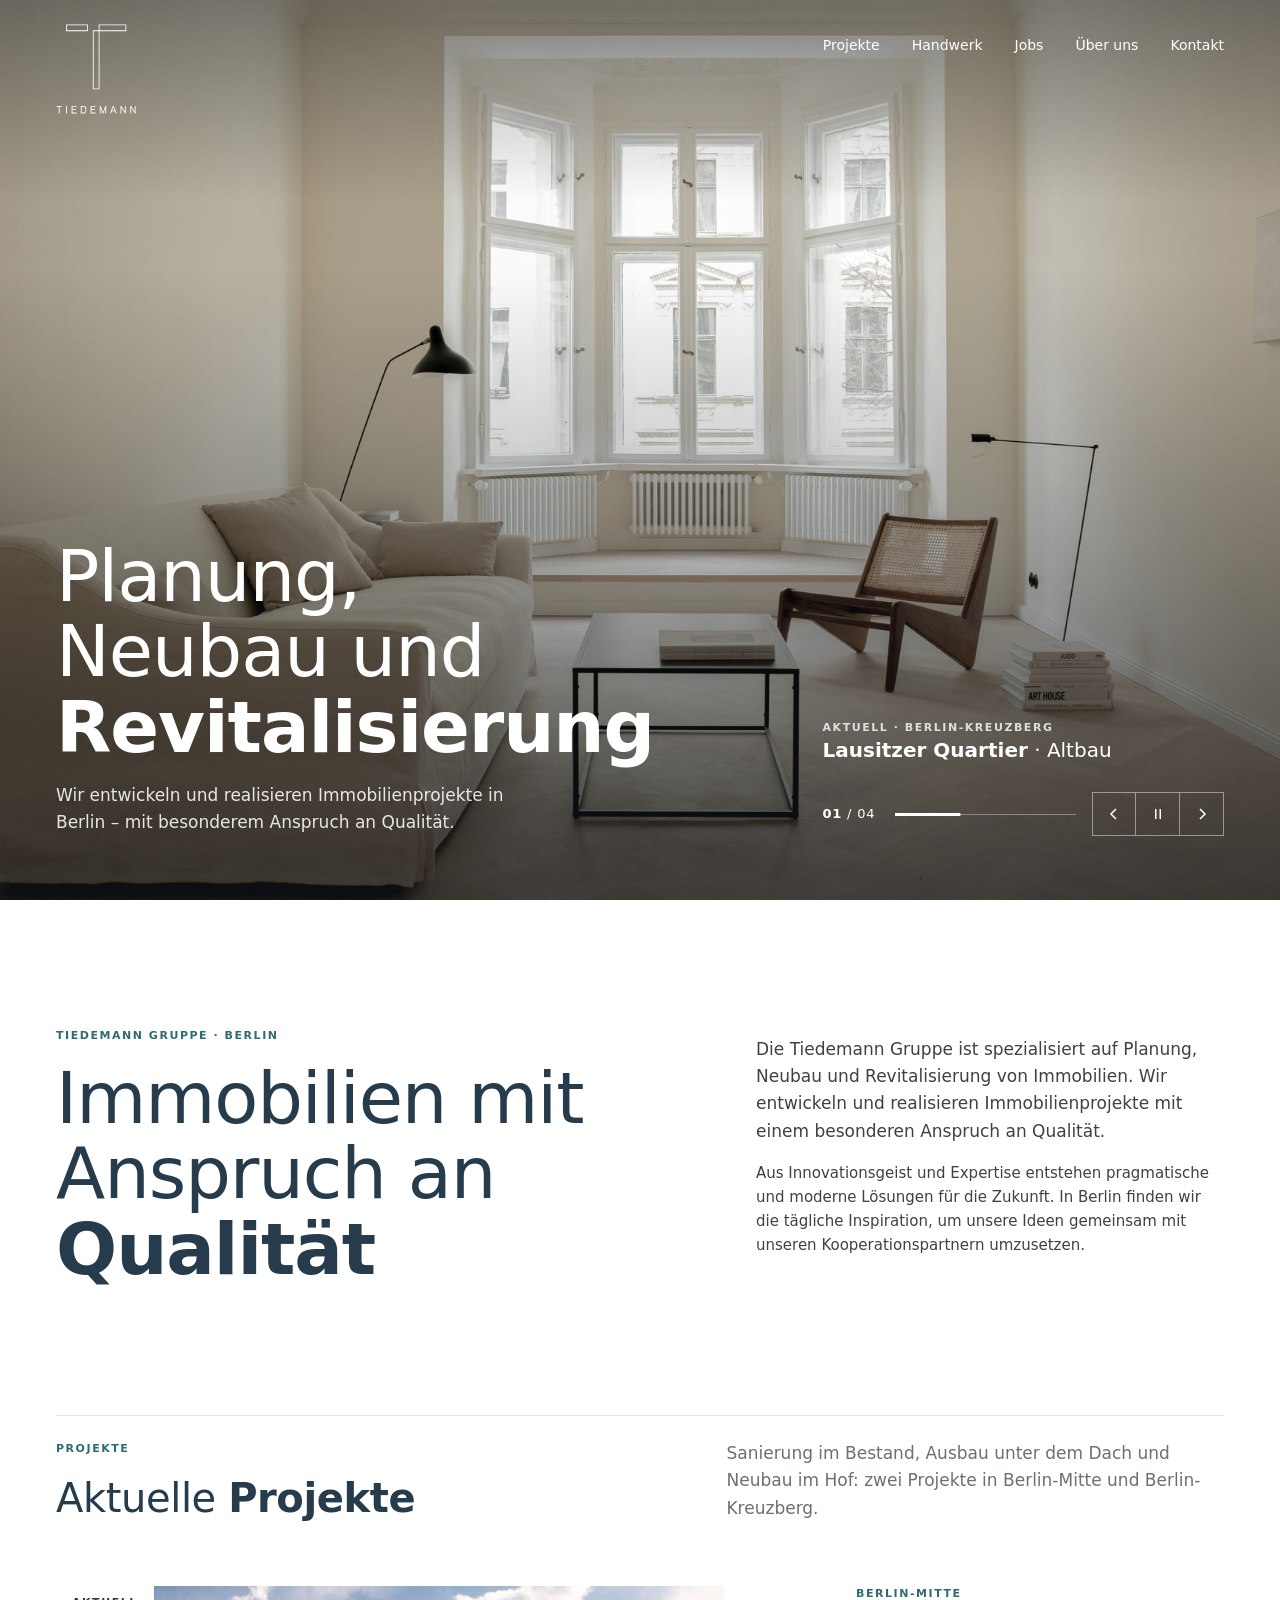
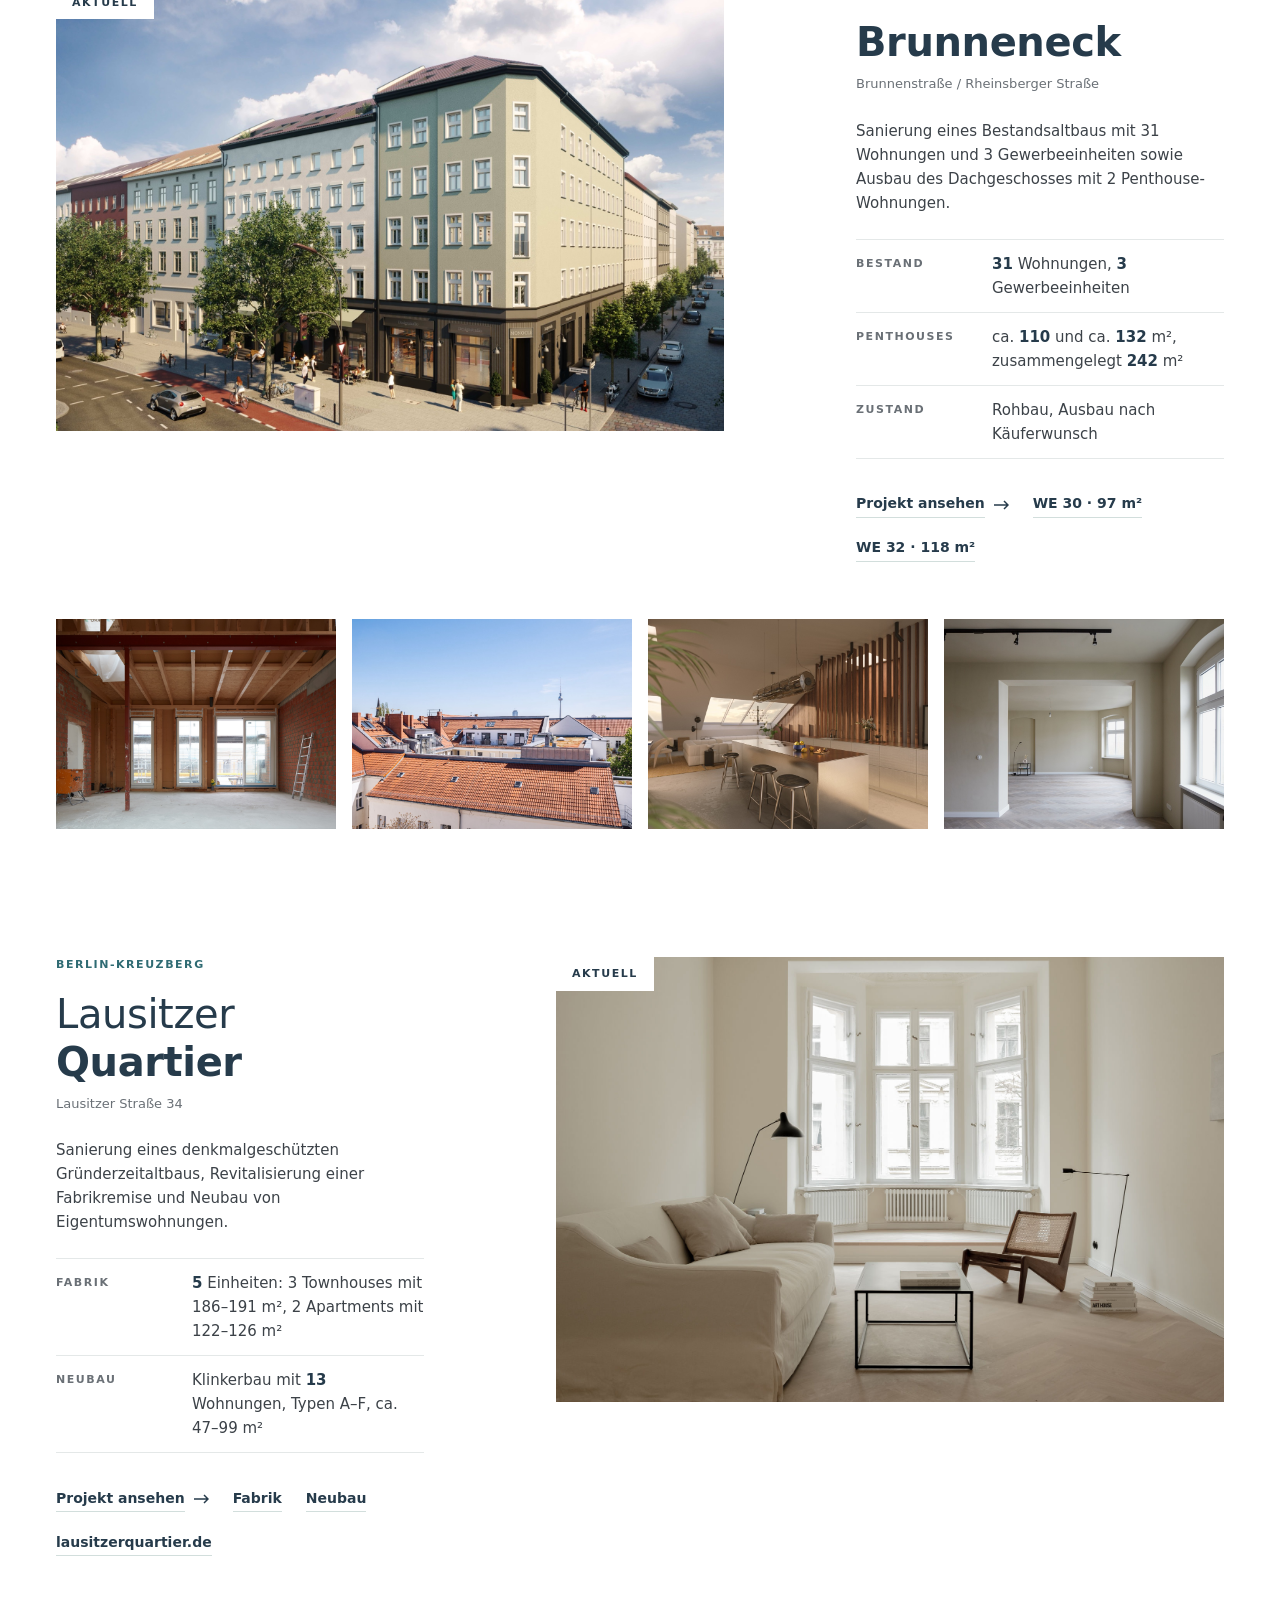
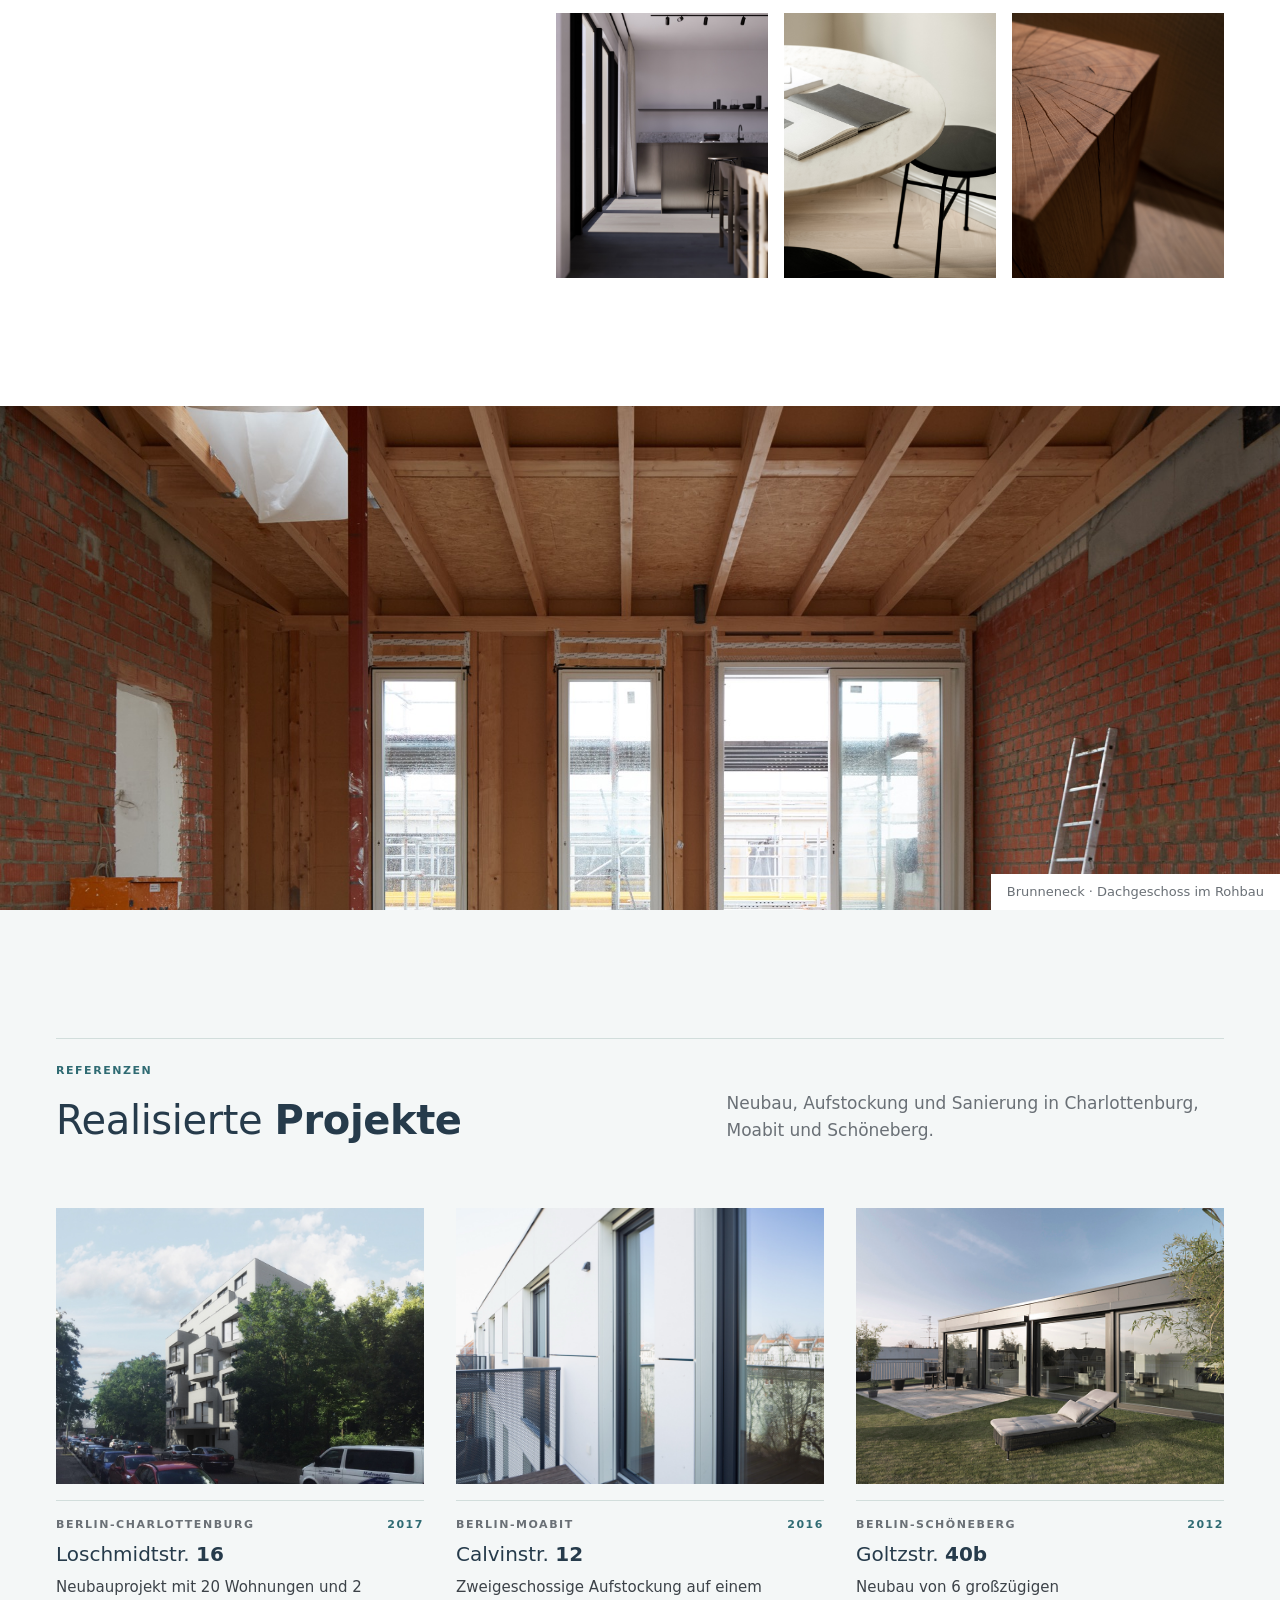
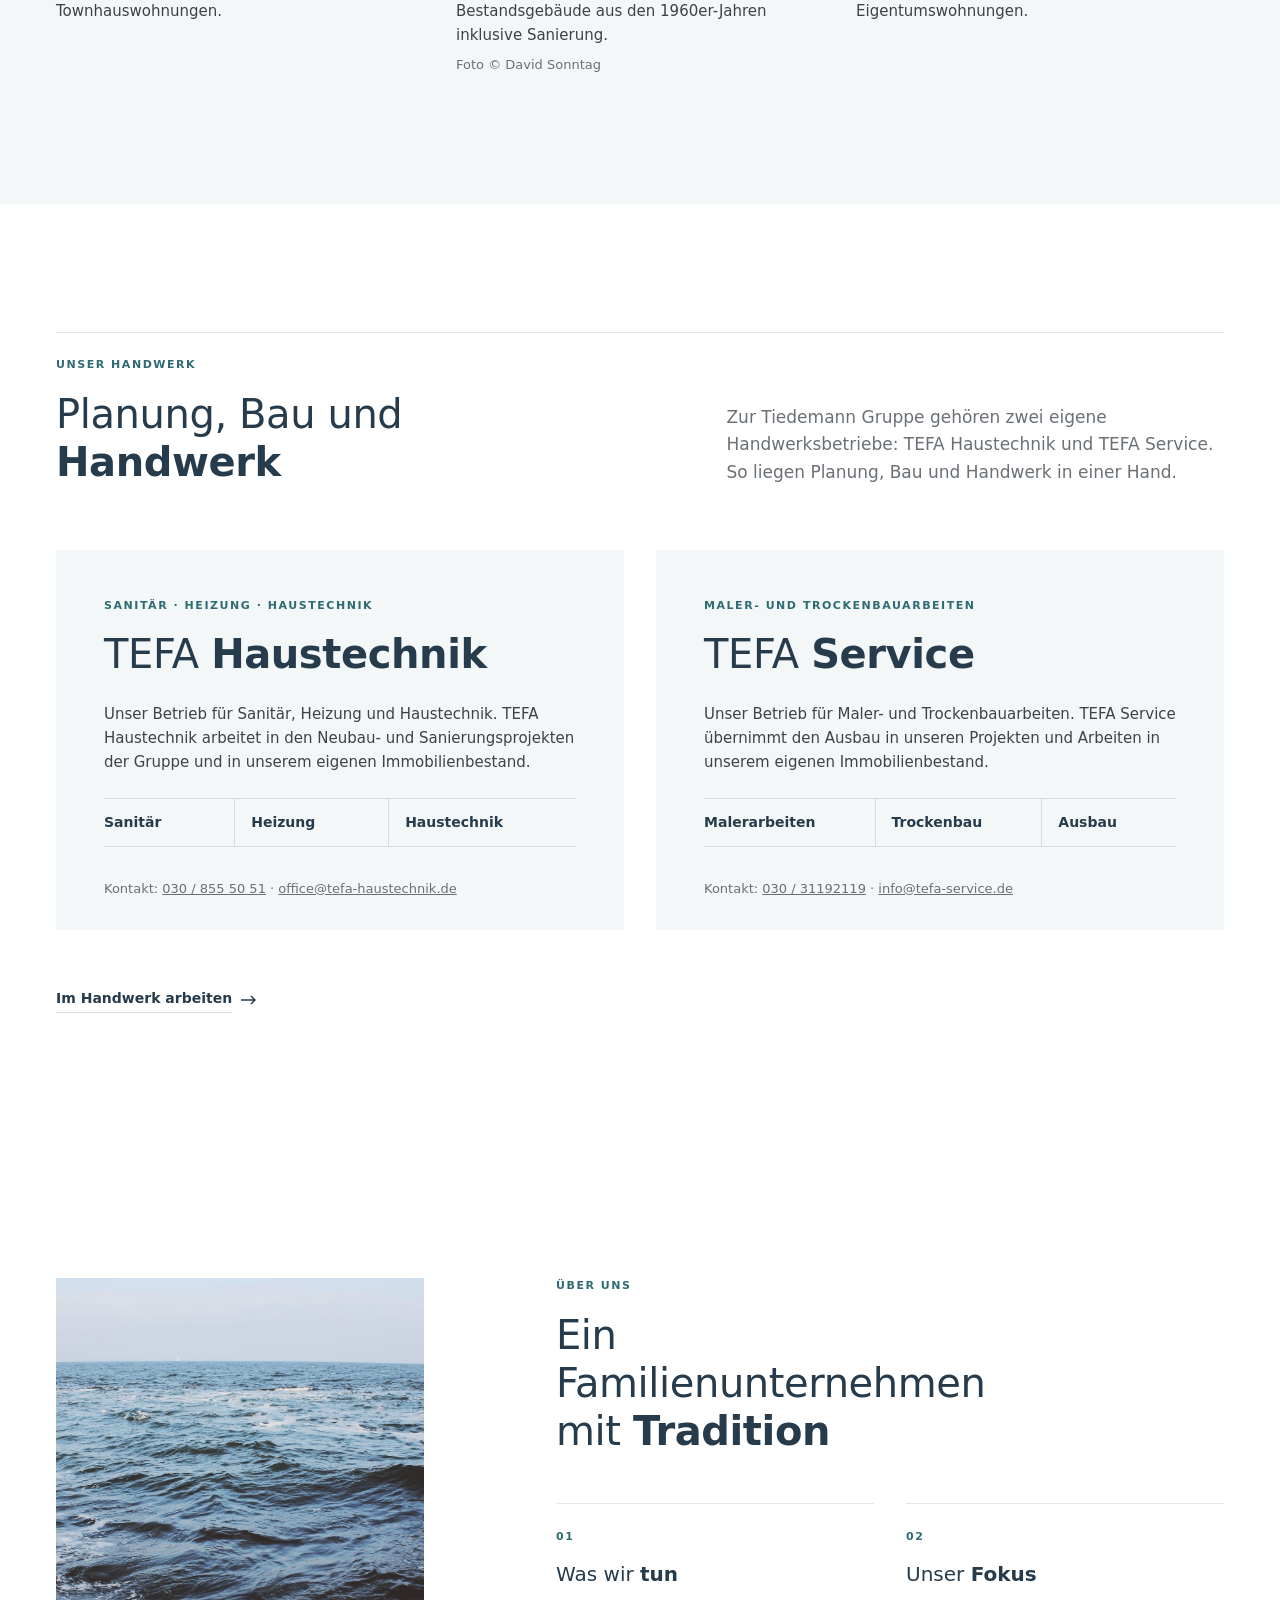
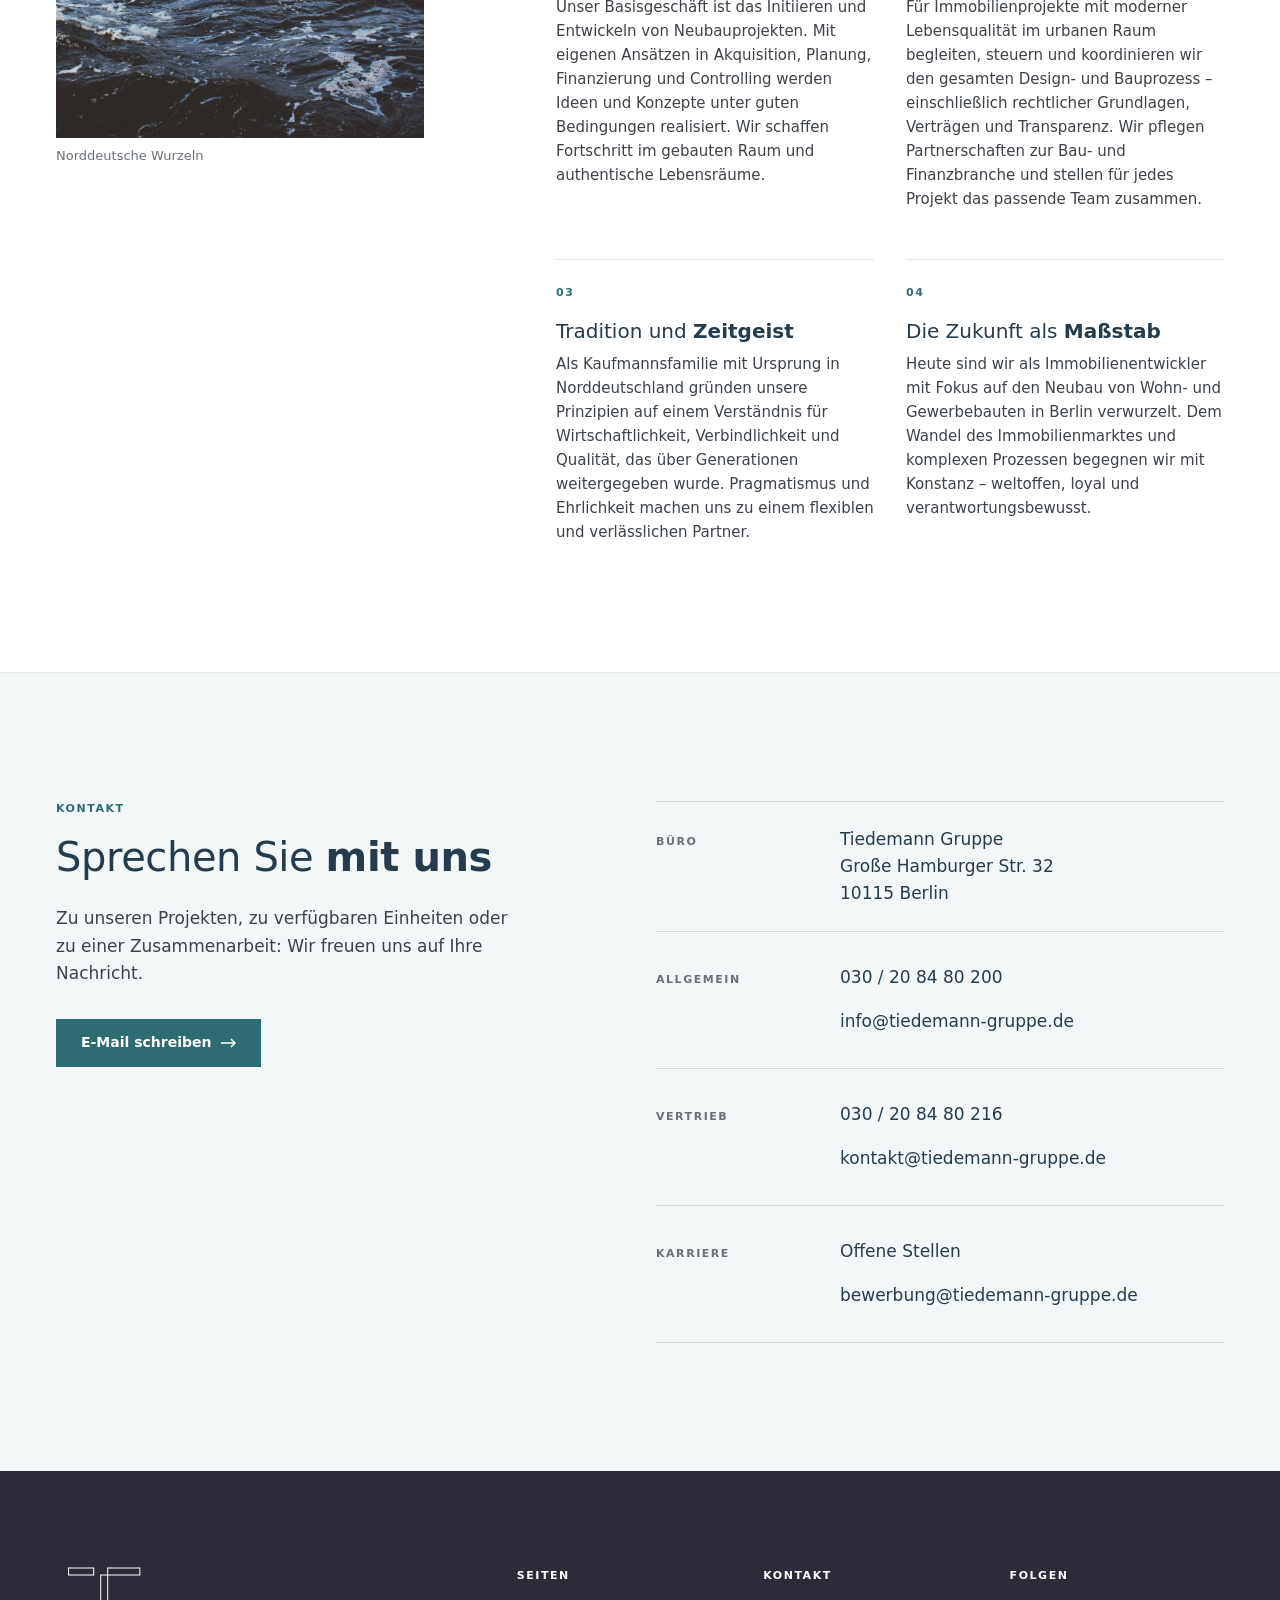
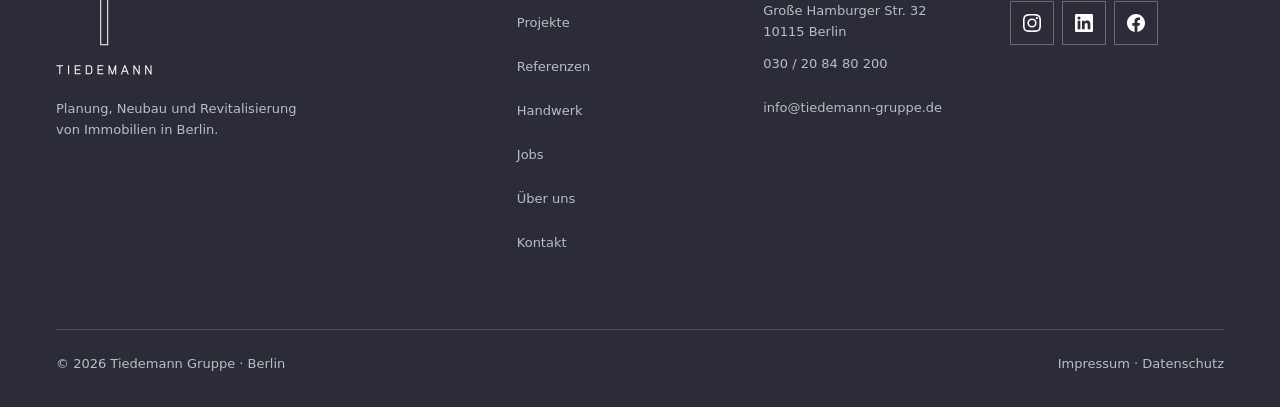
<file: index.html>
<!DOCTYPE html>
<html lang="de">
<head>
<meta charset="UTF-8">
<meta name="viewport" content="width=device-width, initial-scale=1">
<title>Tiedemann Gruppe | Projektentwicklung und Neubau in Berlin</title>
<meta name="description" content="Familienunternehmen für Projektentwicklung, Neubau und Revitalisierung in Berlin. Aktuell: Brunneneck in Mitte und Lausitzer Quartier in Kreuzberg.">
<link rel="canonical" href="https://www.tiedemann-gruppe.de/">
<link rel="icon" href="favicon.ico" sizes="any">
<link rel="icon" type="image/png" sizes="32x32" href="assets/icons/favicon-32.png">
<link rel="apple-touch-icon" href="apple-touch-icon.png">
<meta name="theme-color" content="#263b4b">
<meta property="og:type" content="website">
<meta property="og:locale" content="de_DE">
<meta property="og:site_name" content="Tiedemann Gruppe">
<meta property="og:title" content="Tiedemann Gruppe | Projektentwicklung und Neubau in Berlin">
<meta property="og:description" content="Familienunternehmen für Projektentwicklung, Neubau und Revitalisierung in Berlin. Aktuell: Brunneneck in Mitte und Lausitzer Quartier in Kreuzberg.">
<meta property="og:url" content="https://www.tiedemann-gruppe.de/">
<meta property="og:image" content="https://www.tiedemann-gruppe.de/assets/og/startseite.jpg">
<meta property="og:image:width" content="1200">
<meta property="og:image:height" content="630">
<meta property="og:image:alt" content="Sanierte Altbauwohnung mit Erkerfenster im Lausitzer Quartier">
<meta name="twitter:card" content="summary_large_image">
<script type="application/ld+json">
{
 "@context": "https://schema.org",
 "@graph": [
  {
   "@type": "Organization",
   "@id": "https://www.tiedemann-gruppe.de/#organisation",
   "name": "Tiedemann Gruppe",
   "legalName": "Tiedemann Projekt GmbH",
   "url": "https://www.tiedemann-gruppe.de/",
   "logo": "https://www.tiedemann-gruppe.de/assets/icons/icon-512.png",
   "email": "info@tiedemann-gruppe.de",
   "telephone": "+49 30 20848200",
   "address": {
    "@type": "PostalAddress",
    "streetAddress": "Große Hamburger Straße 32",
    "postalCode": "10115",
    "addressLocality": "Berlin",
    "addressCountry": "DE"
   },
   "sameAs": [
    "https://www.instagram.com/tiedemann_gruppe/",
    "https://www.linkedin.com/company/tiedemann-gruppe/",
    "https://www.facebook.com/tiedemanngruppe"
   ]
  },
  {
   "@type": "WebSite",
   "@id": "https://www.tiedemann-gruppe.de/#website",
   "url": "https://www.tiedemann-gruppe.de/",
   "name": "Tiedemann Gruppe",
   "inLanguage": "de-DE",
   "publisher": {
    "@id": "https://www.tiedemann-gruppe.de/#organisation"
   }
  }
 ]
}
</script>
<link rel="stylesheet" href="assets/site.css?v=8">
</head>
<body>
<a class="skip" href="#inhalt">Zum Inhalt springen</a>

<header class="hdr" id="hdr">
  <div class="wrap hdr-in">
    <a class="brand-text" href="#start" tabindex="-1" aria-hidden="true"><img src="assets/logos/logo-zeichen.svg?v=2" alt="Tiedemann Gruppe" width="41" height="44"></a>
    <button class="menu-btn" type="button" aria-expanded="false" aria-controls="nav" aria-label="Menü öffnen"><span></span></button>
    <nav class="nav" id="nav" aria-label="Hauptnavigation">
      <a href="#projekte">Projekte</a>
      <a href="#handwerk">Handwerk</a>
      <a href="jobs.html">Jobs</a>
      <a href="#ueber-uns">Über uns</a>
      <a href="#kontakt">Kontakt</a>
    </nav>
  </div>
</header>

<main id="inhalt">

<!-- ===== Hero ===== -->
<section class="hero on-photo" id="start" aria-roledescription="Karussell" aria-label="Projekte der Tiedemann Gruppe">
  <div class="slides" id="slides" aria-live="off">
    <div class="slide is-active" role="group" aria-roledescription="Bild" aria-label="1 von 4">
      <img src="assets/projekte/lausitzer-altbau-wohnzimmer.jpg" width="1728" height="1333" style="object-position:50% 60%" fetchpriority="high" alt="Sanierte Altbauwohnung mit Erkerfenster, hellem Parkett und Sofa">
    </div>
    <div class="slide" role="group" aria-roledescription="Bild" aria-label="2 von 4">
      <img src="assets/projekte/altbau-stuckfassade.jpg" width="2000" height="1111" style="object-position:50% 40%" alt="Restaurierte Gründerzeitfassade mit Stuckornamenten und Erker">
    </div>
    <div class="slide" role="group" aria-roledescription="Bild" aria-label="3 von 4">
      <img src="assets/projekte/loschmidtstrasse-16.jpg" width="2000" height="2000" style="object-position:55% 32%" alt="Neubau Loschmidtstraße 16 mit hellem Putz und Balkonen zwischen Straßenbäumen">
    </div>
    <div class="slide" role="group" aria-roledescription="Bild" aria-label="4 von 4">
      <img src="assets/projekte/goltzstrasse-40b-fassade.jpg" width="2000" height="1100" style="object-position:50% 40%" alt="Neubau Goltzstraße 40b mit dunkler Plattenfassade und Balkonen neben einem Altbau">
    </div>
  </div>

  <div class="hero-logo">
    <div class="wrap"><a href="#start" aria-label="Tiedemann Gruppe, Startseite"><img src="assets/logos/logo-weiss.svg" alt="Tiedemann Gruppe" width="72" height="81"></a></div>
  </div>

  <div class="hero-content">
    <div class="wrap hero-grid">
      <div>
        <h1 class="display">Planung, Neubau und <em>Revitalisierung</em></h1>
        <p class="hero-lead">Wir entwickeln und realisieren Immobilienprojekte in Berlin – mit besonderem Anspruch an Qualität.</p>
      </div>
      <div class="hero-side">
        <div class="cap" aria-live="polite">
          <div class="cap-item is-active"><a href="https://www.lausitzerquartier.de/"><span class="label">Aktuell · Berlin-Kreuzberg</span><strong><em>Lausitzer Quartier</em> · Altbau</strong></a></div>
          <div class="cap-item"><a href="#unternehmen"><span class="label">Revitalisierung · Berlin</span><strong><em>Altbau</em> · Stuckfassade</strong></a></div>
          <div class="cap-item"><a href="#ref-loschmidt"><span class="label">2017 · Berlin-Charlottenburg</span><strong><em>Loschmidtstr. 16</em> · Neubau</strong></a></div>
          <div class="cap-item"><a href="#ref-goltz"><span class="label">2012 · Berlin-Schöneberg</span><strong><em>Goltzstr. 40b</em> · Neubau</strong></a></div>
        </div>
        <div class="ctrl">
          <span class="count" aria-hidden="true"><b id="cnt">01</b> / 04</span>
          <span class="progress" aria-hidden="true"><i id="prog"></i></span>
          <div class="ctrl-btns">
            <button type="button" id="prev" aria-label="Vorheriges Bild"><svg viewBox="0 0 16 16" fill="none" aria-hidden="true"><path d="M10 3L5 8l5 5" stroke="currentColor" stroke-width="1.5"/></svg></button>
            <button type="button" id="play" aria-label="Automatischen Wechsel anhalten"><svg class="icon-pause" viewBox="0 0 16 16" aria-hidden="true"><path d="M5 3h1.5v10H5zM9.5 3H11v10H9.5z" fill="currentColor"/></svg><svg class="icon-play" viewBox="0 0 16 16" aria-hidden="true"><path d="M5 3l8 5-8 5z" fill="currentColor"/></svg></button>
            <button type="button" id="next" aria-label="Nächstes Bild"><svg viewBox="0 0 16 16" fill="none" aria-hidden="true"><path d="M6 3l5 5-5 5" stroke="currentColor" stroke-width="1.5"/></svg></button>
          </div>
        </div>
      </div>
    </div>
  </div>
</section>

<!-- ===== Intro ===== -->
<section class="section" id="unternehmen" aria-labelledby="u-title">
  <div class="wrap intro-grid">
    <div class="intro-head reveal">
      <span class="label" style="margin-bottom:var(--s2)">Tiedemann Gruppe · Berlin</span>
      <h2 class="display intro-statement" id="u-title">Immobilien mit Anspruch an <em>Qualität</em></h2>
    </div>
    <div class="intro-body reveal">
      <p class="lead">Die Tiedemann Gruppe ist spezialisiert auf Planung, Neubau und Revitalisierung von Immobilien. Wir entwickeln und realisieren Immobilienprojekte mit einem besonderen Anspruch an Qualität.</p>
      <p>Aus Innovationsgeist und Expertise entstehen pragmatische und moderne Lösungen für die Zukunft. In Berlin finden wir die tägliche Inspiration, um unsere Ideen gemeinsam mit unseren Kooperationspartnern umzusetzen.</p>
    </div>
  </div>
</section>

<!-- ===== Aktuelle Projekte ===== -->
<section class="section" id="projekte" aria-labelledby="p-title" style="padding-top:0">
  <div class="wrap">
    <div class="sec-head reveal">
      <div>
        <span class="label">Projekte</span>
        <h2 class="h1" id="p-title">Aktuelle <em>Projekte</em></h2>
      </div>
      <p class="lead">Sanierung im Bestand, Ausbau unter dem Dach und Neubau im Hof: zwei Projekte in Berlin-Mitte und Berlin-Kreuzberg.</p>
    </div>

    <!-- Brunneneck -->
    <article class="feature" aria-labelledby="bru-title">
      <a class="feature-media reveal" href="https://brunneneckberlin.de/" aria-label="Brunneneck – Projekt ansehen">
        <img src="assets/projekte/brunneneck-strasse.jpg" width="2000" height="1239" loading="lazy" style="object-position:60% 50%" alt="Visualisierung des Brunnenecks an der Brunnenstraße, Ecke Rheinsberger Straße">
        <span class="tag">Aktuell</span>
      </a>
      <div class="feature-text reveal">
        <span class="label">Berlin-Mitte</span>
        <h3 class="h1" id="bru-title"><em>Brunneneck</em></h3>
        <p class="addr">Brunnenstraße / Rheinsberger Straße</p>
        <p class="desc">Sanierung eines Bestandsaltbaus mit 31 Wohnungen und 3 Gewerbeeinheiten sowie Ausbau des Dachgeschosses mit 2 Penthouse-Wohnungen.</p>
        <dl class="kv">
          <div><dt>Bestand</dt><dd><em>31</em> Wohnungen, <em>3</em> Gewerbeeinheiten</dd></div>
          <div><dt>Penthouses</dt><dd>ca. <em>110</em> und ca. <em>132</em> m², zusammengelegt <em>242</em> m²</dd></div>
          <div><dt>Zustand</dt><dd>Rohbau, Ausbau nach Käuferwunsch</dd></div>
        </dl>
        <div class="links">
          <a class="link" href="https://brunneneckberlin.de/"><span>Projekt ansehen</span><svg class="arrow" viewBox="0 0 16 10" fill="none" aria-hidden="true"><path d="M11 1l4 4-4 4M1 5h14" stroke="currentColor" stroke-width="1.5"/></svg></a>
          <a class="link" href="https://brunneneckberlin.de/wohnung-30.html"><span>WE 30 · 97 m²</span></a>
          <a class="link" href="https://brunneneckberlin.de/wohnung-32.html"><span>WE 32 · 118 m²</span></a>
        </div>
      </div>
      <ul class="gallery reveal" data-gallery="Brunneneck">
        <li><button class="g-item" type="button" data-full="assets/projekte/brunneneck-rohbau-hero.jpg" data-cap="Brunneneck · Dachgeschoss im Rohbau"><img src="assets/projekte/brunneneck-rohbau-hero.jpg" width="1920" height="1280" loading="lazy" alt="Dachgeschoss im Rohbau mit Holzbalkendecke und Ziegelwänden"></button></li>
        <li><button class="g-item" type="button" data-full="assets/projekte/brunneneck-ausblick-fernseh.jpg" data-cap="Brunneneck · Blick vom Dach zum Fernsehturm"><img src="assets/projekte/brunneneck-ausblick-fernseh.jpg" width="1920" height="1279" loading="lazy" style="object-position:65% 50%" alt="Blick über die Dächer zum Fernsehturm"></button></li>
        <li><button class="g-item" type="button" data-full="assets/projekte/brunneneck-wohnzimmer1.jpg" data-cap="Brunneneck · Penthouse, Visualisierung"><img src="assets/projekte/brunneneck-wohnzimmer1.jpg" width="1200" height="675" loading="lazy" alt="Visualisierung eines Wohnbereichs mit Küchenblock und Holzlamellen unter dem Dach"></button></li>
        <li><button class="g-item" type="button" data-full="assets/projekte/brunneneck-bestand-we32.jpg" data-cap="Brunneneck · Sanierte Altbauwohnung"><img src="assets/projekte/brunneneck-bestand-we32.jpg" width="1200" height="800" loading="lazy" alt="Sanierte, leere Altbauwohnung mit hohen Fenstern"></button></li>
      </ul>
    </article>

    <!-- Lausitzer Quartier -->
    <article class="feature feature--rev" aria-labelledby="lau-title">
      <a class="feature-media reveal" href="https://www.lausitzerquartier.de/" aria-label="Lausitzer Quartier – Projekt ansehen">
        <img src="assets/projekte/lausitzer-altbau-wohnzimmer.jpg" width="1728" height="1333" loading="lazy" style="object-position:50% 60%" alt="Sanierte Altbauwohnung im Lausitzer Quartier mit Erkerfenster und hellem Parkett">
        <span class="tag">Aktuell</span>
      </a>
      <div class="feature-text reveal">
        <span class="label">Berlin-Kreuzberg</span>
        <h3 class="h1" id="lau-title">Lausitzer <em>Quartier</em></h3>
        <p class="addr">Lausitzer Straße 34</p>
        <p class="desc">Sanierung eines denkmalgeschützten Gründerzeitaltbaus, Revitalisierung einer Fabrikremise und Neubau von Eigentumswohnungen.</p>
        <dl class="kv">
          <div><dt>Fabrik</dt><dd><em>5</em> Einheiten: 3 Townhouses mit 186–191 m², 2 Apartments mit 122–126 m²</dd></div>
          <div><dt>Neubau</dt><dd>Klinkerbau mit <em>13</em> Wohnungen, Typen A–F, ca. 47–99 m²</dd></div>
        </dl>
        <div class="links">
          <a class="link" href="https://www.lausitzerquartier.de/"><span>Projekt ansehen</span><svg class="arrow" viewBox="0 0 16 10" fill="none" aria-hidden="true"><path d="M11 1l4 4-4 4M1 5h14" stroke="currentColor" stroke-width="1.5"/></svg></a>
          <a class="link" href="https://www.lausitzerquartier.de/fabrik/"><span>Fabrik</span></a>
          <a class="link" href="https://www.lausitzerquartier.de/neubau/"><span>Neubau</span></a>
          <a class="link" href="https://www.lausitzerquartier.de/" rel="noopener"><span>lausitzerquartier.de</span></a>
        </div>
      </div>
      <ul class="gallery gallery--3 reveal" data-gallery="Lausitzer Quartier">
        <li><button class="g-item" type="button" data-full="assets/projekte/lausitzer-neubau.jpg" data-cap="Lausitzer Quartier · Neubau, Küche (Visualisierung)"><img src="assets/projekte/lausitzer-neubau.jpg" width="1300" height="2000" loading="lazy" style="object-position:50% 55%" alt="Visualisierung einer Küche im Neubau mit dunkler Front und raumhohen Fenstern"></button></li>
        <li><button class="g-item" type="button" data-full="assets/projekte/lausitzer-quartier-1.jpg" data-cap="Lausitzer Quartier · Interior-Detail"><img src="assets/projekte/lausitzer-quartier-1.jpg" width="1333" height="2000" loading="lazy" style="object-position:50% 35%" alt="Runder Marmortisch mit Hocker auf hellem Holzboden"></button></li>
        <li><button class="g-item" type="button" data-full="assets/projekte/lausitzer-quartier-2.jpg" data-cap="Lausitzer Quartier · Detail"><img src="assets/projekte/lausitzer-quartier-2.jpg" width="1333" height="2000" loading="lazy" style="object-position:50% 40%" alt="Holzblock im Streiflicht, Detailaufnahme"></button></li>
      </ul>
    </article>
  </div>
</section>

<!-- ===== Band ===== -->
<figure class="band reveal">
  <img src="assets/projekte/brunneneck-rohbau-hero.jpg" width="1920" height="1280" loading="lazy" alt="Rohbau im Dachgeschoss des Brunnenecks: offene Holzbalkendecke, Ziegelwände und Fensteröffnungen">
  <figcaption>Brunneneck · Dachgeschoss im Rohbau</figcaption>
</figure>

<!-- ===== Referenzen ===== -->
<section class="section refs" id="referenzen" aria-labelledby="r-title">
  <div class="wrap">
    <div class="sec-head reveal" style="border-top-color:var(--blue-grey)">
      <div>
        <span class="label">Referenzen</span>
        <h2 class="h1" id="r-title">Realisierte <em>Projekte</em></h2>
      </div>
      <p class="lead">Neubau, Aufstockung und Sanierung in Charlottenburg, Moabit und Schöneberg.</p>
    </div>

    <ul class="ref-grid" data-gallery="Referenzen">
      <li class="ref reveal" id="ref-loschmidt">
        <button class="g-item" type="button" data-full="assets/projekte/loschmidtstrasse-16.jpg" data-cap="Loschmidtstr. 16 · Berlin-Charlottenburg · 2017"><img src="assets/projekte/loschmidtstrasse-16.jpg" width="2000" height="2000" loading="lazy" style="object-position:55% 35%" alt="Neubau Loschmidtstraße 16 mit Balkonen, daneben Straßenbäume"></button>
        <div class="ref-meta"><span class="label">Berlin-Charlottenburg</span><span class="label year">2017</span></div>
        <h3 class="h2">Loschmidtstr. <em>16</em></h3>
        <p>Neubauprojekt mit 20 Wohnungen und 2 Townhauswohnungen.</p>
      </li>
      <li class="ref reveal" id="ref-calvin">
        <button class="g-item" type="button" data-full="assets/projekte/calvinstrasse-12.jpg" data-cap="Calvinstr. 12 · Berlin-Moabit · 2016 · © David Sonntag"><img src="assets/projekte/calvinstrasse-12.jpg" width="2000" height="1333" loading="lazy" alt="Weiße Fassade der Aufstockung Calvinstraße 12 mit bodentiefen Fenstern und Balkon"></button>
        <div class="ref-meta"><span class="label">Berlin-Moabit</span><span class="label year">2016</span></div>
        <h3 class="h2">Calvinstr. <em>12</em></h3>
        <p>Zweigeschossige Aufstockung auf einem Bestandsgebäude aus den 1960er-Jahren inklusive Sanierung.</p>
        <span class="credit">Foto © David Sonntag</span>
      </li>
      <li class="ref reveal" id="ref-goltz">
        <button class="g-item" type="button" data-full="assets/projekte/goltzstrasse-40b.jpg" data-cap="Goltzstr. 40b · Berlin-Schöneberg · 2012"><img src="assets/projekte/goltzstrasse-40b.jpg" width="850" height="638" loading="lazy" alt="Dachgarten mit Rasen, Liege und verglastem Dachaufbau in der Goltzstraße 40b"></button>
        <div class="ref-meta"><span class="label">Berlin-Schöneberg</span><span class="label year">2012</span></div>
        <h3 class="h2">Goltzstr. <em>40b</em></h3>
        <p>Neubau von 6 großzügigen Eigentumswohnungen.</p>
      </li>
    </ul>
  </div>
</section>

<!-- ===== Unser Handwerk · TEFA ===== -->
<section class="section" id="handwerk" aria-labelledby="h-title">
  <div class="wrap">
    <div class="sec-head reveal">
      <div>
        <span class="label">Unser Handwerk</span>
        <h2 class="h1" id="h-title">Planung, Bau und <em>Handwerk</em></h2>
      </div>
      <p class="lead">Zur Tiedemann Gruppe gehören zwei eigene Handwerksbetriebe: TEFA Haustechnik und TEFA Service. So liegen Planung, Bau und Handwerk in einer Hand.</p>
    </div>

    <div class="craft-grid">
      <article class="craft reveal" aria-labelledby="tefa-ht">
        <div class="craft-body">
          <span class="label">Sanitär · Heizung · Haustechnik</span>
          <h3 class="h1" id="tefa-ht">TEFA <em>Haustechnik</em></h3>
          <p>Unser Betrieb für Sanitär, Heizung und Haustechnik. TEFA Haustechnik arbeitet in den Neubau- und Sanierungsprojekten der Gruppe und in unserem eigenen Immobilienbestand.</p>
          <ul class="craft-list" aria-label="Leistungsbereiche TEFA Haustechnik">
            <li>Sanitär</li><li>Heizung</li><li>Haustechnik</li>
          </ul>
          <p class="craft-contact">Kontakt: <a href="tel:+49308555051">030 / 855 50 51</a> · <a href="mailto:office@tefa-haustechnik.de">office@tefa-haustechnik.de</a></p>
        </div>
      </article>

      <!-- PRÜFEN: Leistungsbereich TEFA Service -->
      <article class="craft reveal" aria-labelledby="tefa-sv">
        <div class="craft-body">
          <span class="label">Maler- und Trockenbauarbeiten</span>
          <h3 class="h1" id="tefa-sv">TEFA <em>Service</em></h3>
          <p>Unser Betrieb für Maler- und Trockenbauarbeiten. TEFA Service übernimmt den Ausbau in unseren Projekten und Arbeiten in unserem eigenen Immobilienbestand.</p>
          <ul class="craft-list" aria-label="Leistungsbereiche TEFA Service">
            <li>Malerarbeiten</li><li>Trockenbau</li><li>Ausbau</li>
          </ul>
          <p class="craft-contact">Kontakt: <a href="tel:+493031192119">030 / 31192119</a> · <a href="mailto:info@tefa-service.de">info@tefa-service.de</a></p>
        </div>
      </article>
    </div>

    <div class="sec-cta reveal">
      <a class="link" href="jobs.html#initiativ"><span>Im Handwerk arbeiten</span><svg class="arrow" viewBox="0 0 16 10" fill="none" aria-hidden="true"><path d="M11 1l4 4-4 4M1 5h14" stroke="currentColor" stroke-width="1.5"/></svg></a>
    </div>
  </div>
</section>

<!-- ===== Über uns ===== -->
<section class="section" id="ueber-uns" aria-labelledby="a-title">
  <div class="wrap about-grid">
    <figure class="about-fig reveal">
      <img src="assets/projekte/wasser.jpg" width="2000" height="1333" loading="lazy" style="object-position:50% 50%" alt="Bewegte See mit Wellen und Gischt unter hellem Himmel">
      <figcaption>Norddeutsche Wurzeln</figcaption>
    </figure>
    <div class="about-text">
      <div class="reveal">
        <span class="label">Über uns</span>
        <h2 class="h1" id="a-title">Ein Familienunternehmen mit <em>Tradition</em></h2>
      </div>
      <div class="pillars">
        <article class="pillar reveal">
          <span class="num">01</span>
          <h3 class="h2">Was wir <em>tun</em></h3>
          <p>Unser Basisgeschäft ist das Initiieren und Entwickeln von Neubauprojekten. Mit eigenen Ansätzen in Akquisition, Planung, Finanzierung und Controlling werden Ideen und Konzepte unter guten Bedingungen realisiert. Wir schaffen Fortschritt im gebauten Raum und authentische Lebensräume.</p>
        </article>
        <article class="pillar reveal">
          <span class="num">02</span>
          <h3 class="h2">Unser <em>Fokus</em></h3>
          <p>Für Immobilienprojekte mit moderner Lebensqualität im urbanen Raum begleiten, steuern und koordinieren wir den gesamten Design- und Bauprozess – einschließlich rechtlicher Grundlagen, Verträgen und Transparenz. Wir pflegen Partnerschaften zur Bau- und Finanzbranche und stellen für jedes Projekt das passende Team zusammen.</p>
        </article>
        <article class="pillar reveal">
          <span class="num">03</span>
          <h3 class="h2">Tradition und <em>Zeitgeist</em></h3>
          <p>Als Kaufmannsfamilie mit Ursprung in Norddeutschland gründen unsere Prinzipien auf einem Verständnis für Wirtschaftlichkeit, Verbindlichkeit und Qualität, das über Generationen weitergegeben wurde. Pragmatismus und Ehrlichkeit machen uns zu einem flexiblen und verlässlichen Partner.</p>
        </article>
        <article class="pillar reveal">
          <span class="num">04</span>
          <h3 class="h2">Die Zukunft als <em>Maßstab</em></h3>
          <p>Heute sind wir als Immobilienentwickler mit Fokus auf den Neubau von Wohn- und Gewerbebauten in Berlin verwurzelt. Dem Wandel des Immobilienmarktes und komplexen Prozessen begegnen wir mit Konstanz – weltoffen, loyal und verantwortungsbewusst.</p>
        </article>
      </div>
    </div>
  </div>
</section>

<!-- ===== Kontakt ===== -->
<section class="section contact" id="kontakt" aria-labelledby="k-title">
  <div class="wrap contact-grid">
    <div class="contact-head reveal">
      <span class="label">Kontakt</span>
      <h2 class="h1" id="k-title">Sprechen Sie <em>mit uns</em></h2>
      <p class="lead">Zu unseren Projekten, zu verfügbaren Einheiten oder zu einer Zusammenarbeit: Wir freuen uns auf Ihre Nachricht.</p>
      <a class="btn btn--accent" href="mailto:info@tiedemann-gruppe.de">E-Mail schreiben <svg class="arrow" viewBox="0 0 16 10" fill="none" aria-hidden="true"><path d="M11 1l4 4-4 4M1 5h14" stroke="currentColor" stroke-width="1.5"/></svg></a>
    </div>
    <dl class="contact-list reveal">
      <div><dt>Büro</dt><dd><address>Tiedemann Gruppe<br>Große Hamburger Str. 32<br>10115 Berlin</address></dd></div>
      <div><dt>Allgemein</dt><dd><a href="tel:+493020848200">030 / 20 84 80 200</a><a href="mailto:info@tiedemann-gruppe.de">info@tiedemann-gruppe.de</a></dd></div>
      <div><dt>Vertrieb</dt><dd><a href="tel:+4930208480216">030 / 20 84 80 216</a><a href="mailto:kontakt@tiedemann-gruppe.de">kontakt@tiedemann-gruppe.de</a></dd></div>
      <div><dt>Karriere</dt><dd><a href="jobs.html">Offene Stellen</a><a href="mailto:bewerbung@tiedemann-gruppe.de">bewerbung@tiedemann-gruppe.de</a></dd></div>
    </dl>
  </div>
</section>

</main>

<footer class="footer">
  <div class="wrap">
    <div class="footer-grid">
      <div>
        <a class="footer-logo" href="#start" aria-label="Tiedemann Gruppe, zum Seitenanfang"><img src="assets/logos/logo-weiss.svg" alt="Tiedemann Gruppe" width="96" height="108"></a>
        <p class="footer-claim">Planung, Neubau und Revitalisierung von Immobilien in Berlin.</p>
      </div>
      <nav aria-label="Seiten">
        <h2>Seiten</h2>
        <ul>
          <li><a href="#projekte">Projekte</a></li>
          <li><a href="#referenzen">Referenzen</a></li>
          <li><a href="#handwerk">Handwerk</a></li>
          <li><a href="jobs.html">Jobs</a></li>
          <li><a href="#ueber-uns">Über uns</a></li>
          <li><a href="#kontakt">Kontakt</a></li>
        </ul>
      </nav>
      <div>
        <h2>Kontakt</h2>
        <address>Große Hamburger Str. 32<br>10115 Berlin<br><a href="tel:+493020848200">030 / 20 84 80 200</a><br><a href="mailto:info@tiedemann-gruppe.de">info@tiedemann-gruppe.de</a></address>
      </div>
      <div>
        <h2>Folgen</h2>
        <div class="social">
          <a href="https://www.instagram.com/tiedemann_gruppe/" rel="noopener" aria-label="Instagram"><svg viewBox="0 0 24 24" aria-hidden="true"><path d="M12 2.163c3.204 0 3.584.012 4.85.07 3.252.148 4.771 1.691 4.919 4.919.058 1.265.069 1.645.069 4.849 0 3.205-.012 3.584-.069 4.849-.149 3.225-1.664 4.771-4.919 4.919-1.266.058-1.644.07-4.85.07-3.204 0-3.584-.012-4.849-.07-3.26-.149-4.771-1.699-4.919-4.92-.058-1.265-.07-1.644-.07-4.849 0-3.204.013-3.583.07-4.849.149-3.227 1.664-4.771 4.919-4.919 1.266-.057 1.645-.069 4.849-.069zM12 0C8.741 0 8.333.014 7.053.072 2.695.272.273 2.69.073 7.052.014 8.333 0 8.741 0 12c0 3.259.014 3.668.072 4.948.2 4.358 2.618 6.78 6.98 6.98C8.333 23.986 8.741 24 12 24c3.259 0 3.668-.014 4.948-.072 4.354-.2 6.782-2.618 6.979-6.98.059-1.28.073-1.689.073-4.948 0-3.259-.014-3.667-.072-4.947-.196-4.354-2.617-6.78-6.979-6.98C15.668.014 15.259 0 12 0zm0 5.838a6.162 6.162 0 100 12.324 6.162 6.162 0 000-12.324zM12 16a4 4 0 110-8 4 4 0 010 8zm6.406-11.845a1.44 1.44 0 100 2.881 1.44 1.44 0 000-2.881z"/></svg></a>
          <a href="https://www.linkedin.com/company/tiedemann-gruppe/" rel="noopener" aria-label="LinkedIn"><svg viewBox="0 0 24 24" aria-hidden="true"><path d="M20.447 20.452h-3.554v-5.569c0-1.328-.027-3.037-1.852-3.037-1.853 0-2.136 1.445-2.136 2.939v5.667H9.351V9h3.414v1.561h.046c.477-.9 1.637-1.85 3.37-1.85 3.601 0 4.267 2.37 4.267 5.455v6.286zM5.337 7.433a2.062 2.062 0 01-2.063-2.065 2.064 2.064 0 112.063 2.065zm1.782 13.019H3.555V9h3.564v11.452zM22.225 0H1.771C.792 0 0 .774 0 1.729v20.542C0 23.227.792 24 1.771 24h20.451C23.2 24 24 23.227 24 22.271V1.729C24 .774 23.2 0 22.222 0h.003z"/></svg></a>
          <a href="https://www.facebook.com/tiedemanngruppe" rel="noopener" aria-label="Facebook"><svg viewBox="0 0 24 24" aria-hidden="true"><path d="M24 12.073c0-6.627-5.373-12-12-12s-12 5.373-12 12c0 5.99 4.388 10.954 10.125 11.854v-8.385H7.078v-3.47h3.047V9.43c0-3.007 1.792-4.669 4.533-4.669 1.312 0 2.686.235 2.686.235v2.953H15.83c-1.491 0-1.956.925-1.956 1.874v2.25h3.328l-.532 3.47h-2.796v8.385C19.612 23.027 24 18.062 24 12.073z"/></svg></a>
        </div>
      </div>
    </div>
    <div class="footer-bottom">
      <span>© 2026 Tiedemann Gruppe · Berlin</span>
      <span class="footer-legal"><a href="impressum.html">Impressum</a> · <a href="impressum.html#datenschutz">Datenschutz</a></span>
    </div>
  </div>
</footer>

<dialog class="lb" id="lb" aria-label="Bildansicht">
  <div class="lb-top">
    <span class="lb-count" id="lb-count"></span>
    <button type="button" id="lb-close" aria-label="Bildansicht schließen"><svg viewBox="0 0 16 16" fill="none" aria-hidden="true"><path d="M3 3l10 10M13 3L3 13" stroke="currentColor" stroke-width="1.5"/></svg></button>
  </div>
  <div class="lb-stage"><img id="lb-img" alt=""></div>
  <div class="lb-bottom">
    <p class="lb-cap" id="lb-cap"></p>
    <div class="lb-btns">
      <button type="button" id="lb-prev" aria-label="Vorheriges Bild"><svg viewBox="0 0 16 16" fill="none" aria-hidden="true"><path d="M10 3L5 8l5 5" stroke="currentColor" stroke-width="1.5"/></svg></button>
      <button type="button" id="lb-next" aria-label="Nächstes Bild"><svg viewBox="0 0 16 16" fill="none" aria-hidden="true"><path d="M6 3l5 5-5 5" stroke="currentColor" stroke-width="1.5"/></svg></button>
    </div>
  </div>
</dialog>

<script src="assets/site.js?v=8"></script>
</body>
</html>
</file>
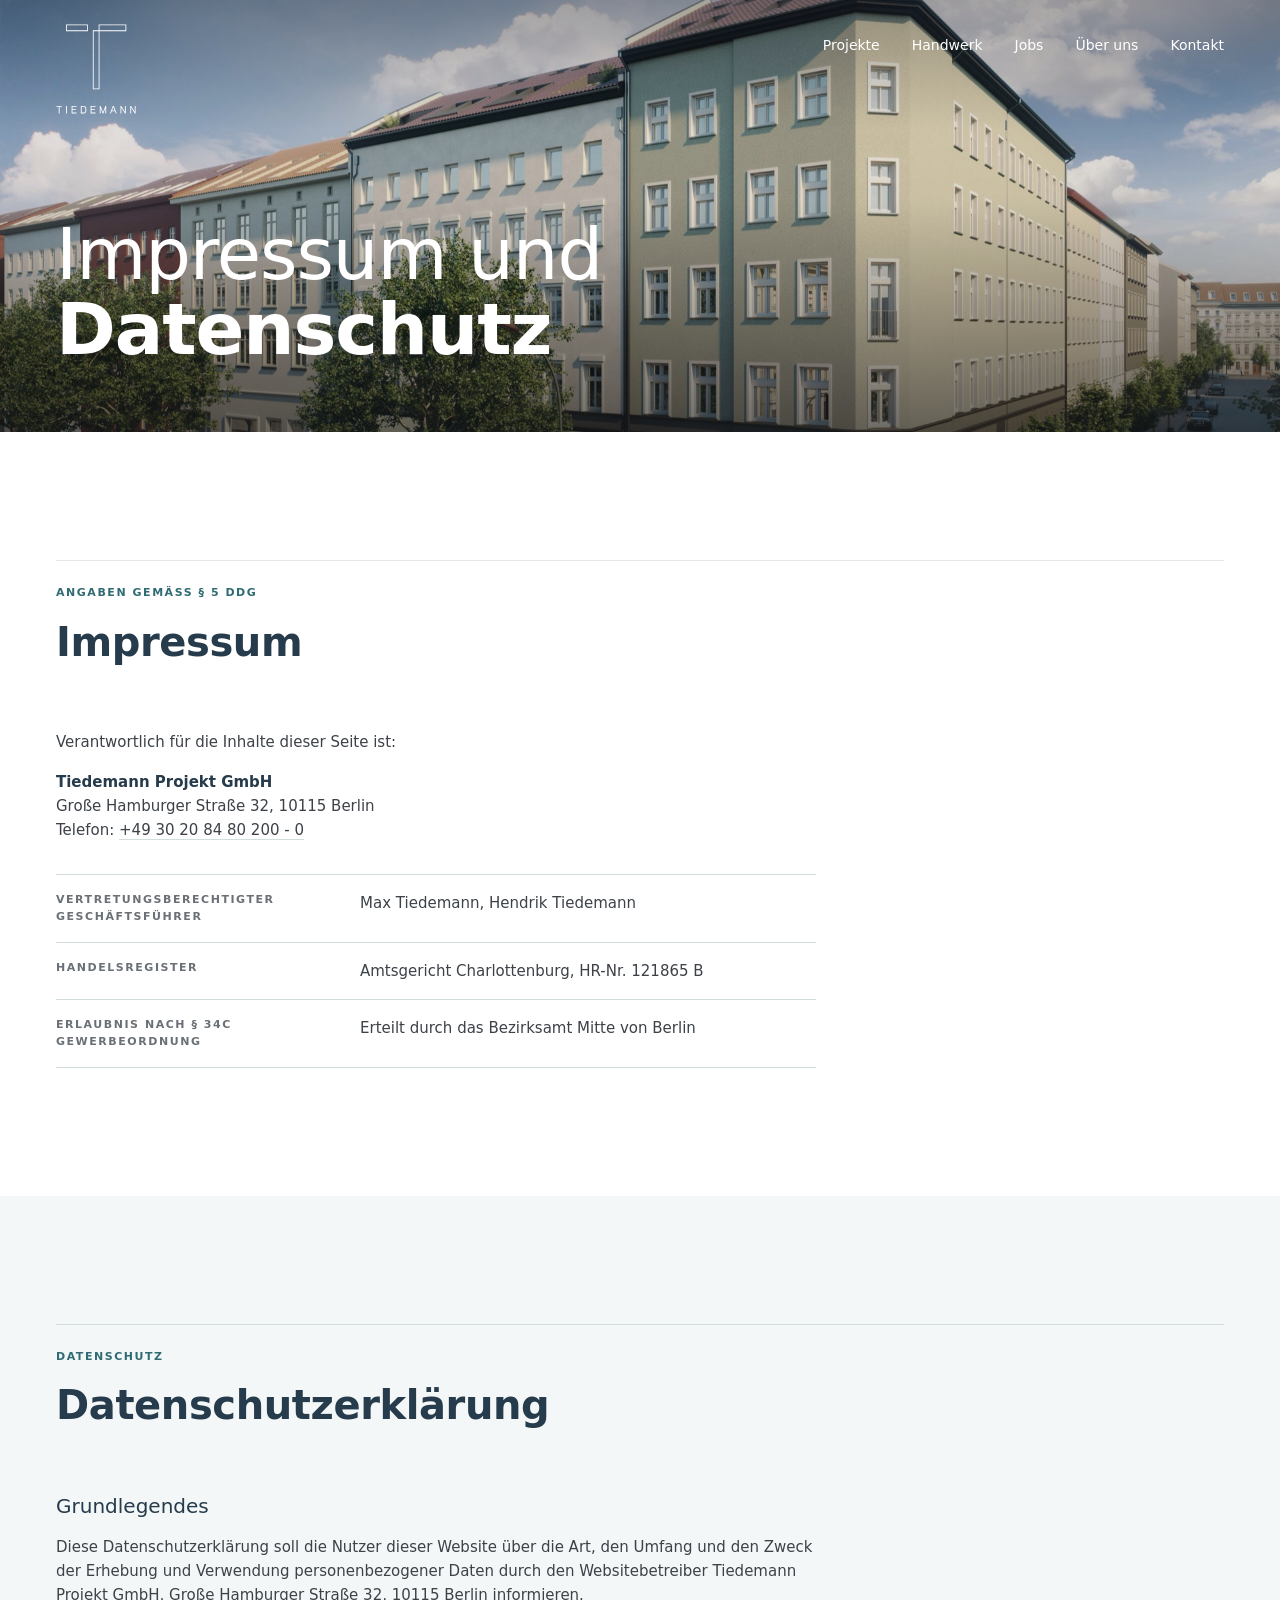
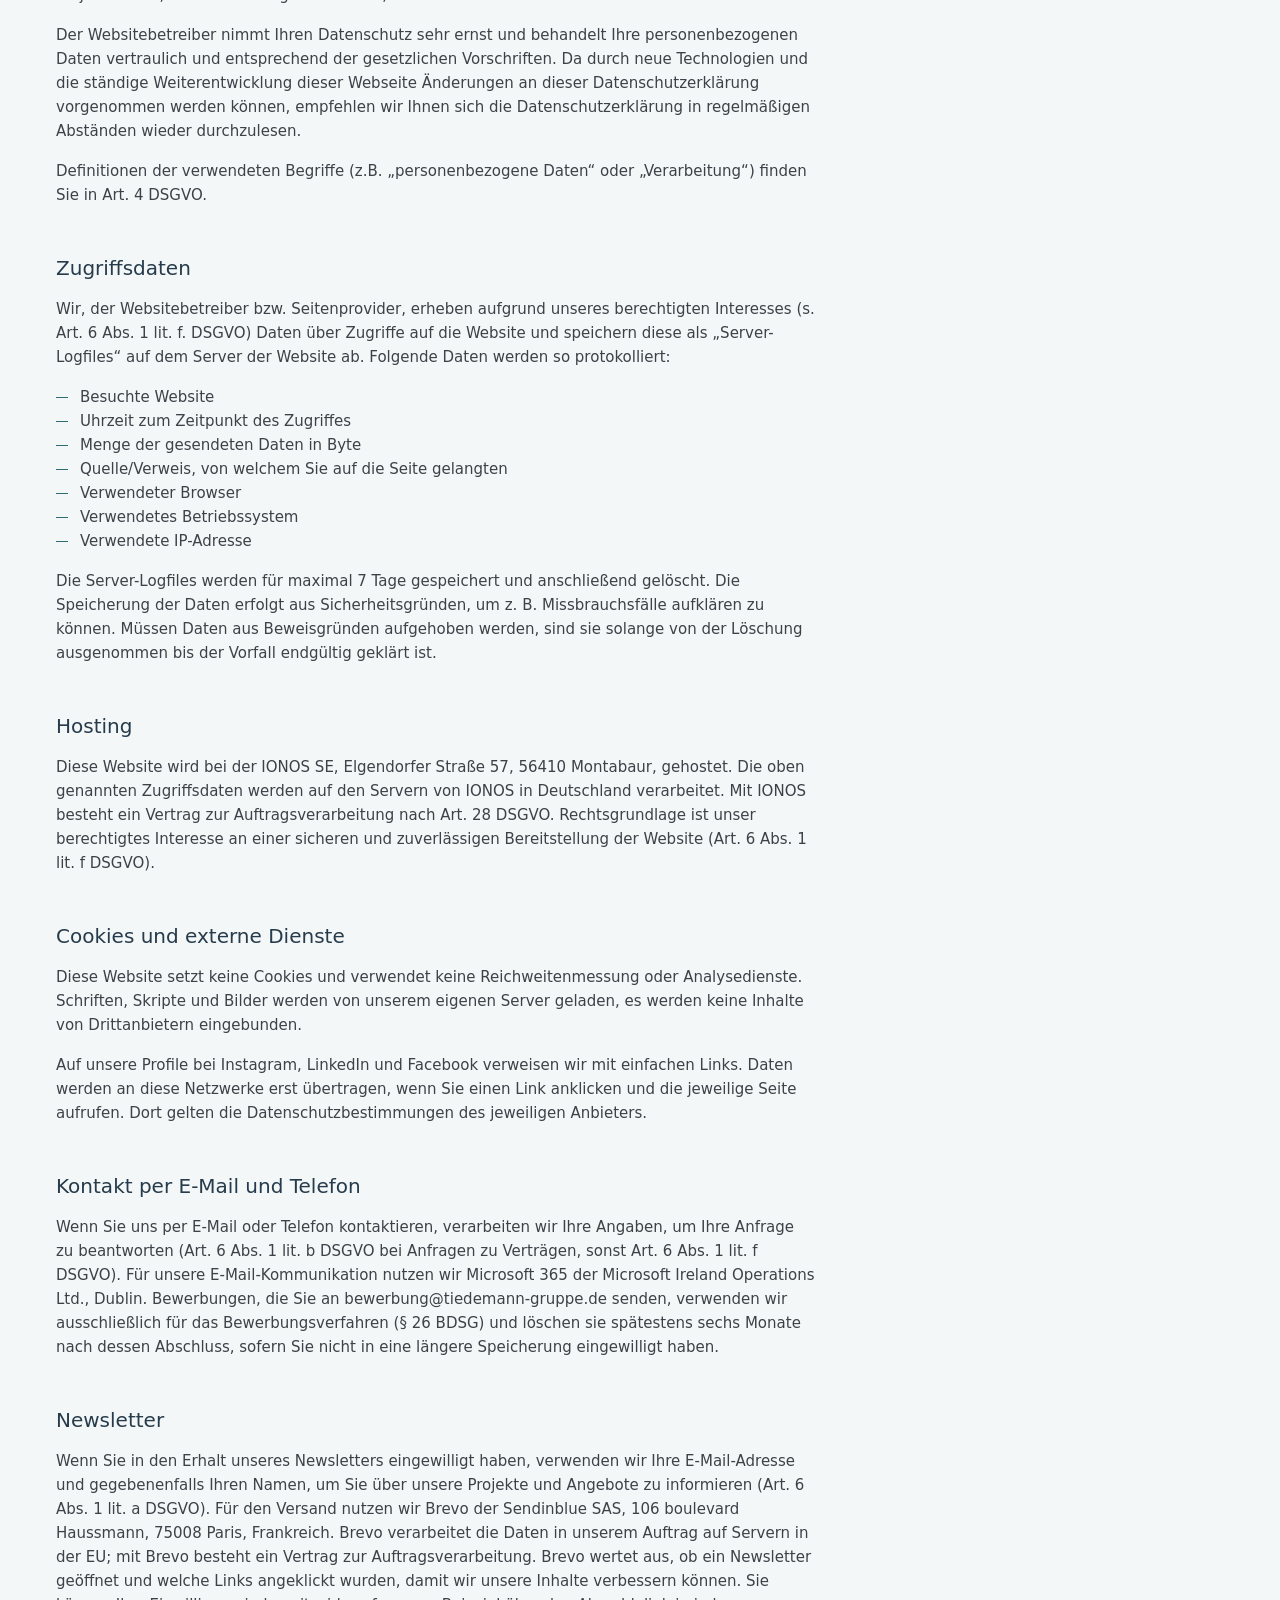
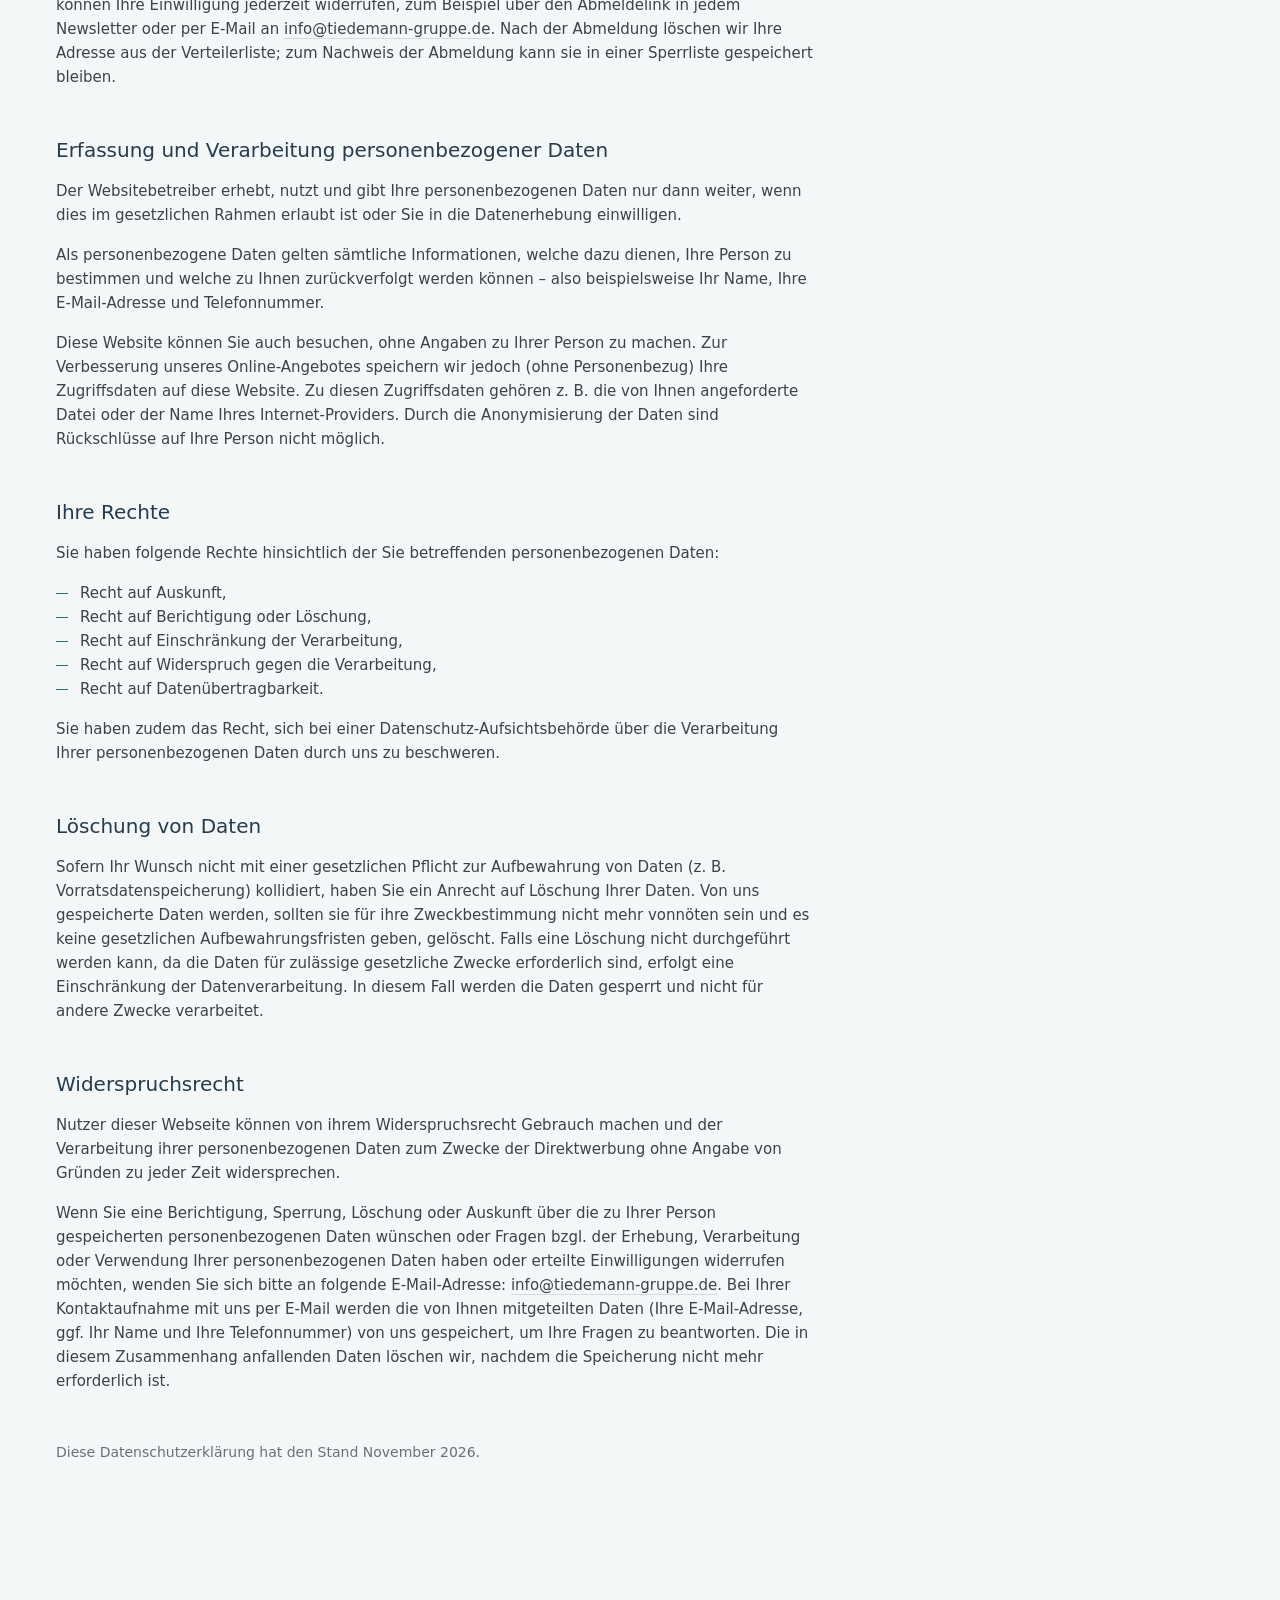
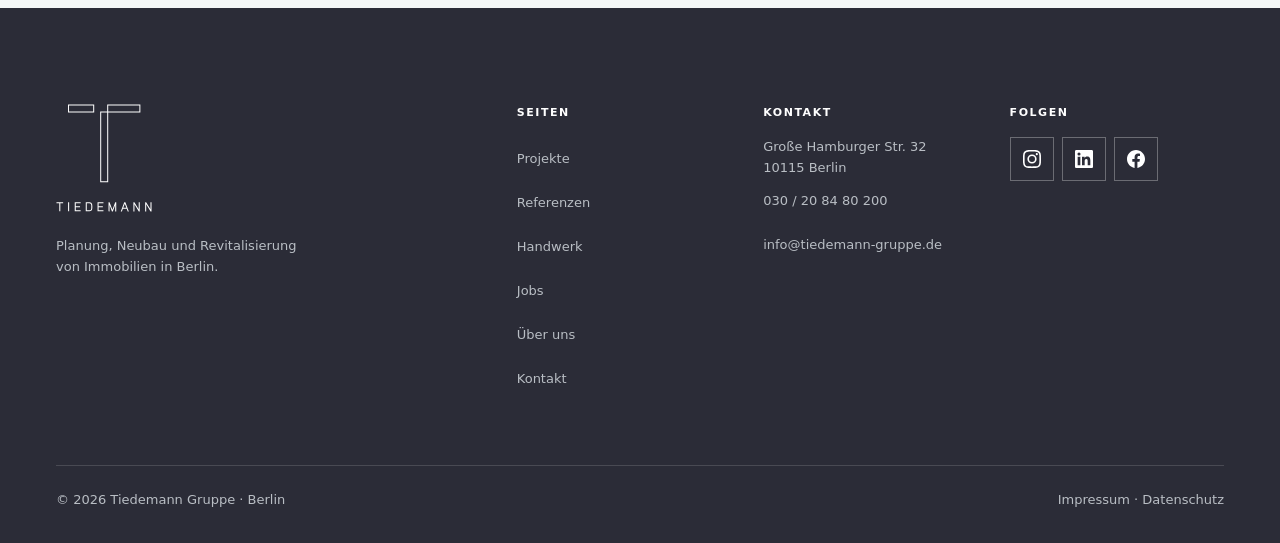
<file: impressum.html>
<!DOCTYPE html>
<html lang="de">
<head>
<meta charset="UTF-8">
<meta name="viewport" content="width=device-width, initial-scale=1">
<title>Impressum und Datenschutz · Tiedemann Gruppe</title>
<meta name="description" content="Impressum und Datenschutzerklärung der Tiedemann Gruppe, Tiedemann Projekt GmbH, Große Hamburger Straße 32, 10115 Berlin.">
<meta name="robots" content="noindex, follow">
<link rel="canonical" href="https://www.tiedemann-gruppe.de/impressum.html">
<link rel="icon" href="favicon.ico" sizes="any">
<link rel="icon" type="image/png" sizes="32x32" href="assets/icons/favicon-32.png">
<link rel="apple-touch-icon" href="apple-touch-icon.png">
<meta name="theme-color" content="#263b4b">
<meta property="og:type" content="website">
<meta property="og:locale" content="de_DE">
<meta property="og:site_name" content="Tiedemann Gruppe">
<meta property="og:title" content="Impressum und Datenschutz · Tiedemann Gruppe">
<meta property="og:description" content="Impressum und Datenschutzerklärung der Tiedemann Gruppe, Tiedemann Projekt GmbH, Große Hamburger Straße 32, 10115 Berlin.">
<meta property="og:url" content="https://www.tiedemann-gruppe.de/impressum.html">
<meta property="og:image" content="https://www.tiedemann-gruppe.de/assets/og/impressum.jpg">
<meta property="og:image:width" content="1200">
<meta property="og:image:height" content="630">
<meta property="og:image:alt" content="Visualisierung des Brunnenecks in Berlin-Mitte">
<meta name="twitter:card" content="summary_large_image">
<link rel="stylesheet" href="assets/site.css?v=8">
</head>
<body>
<a class="skip" href="#inhalt">Zum Inhalt springen</a>

<header class="hdr" id="hdr">
  <div class="wrap hdr-in">
    <a class="brand-text" href="index.html" tabindex="-1" aria-hidden="true"><img src="assets/logos/logo-zeichen.svg?v=2" alt="Tiedemann Gruppe" width="41" height="44"></a>
    <button class="menu-btn" type="button" aria-expanded="false" aria-controls="nav" aria-label="Menü öffnen"><span></span></button>
    <nav class="nav" id="nav" aria-label="Hauptnavigation">
      <a href="index.html#projekte">Projekte</a>
      <a href="index.html#handwerk">Handwerk</a>
      <a href="jobs.html">Jobs</a>
      <a href="index.html#ueber-uns">Über uns</a>
      <a href="index.html#kontakt">Kontakt</a>
    </nav>
  </div>
</header>

<main id="inhalt">

<!-- ===== Hero ===== -->
<section class="hero hero--legal on-photo" id="start" aria-labelledby="t-hero">
  <div class="hero-photo">
    <img src="assets/projekte/brunneneck-strasse.jpg" width="1920" height="1280" style="object-position:50% 40%" fetchpriority="high" alt="">
  </div>
  <div class="hero-logo">
    <div class="wrap"><a href="index.html" aria-label="Tiedemann Gruppe, Startseite"><img src="assets/logos/logo-weiss.svg" alt="Tiedemann Gruppe" width="72" height="81"></a></div>
  </div>
  <div class="hero-content">
    <div class="wrap hero-grid">
      <div>
        <h1 class="display" id="t-hero">Impressum und <em>Datenschutz</em></h1>
      </div>
    </div>
  </div>
</section>

<!-- ===== Impressum ===== -->
<section class="section" id="impressum" aria-labelledby="i-title">
  <div class="wrap legal">
    <div class="sec-head reveal">
      <div>
        <span class="label">Angaben gemäß § 5 DDG</span>
        <h2 class="h1" id="i-title"><em>Impressum</em></h2>
      </div>
    </div>
    <div class="legal-body">
      <p>Verantwortlich für die Inhalte dieser Seite ist:</p>
      <address>
        <strong>Tiedemann Projekt GmbH</strong><br>
        Große Hamburger Straße 32, 10115 Berlin<br>
        Telefon: <a href="tel:+493020848200">+49 30 20 84 80 200 - 0</a>
      </address>
      <dl class="legal-facts">
        <div><dt>Vertretungsberechtigter Geschäftsführer</dt><dd>Max Tiedemann, Hendrik Tiedemann</dd></div>
        <div><dt>Handelsregister</dt><dd>Amtsgericht Charlottenburg, HR-Nr. 121865 B</dd></div>
        <div><dt>Erlaubnis nach § 34c Gewerbeordnung</dt><dd>Erteilt durch das Bezirksamt Mitte von Berlin</dd></div>
      </dl>
    </div>
  </div>
</section>

<!-- ===== Datenschutz =====
  ENTWURF Stand November 2026: Abschnitte Hosting, Cookies, Kontakt, Newsletter neu. Vor dem Livegang rechtlich prüfen lassen. -->
<section class="section refs" id="datenschutz" aria-labelledby="d-title">
  <div class="wrap legal">
    <div class="sec-head reveal" style="border-top-color:var(--blue-grey)">
      <div>
        <span class="label">Datenschutz</span>
        <h2 class="h1" id="d-title"><em>Datenschutzerklärung</em></h2>
      </div>
    </div>
    <div class="legal-body hy" lang="de">
      <h3 class="h2">Grundlegendes</h3>
      <p>Diese Datenschutzerklärung soll die Nutzer dieser Website über die Art, den Umfang und den Zweck der Erhebung und Verwendung personenbezogener Daten durch den Websitebetreiber Tiedemann Projekt GmbH, Große Hamburger Straße 32, 10115 Berlin informieren.</p>
      <p>Der Websitebetreiber nimmt Ihren Datenschutz sehr ernst und behandelt Ihre personenbezogenen Daten vertraulich und entsprechend der gesetzlichen Vorschriften. Da durch neue Technologien und die ständige Weiterentwicklung dieser Webseite Änderungen an dieser Datenschutzerklärung vorgenommen werden können, empfehlen wir Ihnen sich die Datenschutzerklärung in regelmäßigen Abständen wieder durchzulesen.</p>
      <p>Definitionen der verwendeten Begriffe (z.B. „personenbezogene Daten“ oder „Verarbeitung“) finden Sie in Art. 4 DSGVO.</p>

      <h3 class="h2">Zugriffsdaten</h3>
      <p>Wir, der Websitebetreiber bzw. Seitenprovider, erheben aufgrund unseres berechtigten Interesses (s. Art. 6 Abs. 1 lit. f. DSGVO) Daten über Zugriffe auf die Website und speichern diese als „Server-Logfiles“ auf dem Server der Website ab. Folgende Daten werden so protokolliert:</p>
      <ul class="legal-list">
        <li>Besuchte Website</li>
        <li>Uhrzeit zum Zeitpunkt des Zugriffes</li>
        <li>Menge der gesendeten Daten in Byte</li>
        <li>Quelle/Verweis, von welchem Sie auf die Seite gelangten</li>
        <li>Verwendeter Browser</li>
        <li>Verwendetes Betriebssystem</li>
        <li>Verwendete IP-Adresse</li>
      </ul>
      <p>Die Server-Logfiles werden für maximal 7 Tage gespeichert und anschließend gelöscht. Die Speicherung der Daten erfolgt aus Sicherheitsgründen, um z. B. Missbrauchsfälle aufklären zu können. Müssen Daten aus Beweisgründen aufgehoben werden, sind sie solange von der Löschung ausgenommen bis der Vorfall endgültig geklärt ist.</p>

      <h3 class="h2">Hosting</h3>
      <p>Diese Website wird bei der IONOS SE, Elgendorfer Straße 57, 56410 Montabaur, gehostet. Die oben genannten Zugriffsdaten werden auf den Servern von IONOS in Deutschland verarbeitet. Mit IONOS besteht ein Vertrag zur Auftragsverarbeitung nach Art. 28 DSGVO. Rechtsgrundlage ist unser berechtigtes Interesse an einer sicheren und zuverlässigen Bereitstellung der Website (Art. 6 Abs. 1 lit. f DSGVO).</p>

      <h3 class="h2">Cookies und externe Dienste</h3>
      <p>Diese Website setzt keine Cookies und verwendet keine Reichweitenmessung oder Analysedienste. Schriften, Skripte und Bilder werden von unserem eigenen Server geladen, es werden keine Inhalte von Drittanbietern eingebunden.</p>
      <p>Auf unsere Profile bei Instagram, LinkedIn und Facebook verweisen wir mit einfachen Links. Daten werden an diese Netzwerke erst übertragen, wenn Sie einen Link anklicken und die jeweilige Seite aufrufen. Dort gelten die Datenschutzbestimmungen des jeweiligen Anbieters.</p>

      <h3 class="h2">Kontakt per E-Mail und Telefon</h3>
      <p>Wenn Sie uns per E-Mail oder Telefon kontaktieren, verarbeiten wir Ihre Angaben, um Ihre Anfrage zu beantworten (Art. 6 Abs. 1 lit. b DSGVO bei Anfragen zu Verträgen, sonst Art. 6 Abs. 1 lit. f DSGVO). Für unsere E-Mail-Kommunikation nutzen wir Microsoft 365 der Microsoft Ireland Operations Ltd., Dublin. Bewerbungen, die Sie an bewerbung@tiedemann-gruppe.de senden, verwenden wir ausschließlich für das Bewerbungsverfahren (§ 26 BDSG) und löschen sie spätestens sechs Monate nach dessen Abschluss, sofern Sie nicht in eine längere Speicherung eingewilligt haben.</p>

      <h3 class="h2">Newsletter</h3>
      <p>Wenn Sie in den Erhalt unseres Newsletters eingewilligt haben, verwenden wir Ihre E-Mail-Adresse und gegebenenfalls Ihren Namen, um Sie über unsere Projekte und Angebote zu informieren (Art. 6 Abs. 1 lit. a DSGVO). Für den Versand nutzen wir Brevo der Sendinblue SAS, 106 boulevard Haussmann, 75008 Paris, Frankreich. Brevo verarbeitet die Daten in unserem Auftrag auf Servern in der EU; mit Brevo besteht ein Vertrag zur Auftragsverarbeitung. Brevo wertet aus, ob ein Newsletter geöffnet und welche Links angeklickt wurden, damit wir unsere Inhalte verbessern können. Sie können Ihre Einwilligung jederzeit widerrufen, zum Beispiel über den Abmeldelink in jedem Newsletter oder per E-Mail an <a href="mailto:info@tiedemann-gruppe.de">info@tiedemann-gruppe.de</a>. Nach der Abmeldung löschen wir Ihre Adresse aus der Verteilerliste; zum Nachweis der Abmeldung kann sie in einer Sperrliste gespeichert bleiben.</p>

      <h3 class="h2">Erfassung und Verarbeitung personenbezogener Daten</h3>
      <p>Der Websitebetreiber erhebt, nutzt und gibt Ihre personenbezogenen Daten nur dann weiter, wenn dies im gesetzlichen Rahmen erlaubt ist oder Sie in die Datenerhebung einwilligen.</p>
      <p>Als personenbezogene Daten gelten sämtliche Informationen, welche dazu dienen, Ihre Person zu bestimmen und welche zu Ihnen zurückverfolgt werden können – also beispielsweise Ihr Name, Ihre E-Mail-Adresse und Telefonnummer.</p>
      <p>Diese Website können Sie auch besuchen, ohne Angaben zu Ihrer Person zu machen. Zur Verbesserung unseres Online-Angebotes speichern wir jedoch (ohne Personenbezug) Ihre Zugriffsdaten auf diese Website. Zu diesen Zugriffsdaten gehören z. B. die von Ihnen angeforderte Datei oder der Name Ihres Internet-Providers. Durch die Anonymisierung der Daten sind Rückschlüsse auf Ihre Person nicht möglich.</p>

      <h3 class="h2">Ihre Rechte</h3>
      <p>Sie haben folgende Rechte hinsichtlich der Sie betreffenden personenbezogenen Daten:</p>
      <ul class="legal-list">
        <li>Recht auf Auskunft,</li>
        <li>Recht auf Berichtigung oder Löschung,</li>
        <li>Recht auf Einschränkung der Verarbeitung,</li>
        <li>Recht auf Widerspruch gegen die Verarbeitung,</li>
        <li>Recht auf Datenübertragbarkeit.</li>
      </ul>
      <p>Sie haben zudem das Recht, sich bei einer Datenschutz-Aufsichtsbehörde über die Verarbeitung Ihrer personenbezogenen Daten durch uns zu beschweren.</p>

      <h3 class="h2">Löschung von Daten</h3>
      <p>Sofern Ihr Wunsch nicht mit einer gesetzlichen Pflicht zur Aufbewahrung von Daten (z. B. Vorratsdatenspeicherung) kollidiert, haben Sie ein Anrecht auf Löschung Ihrer Daten. Von uns gespeicherte Daten werden, sollten sie für ihre Zweckbestimmung nicht mehr vonnöten sein und es keine gesetzlichen Aufbewahrungsfristen geben, gelöscht. Falls eine Löschung nicht durchgeführt werden kann, da die Daten für zulässige gesetzliche Zwecke erforderlich sind, erfolgt eine Einschränkung der Datenverarbeitung. In diesem Fall werden die Daten gesperrt und nicht für andere Zwecke verarbeitet.</p>

      <h3 class="h2">Widerspruchsrecht</h3>
      <p>Nutzer dieser Webseite können von ihrem Widerspruchsrecht Gebrauch machen und der Verarbeitung ihrer personenbezogenen Daten zum Zwecke der Direktwerbung ohne Angabe von Gründen zu jeder Zeit widersprechen.</p>
      <p>Wenn Sie eine Berichtigung, Sperrung, Löschung oder Auskunft über die zu Ihrer Person gespeicherten personenbezogenen Daten wünschen oder Fragen bzgl. der Erhebung, Verarbeitung oder Verwendung Ihrer personenbezogenen Daten haben oder erteilte Einwilligungen widerrufen möchten, wenden Sie sich bitte an folgende E-Mail-Adresse: <a href="mailto:info@tiedemann-gruppe.de">info@tiedemann-gruppe.de</a>. Bei Ihrer Kontaktaufnahme mit uns per E-Mail werden die von Ihnen mitgeteilten Daten (Ihre E-Mail-Adresse, ggf. Ihr Name und Ihre Telefonnummer) von uns gespeichert, um Ihre Fragen zu beantworten. Die in diesem Zusammenhang anfallenden Daten löschen wir, nachdem die Speicherung nicht mehr erforderlich ist.</p>

      <p class="legal-date">Diese Datenschutzerklärung hat den Stand November 2026.</p>
    </div>
  </div>
</section>

</main>

<footer class="footer">
  <div class="wrap">
    <div class="footer-grid">
      <div>
        <a class="footer-logo" href="index.html" aria-label="Tiedemann Gruppe, Startseite"><img src="assets/logos/logo-weiss.svg" alt="Tiedemann Gruppe" width="96" height="108"></a>
        <p class="footer-claim">Planung, Neubau und Revitalisierung von Immobilien in Berlin.</p>
      </div>
      <nav aria-label="Seiten">
        <h2>Seiten</h2>
        <ul>
          <li><a href="index.html#projekte">Projekte</a></li>
          <li><a href="index.html#referenzen">Referenzen</a></li>
          <li><a href="index.html#handwerk">Handwerk</a></li>
          <li><a href="jobs.html">Jobs</a></li>
          <li><a href="index.html#ueber-uns">Über uns</a></li>
          <li><a href="index.html#kontakt">Kontakt</a></li>
        </ul>
      </nav>
      <div>
        <h2>Kontakt</h2>
        <address>Große Hamburger Str. 32<br>10115 Berlin<br><a href="tel:+493020848200">030 / 20 84 80 200</a><br><a href="mailto:info@tiedemann-gruppe.de">info@tiedemann-gruppe.de</a></address>
      </div>
      <div>
        <h2>Folgen</h2>
        <div class="social">
          <a href="https://www.instagram.com/tiedemann_gruppe/" rel="noopener" aria-label="Instagram"><svg viewBox="0 0 24 24" aria-hidden="true"><path d="M12 2.163c3.204 0 3.584.012 4.85.07 3.252.148 4.771 1.691 4.919 4.919.058 1.265.069 1.645.069 4.849 0 3.205-.012 3.584-.069 4.849-.149 3.225-1.664 4.771-4.919 4.919-1.266.058-1.644.07-4.85.07-3.204 0-3.584-.012-4.849-.07-3.26-.149-4.771-1.699-4.919-4.92-.058-1.265-.07-1.644-.07-4.849 0-3.204.013-3.583.07-4.849.149-3.227 1.664-4.771 4.919-4.919 1.266-.057 1.645-.069 4.849-.069zM12 0C8.741 0 8.333.014 7.053.072 2.695.272.273 2.69.073 7.052.014 8.333 0 8.741 0 12c0 3.259.014 3.668.072 4.948.2 4.358 2.618 6.78 6.98 6.98C8.333 23.986 8.741 24 12 24c3.259 0 3.668-.014 4.948-.072 4.354-.2 6.782-2.618 6.979-6.98.059-1.28.073-1.689.073-4.948 0-3.259-.014-3.667-.072-4.947-.196-4.354-2.617-6.78-6.979-6.98C15.668.014 15.259 0 12 0zm0 5.838a6.162 6.162 0 100 12.324 6.162 6.162 0 000-12.324zM12 16a4 4 0 110-8 4 4 0 010 8zm6.406-11.845a1.44 1.44 0 100 2.881 1.44 1.44 0 000-2.881z"/></svg></a>
          <a href="https://www.linkedin.com/company/tiedemann-gruppe/" rel="noopener" aria-label="LinkedIn"><svg viewBox="0 0 24 24" aria-hidden="true"><path d="M20.447 20.452h-3.554v-5.569c0-1.328-.027-3.037-1.852-3.037-1.853 0-2.136 1.445-2.136 2.939v5.667H9.351V9h3.414v1.561h.046c.477-.9 1.637-1.85 3.37-1.85 3.601 0 4.267 2.37 4.267 5.455v6.286zM5.337 7.433a2.062 2.062 0 01-2.063-2.065 2.064 2.064 0 112.063 2.065zm1.782 13.019H3.555V9h3.564v11.452zM22.225 0H1.771C.792 0 0 .774 0 1.729v20.542C0 23.227.792 24 1.771 24h20.451C23.2 24 24 23.227 24 22.271V1.729C24 .774 23.2 0 22.222 0h.003z"/></svg></a>
          <a href="https://www.facebook.com/tiedemanngruppe" rel="noopener" aria-label="Facebook"><svg viewBox="0 0 24 24" aria-hidden="true"><path d="M24 12.073c0-6.627-5.373-12-12-12s-12 5.373-12 12c0 5.99 4.388 10.954 10.125 11.854v-8.385H7.078v-3.47h3.047V9.43c0-3.007 1.792-4.669 4.533-4.669 1.312 0 2.686.235 2.686.235v2.953H15.83c-1.491 0-1.956.925-1.956 1.874v2.25h3.328l-.532 3.47h-2.796v8.385C19.612 23.027 24 18.062 24 12.073z"/></svg></a>
        </div>
      </div>
    </div>
    <div class="footer-bottom">
      <span>© 2026 Tiedemann Gruppe · Berlin</span>
      <span class="footer-legal"><a href="impressum.html">Impressum</a> · <a href="impressum.html#datenschutz">Datenschutz</a></span>
    </div>
  </div>
</footer>

<script src="assets/site.js?v=8"></script>
</body>
</html>
</file>
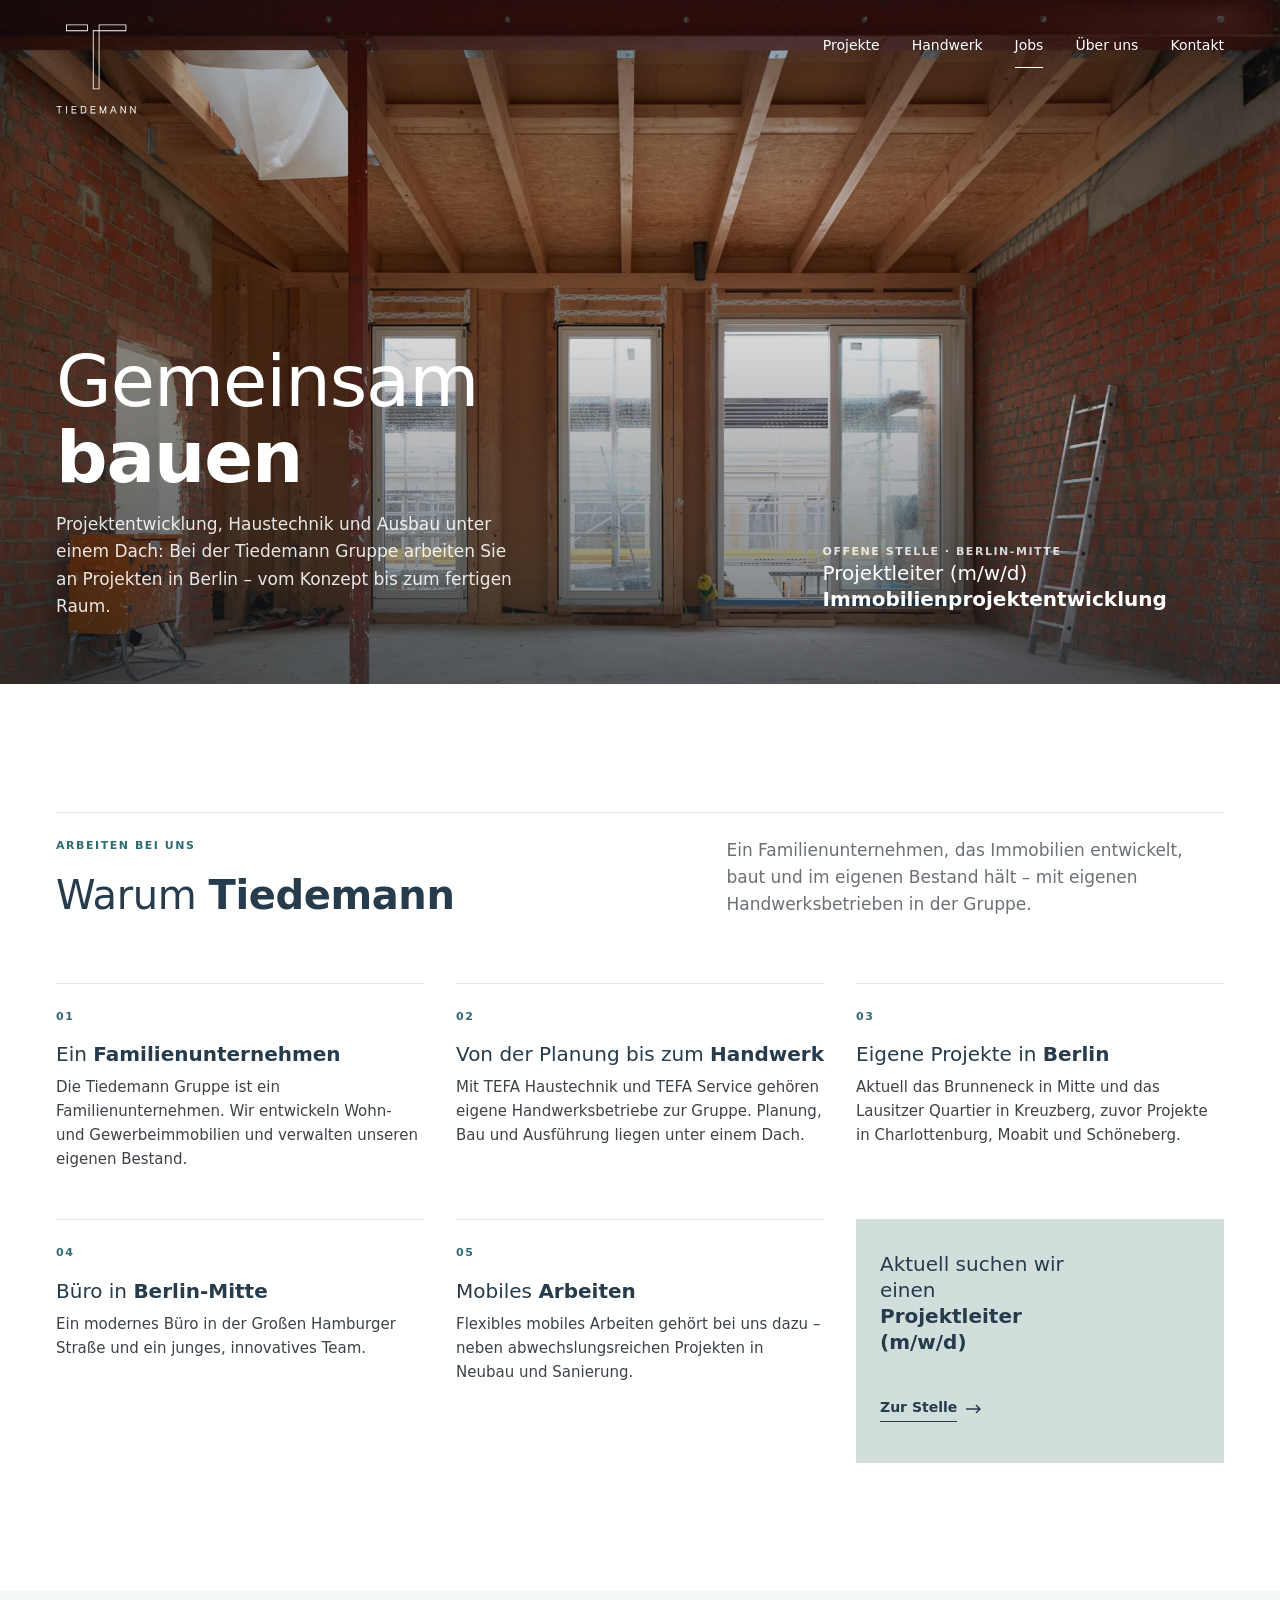
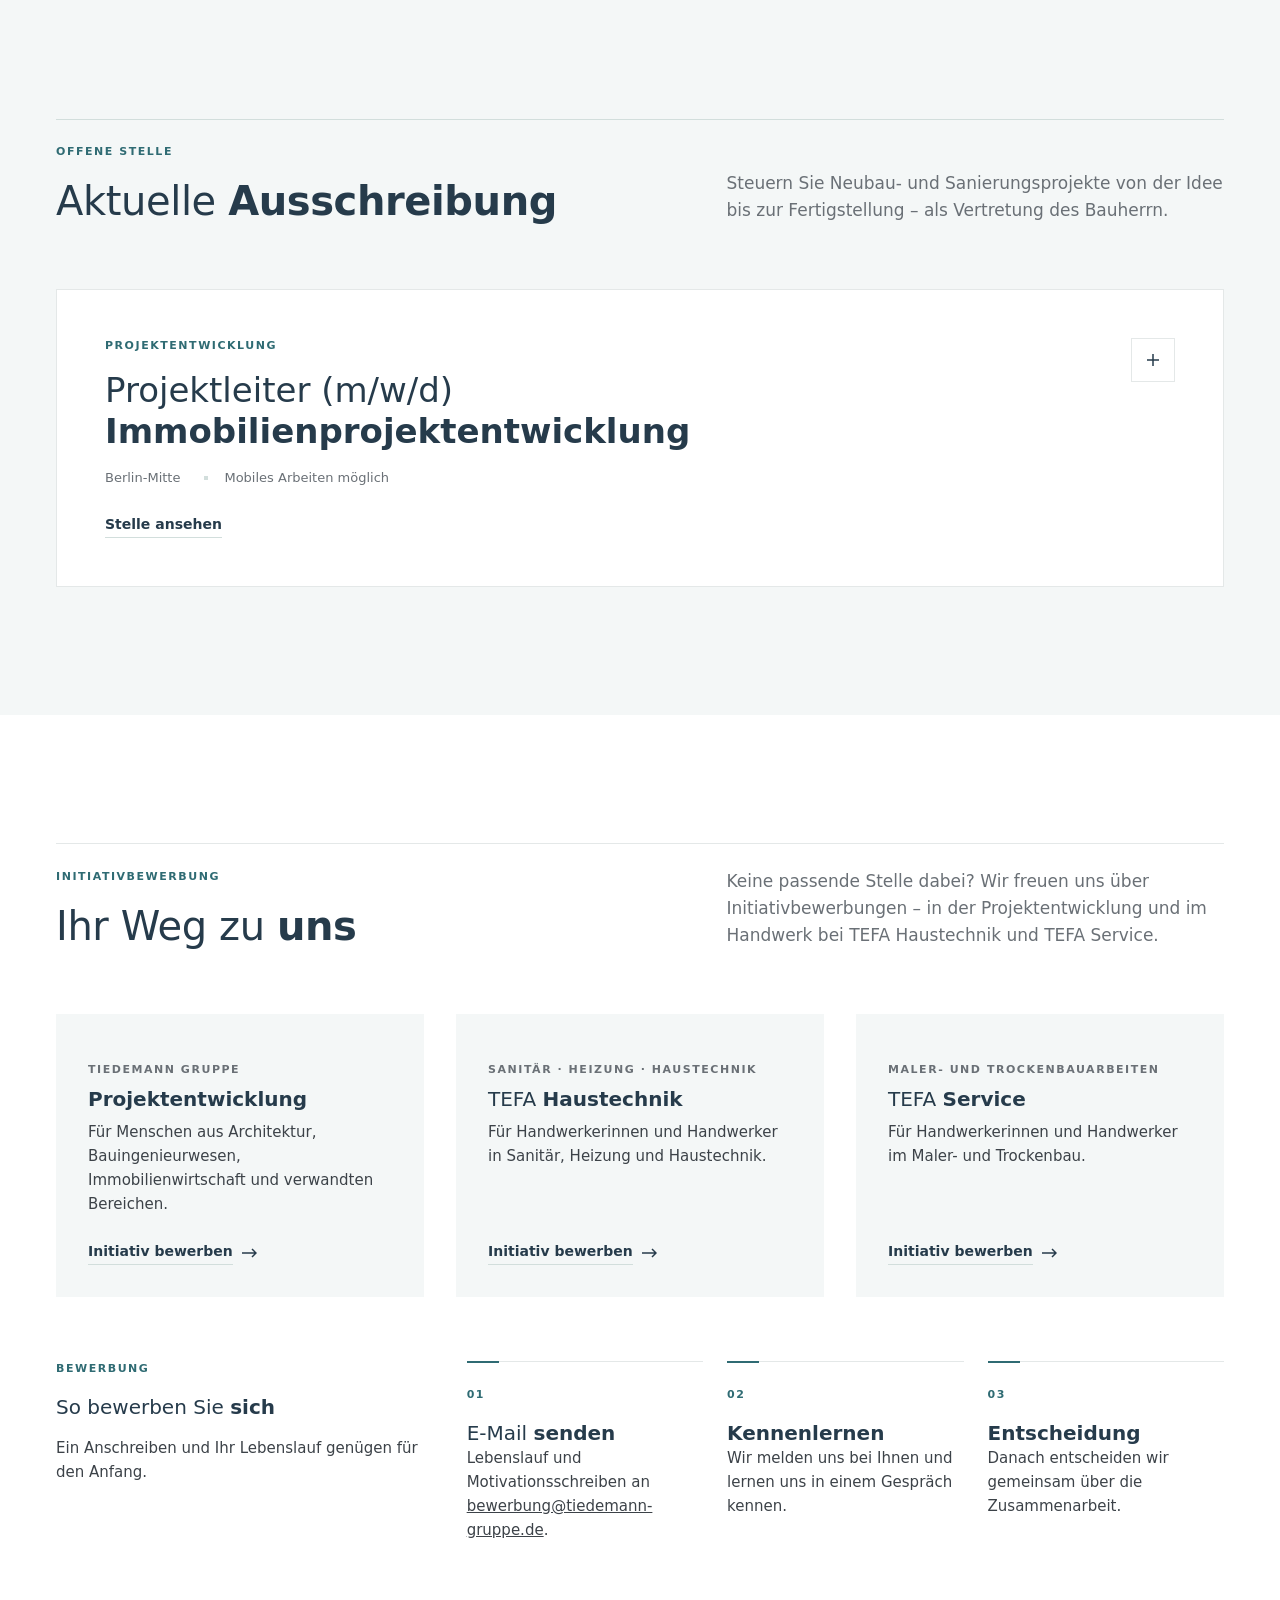
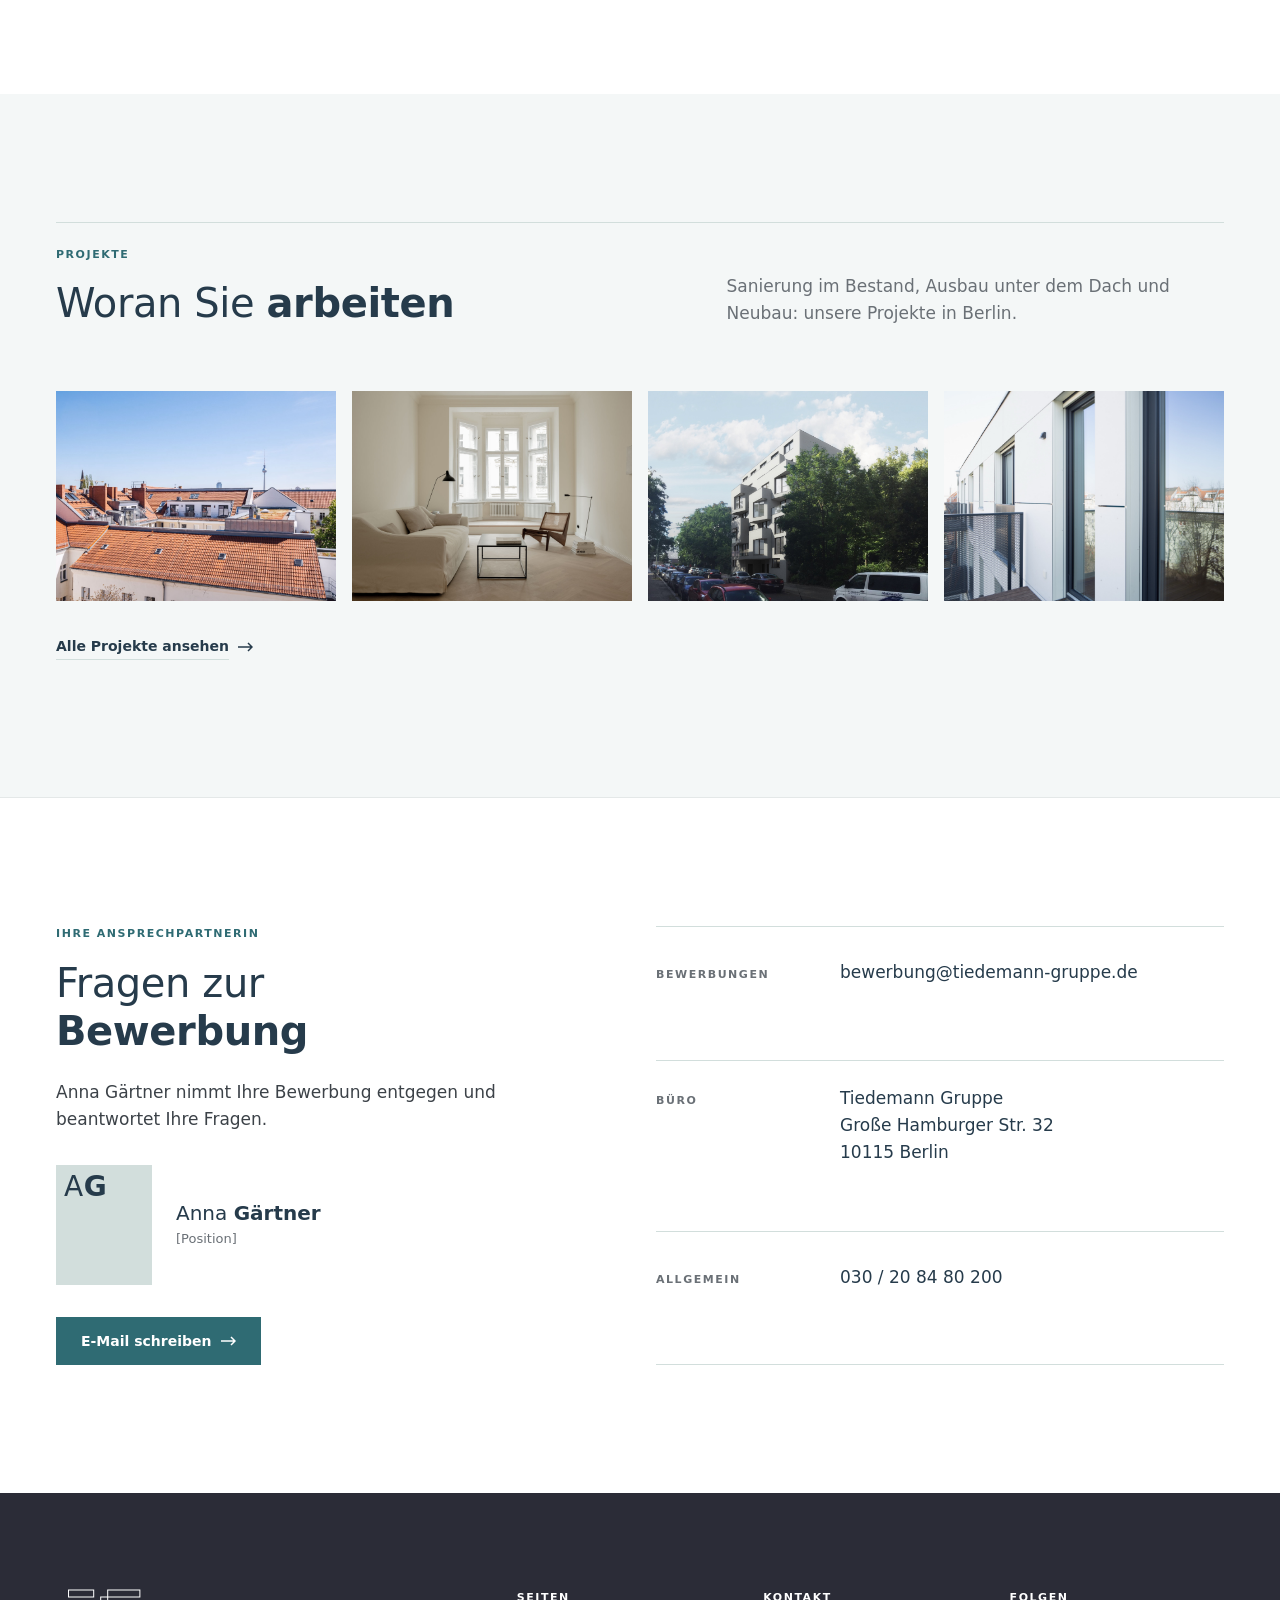
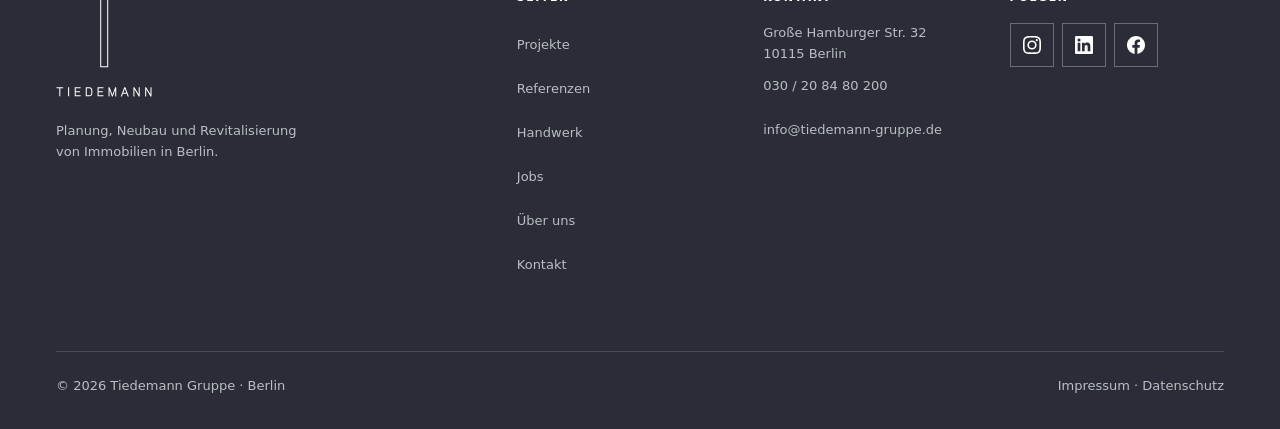
<file: jobs.html>
<!DOCTYPE html>
<html lang="de">
<head>
<meta charset="UTF-8">
<meta name="viewport" content="width=device-width, initial-scale=1">
<title>Jobs: Projektleiter (m/w/d) Immobilien Berlin | Tiedemann Gruppe</title>
<meta name="description" content="Jobs in Berlin-Mitte: Projektleiter (m/w/d) Immobilienprojektentwicklung und Initiativbewerbungen für Projektentwicklung, TEFA Haustechnik und TEFA Service.">
<link rel="canonical" href="https://www.tiedemann-gruppe.de/jobs.html">
<link rel="icon" href="favicon.ico" sizes="any">
<link rel="icon" type="image/png" sizes="32x32" href="assets/icons/favicon-32.png">
<link rel="apple-touch-icon" href="apple-touch-icon.png">
<meta name="theme-color" content="#263b4b">
<meta property="og:type" content="website">
<meta property="og:locale" content="de_DE">
<meta property="og:site_name" content="Tiedemann Gruppe">
<meta property="og:title" content="Jobs: Projektleiter (m/w/d) Immobilien Berlin | Tiedemann Gruppe">
<meta property="og:description" content="Jobs in Berlin-Mitte: Projektleiter (m/w/d) Immobilienprojektentwicklung und Initiativbewerbungen für Projektentwicklung, TEFA Haustechnik und TEFA Service.">
<meta property="og:url" content="https://www.tiedemann-gruppe.de/jobs.html">
<meta property="og:image" content="https://www.tiedemann-gruppe.de/assets/og/jobs.jpg">
<meta property="og:image:width" content="1200">
<meta property="og:image:height" content="630">
<meta property="og:image:alt" content="Dachgeschoss des Brunnenecks im Rohbau mit Holzbalkendecke">
<meta name="twitter:card" content="summary_large_image">
<script type="application/ld+json">
{
 "@context": "https://schema.org",
 "@type": "JobPosting",
 "title": "Projektleiter (m/w/d) Immobilienprojektentwicklung",
 "description": "<p>Sie verantworten unsere Neubau- und Sanierungsprojekte in Berlin, koordinieren alle Beteiligten und berichten direkt an die Geschäftsführung.</p><p><strong>Ihre Aufgaben:</strong> Steuerung und Umsetzung von Neubau- und Sanierungsprojekten, Vertretung des Bauherrn in allen Leistungsphasen, Projektkonzepte und Machbarkeitsstudien, Koordination von Architekten, Fachplanern, Bauunternehmen und Behörden, Budget- und Terminplanung, Reporting an die Geschäftsführung.</p><p><strong>Ihr Profil:</strong> Studium der Architektur, des Bauingenieurwesens, des Wirtschaftsingenieurwesens oder vergleichbar, mehrjährige Erfahrung in der Projektleitung von Immobilienprojekten, Kenntnisse in VOB, BGB, Bau- und Planungsrecht.</p><p><strong>Wir bieten:</strong> abwechslungsreiche Projekte, modernes Büro in Berlin-Mitte, junges, innovatives Team, flexibles mobiles Arbeiten.</p>",
 "datePosted": "2026-11-20",
 "directApply": false,
 "hiringOrganization": {
  "@type": "Organization",
  "name": "Tiedemann Gruppe",
  "sameAs": "https://www.tiedemann-gruppe.de/",
  "logo": "https://www.tiedemann-gruppe.de/assets/icons/icon-512.png"
 },
 "jobLocation": {
  "@type": "Place",
  "address": {
   "@type": "PostalAddress",
   "streetAddress": "Große Hamburger Straße 32",
   "postalCode": "10115",
   "addressLocality": "Berlin",
   "addressRegion": "Berlin",
   "addressCountry": "DE"
  }
 }
}
</script>
<link rel="stylesheet" href="assets/site.css?v=8">
</head>
<body>
<a class="skip" href="#inhalt">Zum Inhalt springen</a>

<header class="hdr" id="hdr">
  <div class="wrap hdr-in">
    <a class="brand-text" href="index.html" tabindex="-1" aria-hidden="true"><img src="assets/logos/logo-zeichen.svg?v=2" alt="Tiedemann Gruppe" width="41" height="44"></a>
    <button class="menu-btn" type="button" aria-expanded="false" aria-controls="nav" aria-label="Menü öffnen"><span></span></button>
    <nav class="nav" id="nav" aria-label="Hauptnavigation">
      <a href="index.html#projekte">Projekte</a>
      <a href="index.html#handwerk">Handwerk</a>
      <a href="jobs.html" aria-current="page">Jobs</a>
      <a href="index.html#ueber-uns">Über uns</a>
      <a href="index.html#kontakt">Kontakt</a>
    </nav>
  </div>
</header>

<main id="inhalt">

<!-- ===== Hero ===== -->
<section class="hero hero--page on-photo" id="start" aria-labelledby="j-hero">
  <div class="hero-photo">
    <img src="assets/projekte/brunneneck-rohbau-hero.jpg" width="1920" height="1280" style="object-position:50% 45%" fetchpriority="high" alt="Dachgeschoss des Brunnenecks im Rohbau mit offener Holzbalkendecke und Ziegelwänden">
  </div>
  <div class="hero-logo">
    <div class="wrap"><a href="index.html" aria-label="Tiedemann Gruppe, Startseite"><img src="assets/logos/logo-weiss.svg" alt="Tiedemann Gruppe" width="72" height="81"></a></div>
  </div>
  <div class="hero-content">
    <div class="wrap hero-grid">
      <div>
        <h1 class="display" id="j-hero">Gemeinsam <em>bauen</em></h1>
        <p class="hero-lead">Projektentwicklung, Haustechnik und Ausbau unter einem Dach: Bei der Tiedemann Gruppe arbeiten Sie an Projekten in Berlin – vom Konzept bis zum fertigen Raum.</p>
      </div>
      <div class="hero-side">
        <a class="hero-note" href="#stelle-details"><span class="label">Offene Stelle · Berlin-Mitte</span><strong class="hy" lang="de">Projektleiter (m/w/d) <em>Immobilienprojektentwicklung</em></strong></a>
      </div>
    </div>
  </div>
</section>

<!-- ===== Warum Tiedemann ===== -->
<section class="section" id="warum" aria-labelledby="w-title">
  <div class="wrap">
    <div class="sec-head reveal">
      <div>
        <span class="label">Arbeiten bei uns</span>
        <h2 class="h1" id="w-title">Warum <em>Tiedemann</em></h2>
      </div>
      <p class="lead">Ein Familienunternehmen, das Immobilien entwickelt, baut und im eigenen Bestand hält – mit eigenen Handwerksbetrieben in der Gruppe.</p>
    </div>
    <div class="why-grid">
      <article class="pillar reveal">
        <span class="num">01</span>
        <h3 class="h2">Ein <em>Familienunternehmen</em></h3>
        <p>Die Tiedemann Gruppe ist ein Familienunternehmen. Wir entwickeln Wohn- und Gewerbeimmobilien und verwalten unseren eigenen Bestand.</p>
      </article>
      <article class="pillar reveal">
        <span class="num">02</span>
        <h3 class="h2">Von der Planung bis zum <em>Handwerk</em></h3>
        <p>Mit TEFA Haustechnik und TEFA Service gehören eigene Handwerksbetriebe zur Gruppe. Planung, Bau und Ausführung liegen unter einem Dach.</p>
      </article>
      <article class="pillar reveal">
        <span class="num">03</span>
        <h3 class="h2">Eigene Projekte in <em>Berlin</em></h3>
        <p>Aktuell das Brunneneck in Mitte und das Lausitzer Quartier in Kreuzberg, zuvor Projekte in Charlottenburg, Moabit und Schöneberg.</p>
      </article>
      <article class="pillar reveal">
        <span class="num">04</span>
        <h3 class="h2">Büro in <em>Berlin-Mitte</em></h3>
        <p>Ein modernes Büro in der Großen Hamburger Straße und ein junges, innovatives Team.</p>
      </article>
      <article class="pillar reveal">
        <span class="num">05</span>
        <h3 class="h2">Mobiles <em>Arbeiten</em></h3>
        <p>Flexibles mobiles Arbeiten gehört bei uns dazu – neben abwechslungsreichen Projekten in Neubau und Sanierung.</p>
      </article>
      <a class="why-card reveal" href="#stelle-details">
        <span class="h2">Aktuell suchen wir einen <em>Projektleiter (m/w/d)</em></span>
        <span class="link"><span>Zur Stelle</span><svg class="arrow" viewBox="0 0 16 10" fill="none" aria-hidden="true"><path d="M11 1l4 4-4 4M1 5h14" stroke="currentColor" stroke-width="1.5"/></svg></span>
      </a>
    </div>
  </div>
</section>

<!-- ===== Offene Stelle ===== -->
<section class="section refs" id="stelle" aria-labelledby="s-title">
  <div class="wrap">
    <div class="sec-head reveal" style="border-top-color:var(--blue-grey)">
      <div>
        <span class="label">Offene Stelle</span>
        <h2 class="h1" id="s-title">Aktuelle <em>Ausschreibung</em></h2>
      </div>
      <p class="lead">Steuern Sie Neubau- und Sanierungsprojekte von der Idee bis zur Fertigstellung – als Vertretung des Bauherrn.</p>
    </div>

    <article class="job reveal" aria-labelledby="job1-title">
      <h3 class="hy" id="job1-title" style="margin:0">
        <button class="job-head" type="button" data-acc aria-expanded="false" aria-controls="stelle-details">
          <span>
            <span class="label">Projektentwicklung</span>
            <span class="job-title hy" lang="de">Projektleiter (m/w/d) <em>Immobilienprojektentwicklung</em></span>
            <span class="job-meta"><span>Berlin-Mitte</span><span>Mobiles Arbeiten möglich</span></span>
            <span class="job-more" data-acc-label data-open="Stelle ansehen" data-close="Stelle schließen">Stelle ansehen</span>
          </span>
          <span class="job-ico" aria-hidden="true"><svg viewBox="0 0 16 16" fill="none"><path d="M8 2v12M2 8h12" stroke="currentColor" stroke-width="1.5"/></svg></span>
        </button>
      </h3>
      <div class="job-panel" id="stelle-details" role="region" aria-labelledby="job1-title">
        <p class="job-intro lead">Sie verantworten unsere Neubau- und Sanierungsprojekte in Berlin, koordinieren alle Beteiligten und berichten direkt an die Geschäftsführung.</p>
        <div class="job-cols">
          <div class="job-col">
            <h4 class="h2">Ihre <em>Aufgaben</em></h4>
            <ul class="job-list">
              <li>Steuerung und Umsetzung von Neubau- und Sanierungsprojekten</li>
              <li>Vertretung des Bauherrn in allen Leistungsphasen</li>
              <li>Erstellung von Projektkonzepten und Machbarkeitsstudien</li>
              <li>Koordination von Architekten, Fachplanern, Bauunternehmen und Behörden</li>
              <li>Budget- und Terminplanung inklusive Überwachung</li>
              <li>Sicherstellung der Einhaltung von Qualitätsstandards, Genehmigungen und Baurecht</li>
              <li>Reporting an die Geschäftsführung</li>
            </ul>
          </div>
          <div class="job-col">
            <h4 class="h2">Ihr <em>Profil</em></h4>
            <ul class="job-list">
              <li>Abgeschlossenes Studium der Architektur, des Bauingenieurwesens, des Wirtschaftsingenieurwesens oder vergleichbar</li>
              <li>Mehrjährige Erfahrung in der Projektleitung von Immobilienprojekten</li>
              <li>Kenntnisse in VOB, BGB, Bau- und Planungsrecht sowie Projektsteuerung</li>
              <li>Sicherer Umgang mit MS Office, idealerweise mit Projektmanagement-Software</li>
              <li>Verhandlungsgeschick, strukturierte Arbeitsweise und unternehmerisches Denken</li>
            </ul>
          </div>
          <div class="job-col">
            <h4 class="h2">Wir <em>bieten</em></h4>
            <ul class="job-list">
              <li>Abwechslungsreiche Projekte</li>
              <li>Modernes Büro in Berlin-Mitte</li>
              <li>Junges, innovatives Team</li>
              <li>Flexibles mobiles Arbeiten</li>
            </ul>
          </div>
        </div>
        <div class="job-apply">
          <p>Senden Sie Ihren Lebenslauf und Ihr Motivationsschreiben per E-Mail an Anna Gärtner: <a class="mail" href="mailto:bewerbung@tiedemann-gruppe.de?subject=Bewerbung%3A%20Projektleiter%20(m%2Fw%2Fd)%20Immobilienprojektentwicklung">bewerbung@tiedemann-gruppe.de</a></p>
          <a class="btn btn--accent" href="mailto:bewerbung@tiedemann-gruppe.de?subject=Bewerbung%3A%20Projektleiter%20(m%2Fw%2Fd)%20Immobilienprojektentwicklung">Jetzt bewerben <svg class="arrow" viewBox="0 0 16 10" fill="none" aria-hidden="true"><path d="M11 1l4 4-4 4M1 5h14" stroke="currentColor" stroke-width="1.5"/></svg></a>
        </div>
      </div>
    </article>
  </div>
</section>

<!-- ===== Initiativbewerbung ===== -->
<section class="section" id="initiativ" aria-labelledby="i-title">
  <div class="wrap">
    <div class="sec-head reveal">
      <div>
        <span class="label">Initiativbewerbung</span>
        <h2 class="h1" id="i-title">Ihr Weg zu <em>uns</em></h2>
      </div>
      <p class="lead">Keine passende Stelle dabei? Wir freuen uns über Initiativbewerbungen – in der Projektentwicklung und im Handwerk bei TEFA Haustechnik und TEFA Service.</p>
    </div>
    <ul class="init-grid">
      <li class="init reveal">
        <div class="init-text">
          <span class="label">Tiedemann Gruppe</span>
          <h3 class="h2"><em>Projektentwicklung</em></h3>
          <p>Für Menschen aus Architektur, Bauingenieurwesen, Immobilienwirtschaft und verwandten Bereichen.</p>
          <a class="link" href="mailto:bewerbung@tiedemann-gruppe.de?subject=Initiativbewerbung%3A%20Projektentwicklung"><span>Initiativ bewerben</span><svg class="arrow" viewBox="0 0 16 10" fill="none" aria-hidden="true"><path d="M11 1l4 4-4 4M1 5h14" stroke="currentColor" stroke-width="1.5"/></svg></a>
        </div>
      </li>
      <li class="init reveal">
        <div class="init-text">
          <span class="label">Sanitär · Heizung · Haustechnik</span>
          <h3 class="h2">TEFA <em>Haustechnik</em></h3>
          <p>Für Handwerkerinnen und Handwerker in Sanitär, Heizung und Haustechnik.</p>
          <a class="link" href="mailto:bewerbung@tiedemann-gruppe.de?subject=Initiativbewerbung%3A%20TEFA%20Haustechnik"><span>Initiativ bewerben</span><svg class="arrow" viewBox="0 0 16 10" fill="none" aria-hidden="true"><path d="M11 1l4 4-4 4M1 5h14" stroke="currentColor" stroke-width="1.5"/></svg></a>
        </div>
      </li>
      <!-- PRÜFEN: Leistungsbereich TEFA Service -->
      <li class="init reveal">
        <div class="init-text">
          <span class="label">Maler- und Trockenbauarbeiten</span>
          <h3 class="h2">TEFA <em>Service</em></h3>
          <p>Für Handwerkerinnen und Handwerker im Maler- und Trockenbau.</p>
          <a class="link" href="mailto:bewerbung@tiedemann-gruppe.de?subject=Initiativbewerbung%3A%20TEFA%20Service"><span>Initiativ bewerben</span><svg class="arrow" viewBox="0 0 16 10" fill="none" aria-hidden="true"><path d="M11 1l4 4-4 4M1 5h14" stroke="currentColor" stroke-width="1.5"/></svg></a>
        </div>
      </li>
    </ul>

    <div class="flow">
      <div class="flow-head reveal">
        <span class="label">Bewerbung</span>
        <h3 class="h2">So bewerben Sie <em>sich</em></h3>
        <p>Ein Anschreiben und Ihr Lebenslauf genügen für den Anfang.</p>
      </div>
      <ol class="steps reveal">
        <li class="step">
          <span class="num">01</span>
          <h4 class="h2">E-Mail <em>senden</em></h4>
          <p>Lebenslauf und Motivationsschreiben an <a href="mailto:bewerbung@tiedemann-gruppe.de">bewerbung@tiedemann-gruppe.de</a>.</p>
        </li>
        <li class="step">
          <span class="num">02</span>
          <h4 class="h2"><em>Kennenlernen</em></h4>
          <p>Wir melden uns bei Ihnen und lernen uns in einem Gespräch kennen.</p>
        </li>
        <li class="step">
          <span class="num">03</span>
          <h4 class="h2"><em>Entscheidung</em></h4>
          <p>Danach entscheiden wir gemeinsam über die Zusammenarbeit.</p>
        </li>
      </ol>
    </div>
  </div>
</section>

<!-- ===== Projekte (Fotostreifen) ===== -->
<section class="section refs" id="projekte" aria-labelledby="pr-title">
  <div class="wrap">
    <div class="sec-head reveal" style="border-top-color:var(--blue-grey)">
      <div>
        <span class="label">Projekte</span>
        <h2 class="h1" id="pr-title">Woran Sie <em>arbeiten</em></h2>
      </div>
      <p class="lead">Sanierung im Bestand, Ausbau unter dem Dach und Neubau: unsere Projekte in Berlin.</p>
    </div>
    <ul class="gallery reveal" data-gallery="Projekte">
      <li><button class="g-item" type="button" data-full="assets/projekte/brunneneck-ausblick-fernseh.jpg" data-cap="Brunneneck · Berlin-Mitte · Blick vom Dach"><img src="assets/projekte/brunneneck-ausblick-fernseh.jpg" width="1920" height="1279" loading="lazy" style="object-position:65% 50%" alt="Blick vom Dach des Brunnenecks zum Fernsehturm"></button></li>
      <li><button class="g-item" type="button" data-full="assets/projekte/lausitzer-altbau-wohnzimmer.jpg" data-cap="Lausitzer Quartier · Berlin-Kreuzberg · Altbau"><img src="assets/projekte/lausitzer-altbau-wohnzimmer.jpg" width="1728" height="1333" loading="lazy" style="object-position:50% 60%" alt="Sanierte Altbauwohnung im Lausitzer Quartier mit Erkerfenster"></button></li>
      <li><button class="g-item" type="button" data-full="assets/projekte/loschmidtstrasse-16.jpg" data-cap="Loschmidtstr. 16 · Berlin-Charlottenburg · 2017"><img src="assets/projekte/loschmidtstrasse-16.jpg" width="2000" height="2000" loading="lazy" style="object-position:55% 35%" alt="Neubau Loschmidtstraße 16 mit Balkonen"></button></li>
      <li><button class="g-item" type="button" data-full="assets/projekte/calvinstrasse-12.jpg" data-cap="Calvinstr. 12 · Berlin-Moabit · 2016 · © David Sonntag"><img src="assets/projekte/calvinstrasse-12.jpg" width="2000" height="1333" loading="lazy" alt="Aufstockung Calvinstraße 12 mit weißer Fassade"></button></li>
    </ul>
    <div class="sec-cta reveal" style="margin-top:var(--s3)">
      <a class="link" href="index.html#projekte"><span>Alle Projekte ansehen</span><svg class="arrow" viewBox="0 0 16 10" fill="none" aria-hidden="true"><path d="M11 1l4 4-4 4M1 5h14" stroke="currentColor" stroke-width="1.5"/></svg></a>
    </div>
  </div>
</section>

<!-- ===== Kontakt ===== -->
<section class="section contact" id="kontakt" aria-labelledby="k-title" style="background:var(--white)">
  <div class="wrap contact-grid">
    <div class="contact-head reveal">
      <span class="label">Ihre Ansprechpartnerin</span>
      <h2 class="h1" id="k-title">Fragen zur <em>Bewerbung</em></h2>
      <p class="lead">Anna Gärtner nimmt Ihre Bewerbung entgegen und beantwortet Ihre Fragen.</p>
      <div class="contact-person">
        <figure class="portrait">
          <!-- Foto: assets/team/anna-gaertner.jpg (siehe team.html) -->
          <span class="portrait-ph" aria-hidden="true"><span class="ini">A<b>G</b></span></span>
        </figure>
        <div>
          <strong>Anna <em>Gärtner</em></strong>
          <span class="small">[Position]</span>
        </div>
      </div>
      <a class="btn btn--accent" href="mailto:bewerbung@tiedemann-gruppe.de?subject=Bewerbung">E-Mail schreiben <svg class="arrow" viewBox="0 0 16 10" fill="none" aria-hidden="true"><path d="M11 1l4 4-4 4M1 5h14" stroke="currentColor" stroke-width="1.5"/></svg></a>
    </div>
    <dl class="contact-list reveal">
      <div><dt>Bewerbungen</dt><dd><a href="mailto:bewerbung@tiedemann-gruppe.de">bewerbung@tiedemann-gruppe.de</a></dd></div>
      <div><dt>Büro</dt><dd><address>Tiedemann Gruppe<br>Große Hamburger Str. 32<br>10115 Berlin</address></dd></div>
      <div><dt>Allgemein</dt><dd><a href="tel:+493020848200">030 / 20 84 80 200</a></dd></div>
    </dl>
  </div>
</section>

</main>

<footer class="footer">
  <div class="wrap">
    <div class="footer-grid">
      <div>
        <a class="footer-logo" href="index.html" aria-label="Tiedemann Gruppe, Startseite"><img src="assets/logos/logo-weiss.svg" alt="Tiedemann Gruppe" width="96" height="108"></a>
        <p class="footer-claim">Planung, Neubau und Revitalisierung von Immobilien in Berlin.</p>
      </div>
      <nav aria-label="Seiten">
        <h2>Seiten</h2>
        <ul>
          <li><a href="index.html#projekte">Projekte</a></li>
          <li><a href="index.html#referenzen">Referenzen</a></li>
          <li><a href="index.html#handwerk">Handwerk</a></li>
          <li><a href="jobs.html">Jobs</a></li>
          <li><a href="index.html#ueber-uns">Über uns</a></li>
          <li><a href="index.html#kontakt">Kontakt</a></li>
        </ul>
      </nav>
      <div>
        <h2>Kontakt</h2>
        <address>Große Hamburger Str. 32<br>10115 Berlin<br><a href="tel:+493020848200">030 / 20 84 80 200</a><br><a href="mailto:info@tiedemann-gruppe.de">info@tiedemann-gruppe.de</a></address>
      </div>
      <div>
        <h2>Folgen</h2>
        <div class="social">
          <a href="https://www.instagram.com/tiedemann_gruppe/" rel="noopener" aria-label="Instagram"><svg viewBox="0 0 24 24" aria-hidden="true"><path d="M12 2.163c3.204 0 3.584.012 4.85.07 3.252.148 4.771 1.691 4.919 4.919.058 1.265.069 1.645.069 4.849 0 3.205-.012 3.584-.069 4.849-.149 3.225-1.664 4.771-4.919 4.919-1.266.058-1.644.07-4.85.07-3.204 0-3.584-.012-4.849-.07-3.26-.149-4.771-1.699-4.919-4.92-.058-1.265-.07-1.644-.07-4.849 0-3.204.013-3.583.07-4.849.149-3.227 1.664-4.771 4.919-4.919 1.266-.057 1.645-.069 4.849-.069zM12 0C8.741 0 8.333.014 7.053.072 2.695.272.273 2.69.073 7.052.014 8.333 0 8.741 0 12c0 3.259.014 3.668.072 4.948.2 4.358 2.618 6.78 6.98 6.98C8.333 23.986 8.741 24 12 24c3.259 0 3.668-.014 4.948-.072 4.354-.2 6.782-2.618 6.979-6.98.059-1.28.073-1.689.073-4.948 0-3.259-.014-3.667-.072-4.947-.196-4.354-2.617-6.78-6.979-6.98C15.668.014 15.259 0 12 0zm0 5.838a6.162 6.162 0 100 12.324 6.162 6.162 0 000-12.324zM12 16a4 4 0 110-8 4 4 0 010 8zm6.406-11.845a1.44 1.44 0 100 2.881 1.44 1.44 0 000-2.881z"/></svg></a>
          <a href="https://www.linkedin.com/company/tiedemann-gruppe/" rel="noopener" aria-label="LinkedIn"><svg viewBox="0 0 24 24" aria-hidden="true"><path d="M20.447 20.452h-3.554v-5.569c0-1.328-.027-3.037-1.852-3.037-1.853 0-2.136 1.445-2.136 2.939v5.667H9.351V9h3.414v1.561h.046c.477-.9 1.637-1.85 3.37-1.85 3.601 0 4.267 2.37 4.267 5.455v6.286zM5.337 7.433a2.062 2.062 0 01-2.063-2.065 2.064 2.064 0 112.063 2.065zm1.782 13.019H3.555V9h3.564v11.452zM22.225 0H1.771C.792 0 0 .774 0 1.729v20.542C0 23.227.792 24 1.771 24h20.451C23.2 24 24 23.227 24 22.271V1.729C24 .774 23.2 0 22.222 0h.003z"/></svg></a>
          <a href="https://www.facebook.com/tiedemanngruppe" rel="noopener" aria-label="Facebook"><svg viewBox="0 0 24 24" aria-hidden="true"><path d="M24 12.073c0-6.627-5.373-12-12-12s-12 5.373-12 12c0 5.99 4.388 10.954 10.125 11.854v-8.385H7.078v-3.47h3.047V9.43c0-3.007 1.792-4.669 4.533-4.669 1.312 0 2.686.235 2.686.235v2.953H15.83c-1.491 0-1.956.925-1.956 1.874v2.25h3.328l-.532 3.47h-2.796v8.385C19.612 23.027 24 18.062 24 12.073z"/></svg></a>
        </div>
      </div>
    </div>
    <div class="footer-bottom">
      <span>© 2026 Tiedemann Gruppe · Berlin</span>
      <span class="footer-legal"><a href="impressum.html">Impressum</a> · <a href="impressum.html#datenschutz">Datenschutz</a></span>
    </div>
  </div>
</footer>

<dialog class="lb" id="lb" aria-label="Bildansicht">
  <div class="lb-top">
    <span class="lb-count" id="lb-count"></span>
    <button type="button" id="lb-close" aria-label="Bildansicht schließen"><svg viewBox="0 0 16 16" fill="none" aria-hidden="true"><path d="M3 3l10 10M13 3L3 13" stroke="currentColor" stroke-width="1.5"/></svg></button>
  </div>
  <div class="lb-stage"><img id="lb-img" alt=""></div>
  <div class="lb-bottom">
    <p class="lb-cap" id="lb-cap"></p>
    <div class="lb-btns">
      <button type="button" id="lb-prev" aria-label="Vorheriges Bild"><svg viewBox="0 0 16 16" fill="none" aria-hidden="true"><path d="M10 3L5 8l5 5" stroke="currentColor" stroke-width="1.5"/></svg></button>
      <button type="button" id="lb-next" aria-label="Nächstes Bild"><svg viewBox="0 0 16 16" fill="none" aria-hidden="true"><path d="M6 3l5 5-5 5" stroke="currentColor" stroke-width="1.5"/></svg></button>
    </div>
  </div>
</dialog>

<script src="assets/site.js?v=8"></script>
</body>
</html>
</file>
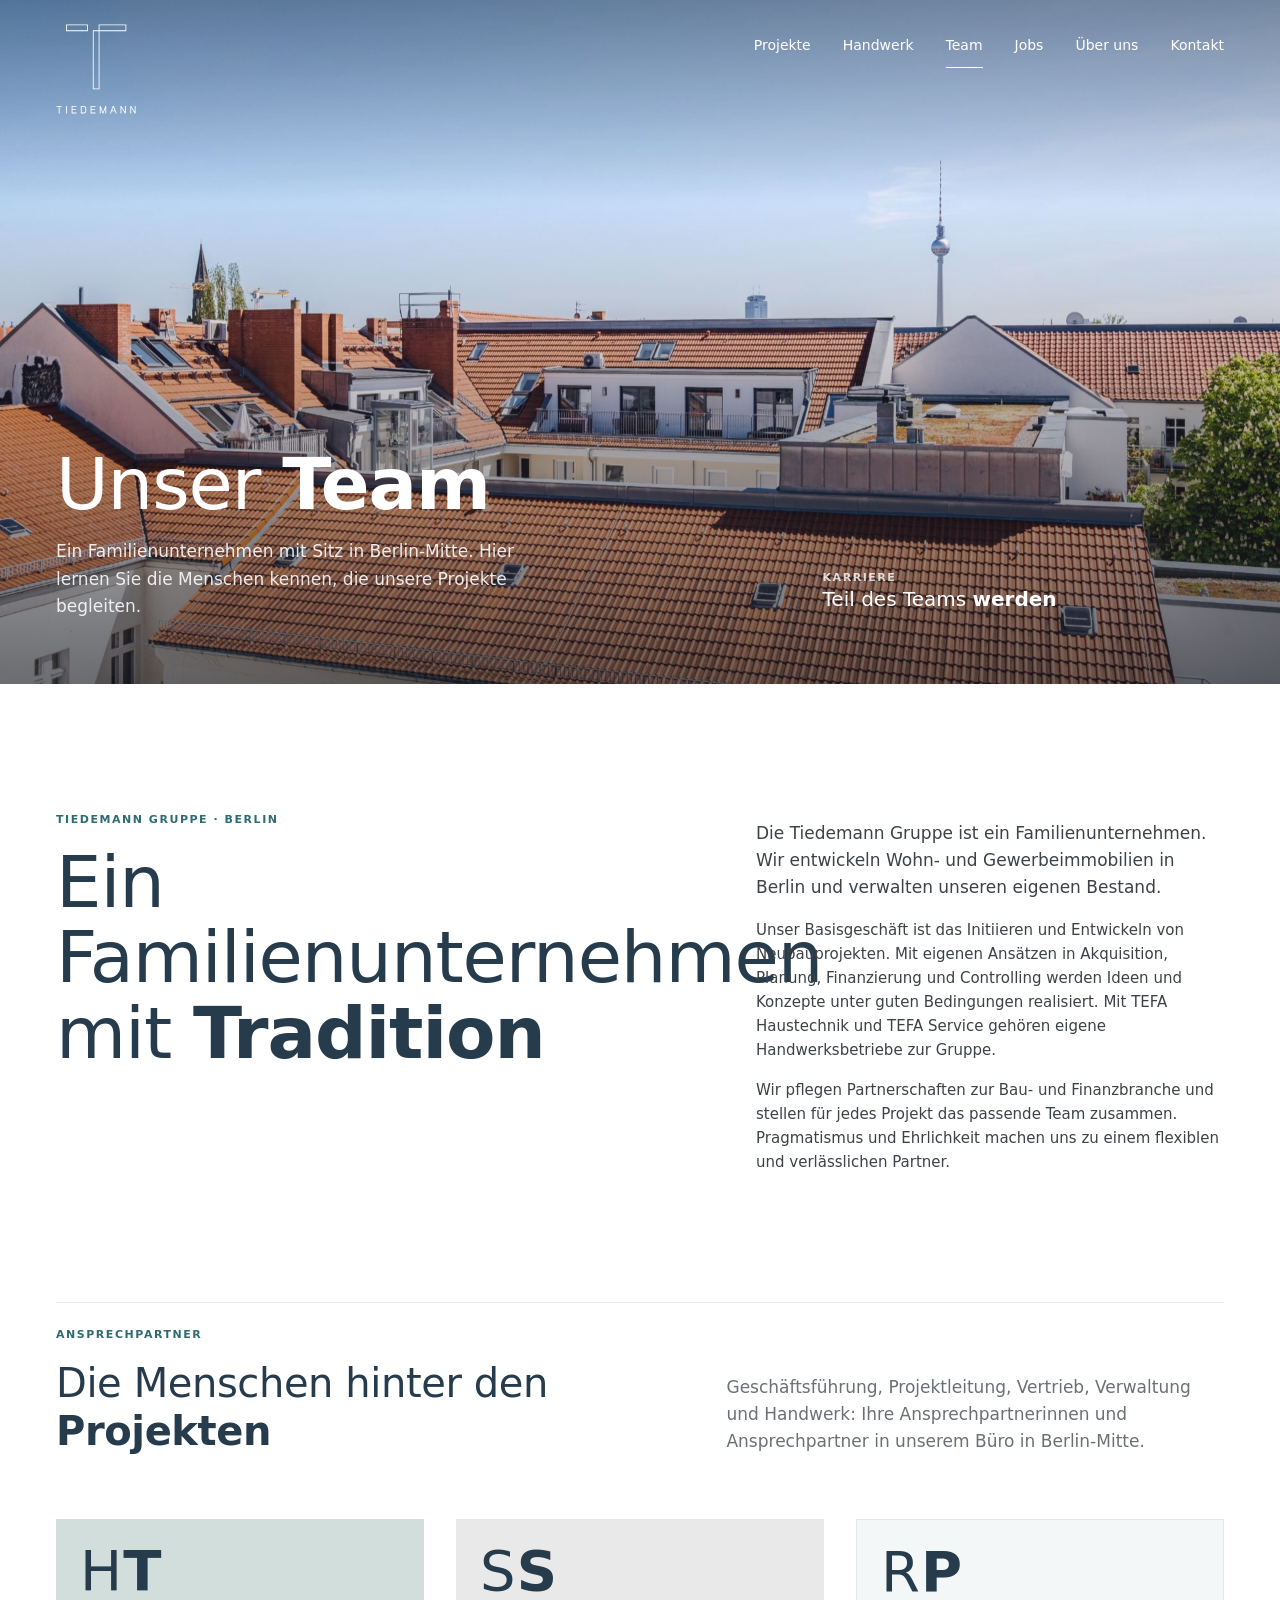
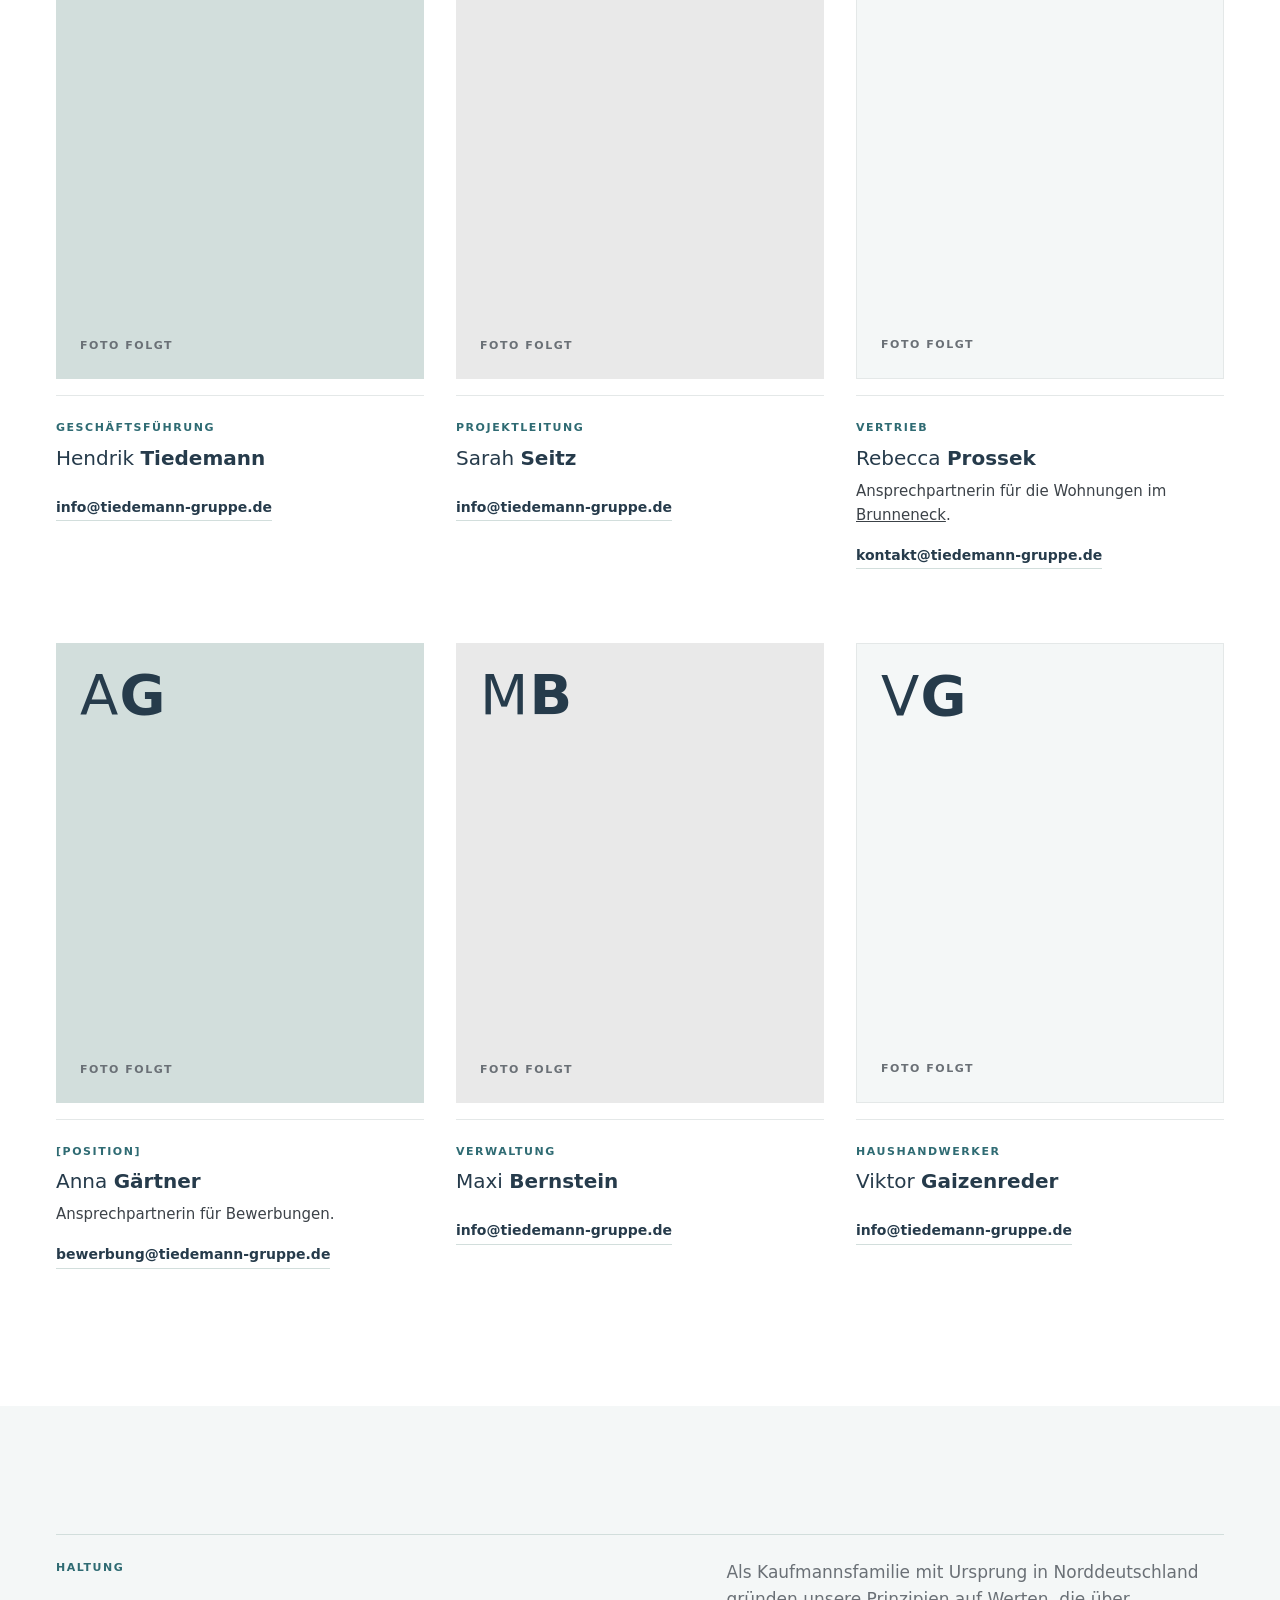
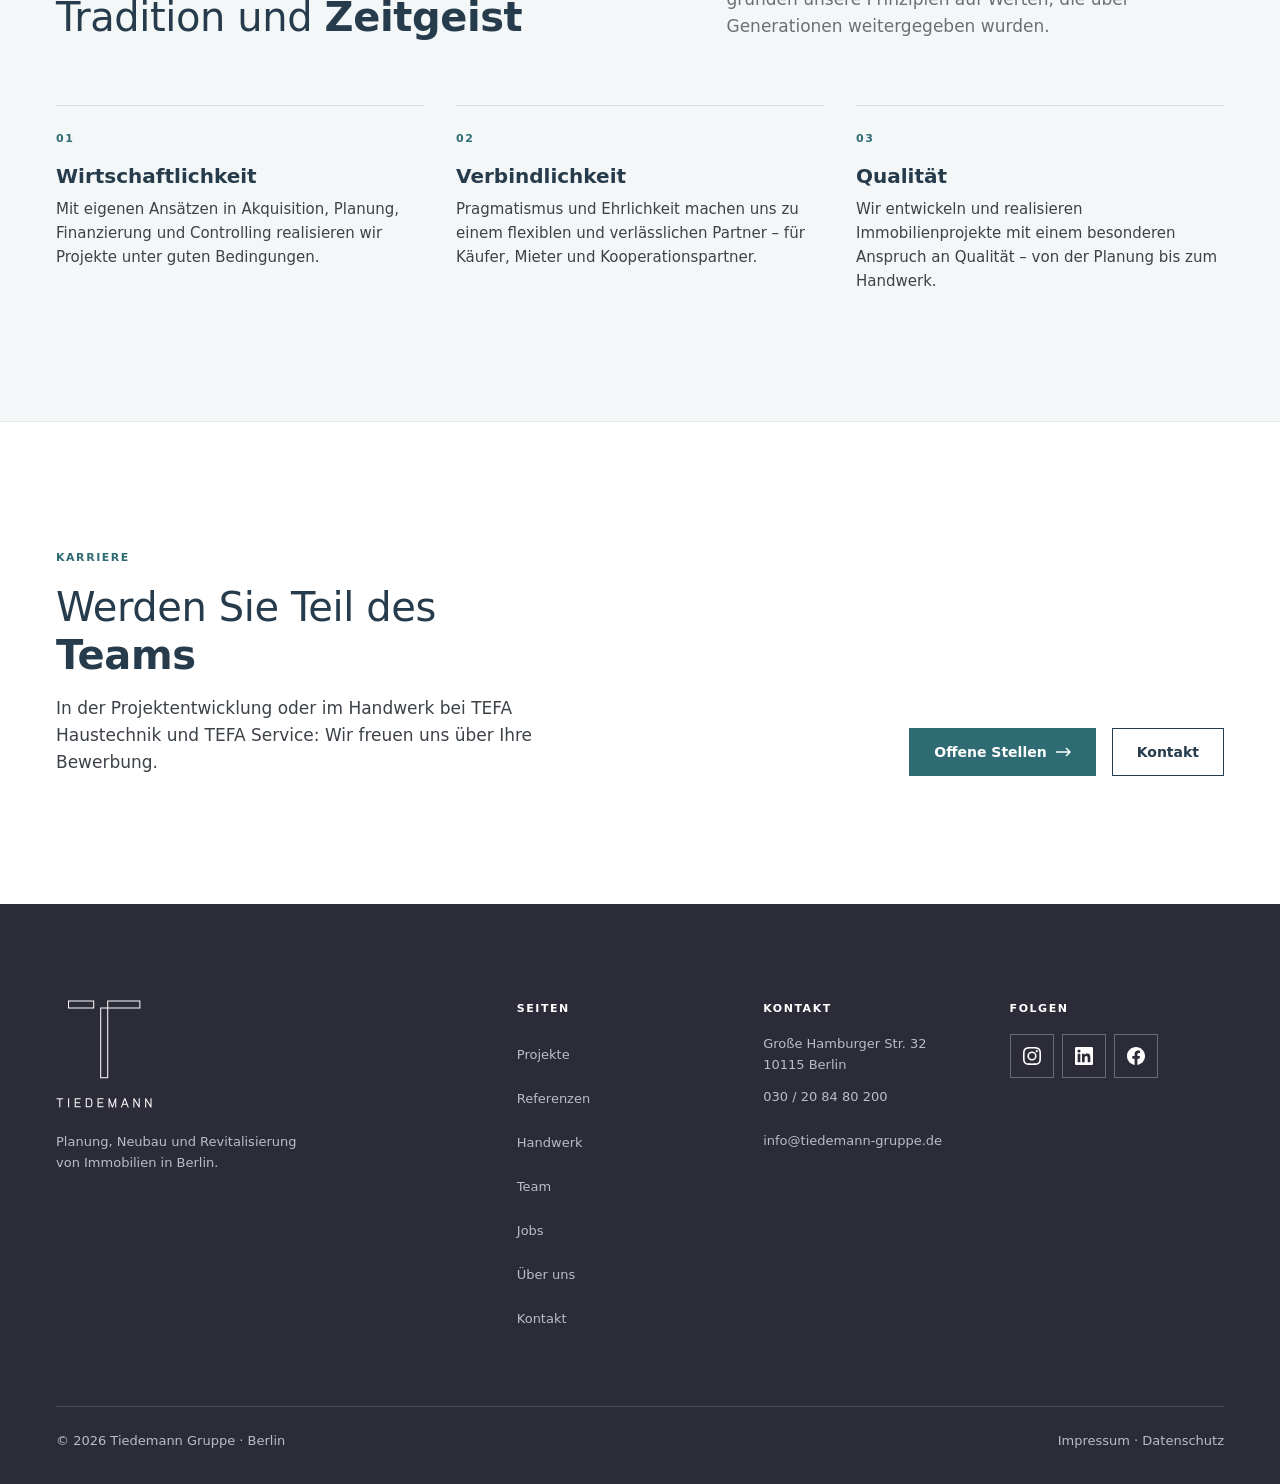
<file: team.html>
<!DOCTYPE html>
<html lang="de">
<head>
<meta charset="UTF-8">
<meta name="viewport" content="width=device-width, initial-scale=1">
<title>Unser Team · Tiedemann Gruppe</title>
<meta name="description" content="Das Team der Tiedemann Gruppe: ein Familienunternehmen aus Berlin-Mitte für Projektentwicklung, Neubau und Revitalisierung von Immobilien.">
<meta name="robots" content="noindex, nofollow">
<!-- Seite vorübergehend ausgeblendet: nirgends verlinkt -->
<link rel="icon" href="favicon.ico" sizes="any">
<link rel="icon" type="image/png" sizes="32x32" href="assets/icons/favicon-32.png">
<link rel="apple-touch-icon" href="apple-touch-icon.png">
<meta name="theme-color" content="#263b4b">
<link rel="stylesheet" href="assets/site.css?v=8">
</head>
<body>
<a class="skip" href="#inhalt">Zum Inhalt springen</a>

<header class="hdr" id="hdr">
  <div class="wrap hdr-in">
    <a class="brand-text" href="index.html" tabindex="-1" aria-hidden="true"><img src="assets/logos/logo-zeichen.svg?v=2" alt="Tiedemann Gruppe" width="41" height="44"></a>
    <button class="menu-btn" type="button" aria-expanded="false" aria-controls="nav" aria-label="Menü öffnen"><span></span></button>
    <nav class="nav" id="nav" aria-label="Hauptnavigation">
      <a href="index.html#projekte">Projekte</a>
      <a href="index.html#handwerk">Handwerk</a>
      <a href="team.html" aria-current="page">Team</a>
      <a href="jobs.html">Jobs</a>
      <a href="index.html#ueber-uns">Über uns</a>
      <a href="index.html#kontakt">Kontakt</a>
    </nav>
  </div>
</header>

<main id="inhalt">

<!-- ===== Hero ===== -->
<section class="hero hero--page on-photo" id="start" aria-labelledby="t-hero">
  <div class="hero-photo">
    <img src="assets/projekte/brunneneck-ausblick-fernseh.jpg" width="1920" height="1279" style="object-position:62% 45%" fetchpriority="high" alt="Blick über die Ziegeldächer von Berlin-Mitte zum Fernsehturm">
  </div>
  <div class="hero-logo">
    <div class="wrap"><a href="index.html" aria-label="Tiedemann Gruppe, Startseite"><img src="assets/logos/logo-weiss.svg" alt="Tiedemann Gruppe" width="72" height="81"></a></div>
  </div>
  <div class="hero-content">
    <div class="wrap hero-grid">
      <div>
        <h1 class="display" id="t-hero">Unser <em>Team</em></h1>
        <p class="hero-lead">Ein Familienunternehmen mit Sitz in Berlin-Mitte. Hier lernen Sie die Menschen kennen, die unsere Projekte begleiten.</p>
      </div>
      <div class="hero-side">
        <a class="hero-note" href="jobs.html"><span class="label">Karriere</span><strong>Teil des Teams <em>werden</em></strong></a>
      </div>
    </div>
  </div>
</section>

<!-- ===== Intro ===== -->
<section class="section" id="unternehmen" aria-labelledby="u-title">
  <div class="wrap intro-grid">
    <div class="intro-head reveal">
      <span class="label" style="margin-bottom:var(--s2)">Tiedemann Gruppe · Berlin</span>
      <h2 class="display intro-statement" id="u-title">Ein Familienunternehmen mit <em>Tradition</em></h2>
    </div>
    <div class="intro-body reveal">
      <p class="lead">Die Tiedemann Gruppe ist ein Familienunternehmen. Wir entwickeln Wohn- und Gewerbeimmobilien in Berlin und verwalten unseren eigenen Bestand.</p>
      <p>Unser Basisgeschäft ist das Initiieren und Entwickeln von Neubauprojekten. Mit eigenen Ansätzen in Akquisition, Planung, Finanzierung und Controlling werden Ideen und Konzepte unter guten Bedingungen realisiert. Mit TEFA Haustechnik und TEFA Service gehören eigene Handwerksbetriebe zur Gruppe.</p>
      <p>Wir pflegen Partnerschaften zur Bau- und Finanzbranche und stellen für jedes Projekt das passende Team zusammen. Pragmatismus und Ehrlichkeit machen uns zu einem flexiblen und verlässlichen Partner.</p>
    </div>
  </div>
</section>

<!-- ===== Team ===== -->
<section class="section" id="team" aria-labelledby="team-title" style="padding-top:0">
  <div class="wrap">
    <div class="sec-head reveal">
      <div>
        <span class="label">Ansprechpartner</span>
        <h2 class="h1" id="team-title">Die Menschen hinter den <em>Projekten</em></h2>
      </div>
      <p class="lead">Geschäftsführung, Projektleitung, Vertrieb, Verwaltung und Handwerk: Ihre Ansprechpartnerinnen und Ansprechpartner in unserem Büro in Berlin-Mitte.</p>
    </div>

    <!--
      Porträtfotos: Datei unter assets/team/<vorname-nachname>.jpg ablegen (Hochformat 4:5, z. B. 800 × 1000 px)
      und im jeweiligen <figure class="portrait"> den <span class="portrait-ph">…</span> ersetzen durch:
      <img src="assets/team/hendrik-tiedemann.jpg" width="800" height="1000" loading="lazy" alt="Hendrik Tiedemann">
    -->
    <ul class="team-grid">
      <li class="person reveal">
        <figure class="portrait">
          <!-- Foto: assets/team/hendrik-tiedemann.jpg -->
          <span class="portrait-ph" aria-hidden="true"><span class="ini">H<b>T</b></span><span class="ph-note">Foto folgt</span></span>
        </figure>
        <div class="person-text">
          <span class="label">Geschäftsführung</span>
          <h3 class="h2">Hendrik <em>Tiedemann</em></h3>
          <a class="link" href="mailto:info@tiedemann-gruppe.de"><span>info@tiedemann-gruppe.de</span></a>
        </div>
      </li>
      <li class="person reveal">
        <figure class="portrait portrait--grey">
          <!-- Foto: assets/team/sarah-seitz.jpg -->
          <span class="portrait-ph" aria-hidden="true"><span class="ini">S<b>S</b></span><span class="ph-note">Foto folgt</span></span>
        </figure>
        <div class="person-text">
          <span class="label">Projektleitung</span>
          <h3 class="h2">Sarah <em>Seitz</em></h3>
          <a class="link" href="mailto:info@tiedemann-gruppe.de"><span>info@tiedemann-gruppe.de</span></a>
        </div>
      </li>
      <li class="person reveal">
        <figure class="portrait portrait--subtle">
          <!-- Foto: assets/team/rebecca-prossek.jpg -->
          <span class="portrait-ph" aria-hidden="true"><span class="ini">R<b>P</b></span><span class="ph-note">Foto folgt</span></span>
        </figure>
        <div class="person-text">
          <span class="label">Vertrieb</span>
          <h3 class="h2">Rebecca <em>Prossek</em></h3>
          <p class="resp">Ansprechpartnerin für die Wohnungen im <a href="https://brunneneckberlin.de/">Brunneneck</a>.</p>
          <a class="link" href="mailto:kontakt@tiedemann-gruppe.de"><span>kontakt@tiedemann-gruppe.de</span></a>
        </div>
      </li>
      <li class="person reveal">
        <figure class="portrait">
          <!-- Foto: assets/team/anna-gaertner.jpg -->
          <span class="portrait-ph" aria-hidden="true"><span class="ini">A<b>G</b></span><span class="ph-note">Foto folgt</span></span>
        </figure>
        <div class="person-text">
          <span class="label">[Position]</span>
          <h3 class="h2">Anna <em>Gärtner</em></h3>
          <p class="resp">Ansprechpartnerin für Bewerbungen.</p>
          <a class="link" href="mailto:bewerbung@tiedemann-gruppe.de"><span>bewerbung@tiedemann-gruppe.de</span></a>
        </div>
      </li>
      <li class="person reveal">
        <figure class="portrait portrait--grey">
          <!-- Foto: assets/team/maxi-bernstein.jpg -->
          <span class="portrait-ph" aria-hidden="true"><span class="ini">M<b>B</b></span><span class="ph-note">Foto folgt</span></span>
        </figure>
        <div class="person-text">
          <span class="label">Verwaltung</span>
          <h3 class="h2">Maxi <em>Bernstein</em></h3>
          <a class="link" href="mailto:info@tiedemann-gruppe.de"><span>info@tiedemann-gruppe.de</span></a>
        </div>
      </li>
      <li class="person reveal">
        <figure class="portrait portrait--subtle">
          <!-- Foto: assets/team/viktor-gaizenreder.jpg -->
          <span class="portrait-ph" aria-hidden="true"><span class="ini">V<b>G</b></span><span class="ph-note">Foto folgt</span></span>
        </figure>
        <div class="person-text">
          <span class="label">Haushandwerker</span>
          <h3 class="h2">Viktor <em>Gaizenreder</em></h3>
          <a class="link" href="mailto:info@tiedemann-gruppe.de"><span>info@tiedemann-gruppe.de</span></a>
        </div>
      </li>
    </ul>
  </div>
</section>

<!-- ===== Werte ===== -->
<section class="section refs" id="werte" aria-labelledby="w-title">
  <div class="wrap">
    <div class="sec-head reveal" style="border-top-color:var(--blue-grey)">
      <div>
        <span class="label">Haltung</span>
        <h2 class="h1" id="w-title">Tradition und <em>Zeitgeist</em></h2>
      </div>
      <p class="lead">Als Kaufmannsfamilie mit Ursprung in Norddeutschland gründen unsere Prinzipien auf Werten, die über Generationen weitergegeben wurden.</p>
    </div>
    <div class="values">
      <article class="pillar reveal">
        <span class="num">01</span>
        <h3 class="h2"><em>Wirtschaftlichkeit</em></h3>
        <p>Mit eigenen Ansätzen in Akquisition, Planung, Finanzierung und Controlling realisieren wir Projekte unter guten Bedingungen.</p>
      </article>
      <article class="pillar reveal">
        <span class="num">02</span>
        <h3 class="h2"><em>Verbindlichkeit</em></h3>
        <p>Pragmatismus und Ehrlichkeit machen uns zu einem flexiblen und verlässlichen Partner – für Käufer, Mieter und Kooperationspartner.</p>
      </article>
      <article class="pillar reveal">
        <span class="num">03</span>
        <h3 class="h2"><em>Qualität</em></h3>
        <p>Wir entwickeln und realisieren Immobilienprojekte mit einem besonderen Anspruch an Qualität – von der Planung bis zum Handwerk.</p>
      </article>
    </div>
  </div>
</section>

<!-- ===== CTA Jobs ===== -->
<section class="section cta" aria-labelledby="c-title">
  <div class="wrap cta-grid">
    <div class="reveal">
      <span class="label">Karriere</span>
      <h2 class="h1" id="c-title">Werden Sie Teil des <em>Teams</em></h2>
      <p class="lead">In der Projektentwicklung oder im Handwerk bei TEFA Haustechnik und TEFA Service: Wir freuen uns über Ihre Bewerbung.</p>
    </div>
    <div class="btn-row reveal">
      <a class="btn btn--accent" href="jobs.html">Offene Stellen <svg class="arrow" viewBox="0 0 16 10" fill="none" aria-hidden="true"><path d="M11 1l4 4-4 4M1 5h14" stroke="currentColor" stroke-width="1.5"/></svg></a>
      <a class="btn btn--line" href="index.html#kontakt">Kontakt</a>
    </div>
  </div>
</section>

</main>

<footer class="footer">
  <div class="wrap">
    <div class="footer-grid">
      <div>
        <a class="footer-logo" href="index.html" aria-label="Tiedemann Gruppe, Startseite"><img src="assets/logos/logo-weiss.svg" alt="Tiedemann Gruppe" width="96" height="108"></a>
        <p class="footer-claim">Planung, Neubau und Revitalisierung von Immobilien in Berlin.</p>
      </div>
      <nav aria-label="Seiten">
        <h2>Seiten</h2>
        <ul>
          <li><a href="index.html#projekte">Projekte</a></li>
          <li><a href="index.html#referenzen">Referenzen</a></li>
          <li><a href="index.html#handwerk">Handwerk</a></li>
          <li><a href="team.html">Team</a></li>
          <li><a href="jobs.html">Jobs</a></li>
          <li><a href="index.html#ueber-uns">Über uns</a></li>
          <li><a href="index.html#kontakt">Kontakt</a></li>
        </ul>
      </nav>
      <div>
        <h2>Kontakt</h2>
        <address>Große Hamburger Str. 32<br>10115 Berlin<br><a href="tel:+493020848200">030 / 20 84 80 200</a><br><a href="mailto:info@tiedemann-gruppe.de">info@tiedemann-gruppe.de</a></address>
      </div>
      <div>
        <h2>Folgen</h2>
        <div class="social">
          <a href="https://www.instagram.com/tiedemann_gruppe/" rel="noopener" aria-label="Instagram"><svg viewBox="0 0 24 24" aria-hidden="true"><path d="M12 2.163c3.204 0 3.584.012 4.85.07 3.252.148 4.771 1.691 4.919 4.919.058 1.265.069 1.645.069 4.849 0 3.205-.012 3.584-.069 4.849-.149 3.225-1.664 4.771-4.919 4.919-1.266.058-1.644.07-4.85.07-3.204 0-3.584-.012-4.849-.07-3.26-.149-4.771-1.699-4.919-4.92-.058-1.265-.07-1.644-.07-4.849 0-3.204.013-3.583.07-4.849.149-3.227 1.664-4.771 4.919-4.919 1.266-.057 1.645-.069 4.849-.069zM12 0C8.741 0 8.333.014 7.053.072 2.695.272.273 2.69.073 7.052.014 8.333 0 8.741 0 12c0 3.259.014 3.668.072 4.948.2 4.358 2.618 6.78 6.98 6.98C8.333 23.986 8.741 24 12 24c3.259 0 3.668-.014 4.948-.072 4.354-.2 6.782-2.618 6.979-6.98.059-1.28.073-1.689.073-4.948 0-3.259-.014-3.667-.072-4.947-.196-4.354-2.617-6.78-6.979-6.98C15.668.014 15.259 0 12 0zm0 5.838a6.162 6.162 0 100 12.324 6.162 6.162 0 000-12.324zM12 16a4 4 0 110-8 4 4 0 010 8zm6.406-11.845a1.44 1.44 0 100 2.881 1.44 1.44 0 000-2.881z"/></svg></a>
          <a href="https://www.linkedin.com/company/tiedemann-gruppe/" rel="noopener" aria-label="LinkedIn"><svg viewBox="0 0 24 24" aria-hidden="true"><path d="M20.447 20.452h-3.554v-5.569c0-1.328-.027-3.037-1.852-3.037-1.853 0-2.136 1.445-2.136 2.939v5.667H9.351V9h3.414v1.561h.046c.477-.9 1.637-1.85 3.37-1.85 3.601 0 4.267 2.37 4.267 5.455v6.286zM5.337 7.433a2.062 2.062 0 01-2.063-2.065 2.064 2.064 0 112.063 2.065zm1.782 13.019H3.555V9h3.564v11.452zM22.225 0H1.771C.792 0 0 .774 0 1.729v20.542C0 23.227.792 24 1.771 24h20.451C23.2 24 24 23.227 24 22.271V1.729C24 .774 23.2 0 22.222 0h.003z"/></svg></a>
          <a href="https://www.facebook.com/tiedemanngruppe" rel="noopener" aria-label="Facebook"><svg viewBox="0 0 24 24" aria-hidden="true"><path d="M24 12.073c0-6.627-5.373-12-12-12s-12 5.373-12 12c0 5.99 4.388 10.954 10.125 11.854v-8.385H7.078v-3.47h3.047V9.43c0-3.007 1.792-4.669 4.533-4.669 1.312 0 2.686.235 2.686.235v2.953H15.83c-1.491 0-1.956.925-1.956 1.874v2.25h3.328l-.532 3.47h-2.796v8.385C19.612 23.027 24 18.062 24 12.073z"/></svg></a>
        </div>
      </div>
    </div>
    <div class="footer-bottom">
      <span>© 2026 Tiedemann Gruppe · Berlin</span>
      <span class="footer-legal"><a href="impressum.html">Impressum</a> · <a href="impressum.html#datenschutz">Datenschutz</a></span>
    </div>
  </div>
</footer>

<script src="assets/site.js?v=8"></script>
</body>
</html>
</file>
<file: assets/site.css>
/* Tiedemann Gruppe · gemeinsame Styles für index.html, team.html, jobs.html, impressum.html */
/* ===== Tokens · Tiedemann Design System ===== */
:root{
  --primary:#263b4b; --secondary:#2b2c37;
  --accent:#2f6b73; --accent-tint:#e1edee;
  --white:#ffffff; --subtle:#f4f7f7; --grey:#e9e9e9; --blue-grey:#d2dedc;
  --text:#3c4248; --muted:#6a7076; --line:#e4e8e8;
  --font:'Segoe UI', system-ui, -apple-system, 'Helvetica Neue', Arial, sans-serif;
  --s1:8px; --s2:16px; --s3:24px; --s4:32px; --s5:48px; --s6:64px; --s7:96px; --s8:128px;
  --max:1280px; --gutter:16px; --ctl:44px; --bar:64px;
}
@media (min-width:768px){ :root{ --gutter:40px; } }
@media (min-width:1200px){ :root{ --gutter:56px; } }

*,*::before,*::after{ box-sizing:border-box; margin:0; padding:0; border-radius:0; }
html{ scroll-behavior:smooth; scroll-padding-top:var(--bar); -webkit-text-size-adjust:100%; }
body{ font-family:var(--font); font-size:15px; line-height:1.6; font-weight:400; color:var(--text); background:var(--white); -webkit-font-smoothing:antialiased; overflow-x:hidden; }
body.no-scroll{ overflow:hidden; }
img{ display:block; max-width:100%; height:auto; }
a{ color:inherit; }
ul,ol{ list-style:none; }
button{ font:inherit; color:inherit; background:none; border:0; cursor:pointer; }
em{ font-style:normal; font-weight:600; }
address{ font-style:normal; }
:focus-visible{ outline:2px solid var(--accent); outline-offset:3px; }
.on-photo :focus-visible,.footer :focus-visible{ outline-color:var(--white); }
.skip{ position:absolute; left:var(--s2); top:-80px; z-index:300; background:var(--white); color:var(--primary); padding:var(--s1) var(--s2); font-size:14px; font-weight:600; text-decoration:none; border:1px solid var(--primary); }
.skip:focus{ top:var(--s2); }
.sr-only{ position:absolute; width:1px; height:1px; overflow:hidden; clip:rect(0 0 0 0); white-space:nowrap; }

.wrap{ width:100%; max-width:calc(var(--max) + 2 * var(--gutter)); margin:0 auto; padding:0 var(--gutter); }
.section{ padding:var(--s7) 0; }
@media (min-width:1024px){ .section{ padding:var(--s8) 0; } }

/* ===== Typography ===== */
.label{ display:block; font-size:11px; line-height:1.5; font-weight:600; letter-spacing:.14em; text-transform:uppercase; color:var(--accent); }
.display{ font-size:40px; line-height:1.05; font-weight:300; color:var(--primary); letter-spacing:-.015em; }
.h1{ font-size:28px; line-height:1.2; font-weight:300; color:var(--primary); letter-spacing:-.01em; }
.h2{ font-size:20px; line-height:1.3; font-weight:300; color:var(--primary); }
@media (min-width:768px){ .display{ font-size:56px; } .h1{ font-size:34px; } }
@media (min-width:1200px){ .display{ font-size:72px; } .h1{ font-size:40px; } }
.lead{ font-size:17px; line-height:1.6; }
.small{ font-size:13px; line-height:1.5; color:var(--muted); }
p + p{ margin-top:var(--s2); }

/* Links */
.link{ display:inline-flex; align-items:center; gap:var(--s1); min-height:var(--ctl); font-size:14px; font-weight:600; color:var(--primary); text-decoration:none; }
.link span{ border-bottom:1px solid var(--blue-grey); padding-bottom:2px; transition:border-color .2s; }
.link:hover span{ border-bottom-color:var(--accent); }
.arrow{ width:16px; height:10px; flex:none; transition:transform .2s; }
.link:hover .arrow,.btn:hover .arrow{ transform:translateX(4px); }
.btn{ display:inline-flex; align-items:center; justify-content:center; gap:var(--s1); min-height:48px; padding:0 var(--s3); font-size:14px; font-weight:600; line-height:1.2; text-decoration:none; border:1px solid transparent; transition:background-color .2s, color .2s, border-color .2s; }
.btn--accent{ background:var(--accent); color:var(--white); }
.btn--accent:hover{ background:#21525a; }

/* ===== Header ===== */
.hdr{ position:fixed; top:0; left:0; right:0; z-index:100; color:var(--white); transition:background-color .3s, color .3s, border-color .3s; border-bottom:1px solid transparent; }
.hdr-in{ display:flex; align-items:center; justify-content:flex-end; gap:var(--s3); min-height:var(--bar); padding-top:var(--s3); transition:padding .3s; }
.brand-text{ margin-right:auto; display:inline-flex; align-items:center; min-height:var(--ctl); font-size:17px; font-weight:300; letter-spacing:.01em; text-decoration:none; color:var(--primary); opacity:0; visibility:hidden; transition:opacity .3s, visibility .3s; }
.nav{ display:flex; align-items:center; gap:var(--s4); }
.nav a{ display:inline-flex; align-items:center; min-height:var(--ctl); font-size:14px; font-weight:400; text-decoration:none; border-bottom:1px solid transparent; transition:border-color .2s; }
.nav a:hover,.nav a[aria-current="true"],.nav a[aria-current="page"]{ border-bottom-color:currentColor; }
.hdr{ pointer-events:none; }
.hdr .menu-btn,.hdr .nav,.hdr.solid,.hdr.menu-open{ pointer-events:auto; }
.hdr.solid{ background:var(--white); color:var(--primary); border-bottom-color:var(--line); }
.hdr.solid .hdr-in{ padding-top:0; }
.hdr.solid .brand-text{ opacity:1; visibility:visible; }
.brand-text img{ width:auto; height:44px; }
.hdr.solid .nav a:hover{ border-bottom-color:var(--accent); }
.menu-btn{ display:none; width:var(--ctl); height:var(--ctl); align-items:center; justify-content:center; }
.menu-btn span{ display:block; width:22px; height:1px; background:currentColor; position:relative; }
.menu-btn span::before,.menu-btn span::after{ content:""; position:absolute; left:0; width:22px; height:1px; background:currentColor; transition:transform .2s; }
.menu-btn span::before{ top:-7px; } .menu-btn span::after{ top:7px; }
.menu-btn[aria-expanded="true"] span{ background:transparent; }
.menu-btn[aria-expanded="true"] span::before{ transform:translateY(7px) rotate(45deg); }
.menu-btn[aria-expanded="true"] span::after{ transform:translateY(-7px) rotate(-45deg); }
@media (max-width:899px){
  .menu-btn{ display:inline-flex; }
  .nav{ display:none; position:fixed; top:var(--bar); left:0; right:0; bottom:0; flex-direction:column; align-items:stretch; gap:0; background:var(--white); padding:var(--s3) var(--gutter); overflow-y:auto; }
  .nav a{ min-height:64px; font-size:28px; font-weight:300; color:var(--primary); border-bottom:1px solid var(--line); }
  .nav a:hover{ border-bottom-color:var(--line); color:var(--accent); }
  .hdr.menu-open{ background:var(--white); color:var(--primary); border-bottom-color:var(--line); }
  .hdr.menu-open .hdr-in{ padding-top:0; }
  .hdr.menu-open .brand-text{ opacity:1; visibility:visible; }
  .hdr.menu-open .nav{ display:flex; }
}

/* ===== Hero slider ===== */
.hero{ position:relative; height:100vh; height:100svh; min-height:560px; max-height:1080px; overflow:hidden; background:var(--grey); color:var(--white); }
.slides{ position:absolute; inset:0; }
.slide{ position:absolute; inset:0; opacity:0; visibility:hidden; transition:opacity 1.2s ease, visibility 0s linear 1.2s; }
.slide.is-active{ opacity:1; visibility:visible; transition:opacity 1.2s ease, visibility 0s; }
.slide img{ width:100%; height:100%; object-fit:cover; transform:scale(1.04); transition:transform 7s ease-out; }
.slide.is-active img{ transform:scale(1); }
/* minimal legibility scrims */
.hero::before,.hero::after{ content:""; position:absolute; left:0; right:0; z-index:1; pointer-events:none; }
.hero::before{ top:0; height:200px; background:linear-gradient(rgba(20,24,28,.38), rgba(20,24,28,0)); }
.hero::after{ bottom:0; height:70%; background:linear-gradient(rgba(20,24,28,0), rgba(20,24,28,.62)); }
.hero-logo{ position:absolute; z-index:3; top:var(--s3); left:0; right:0; pointer-events:none; }
.hero-logo a{ display:inline-block; pointer-events:auto; }
.hero-logo img{ width:72px; height:81px; }
@media (min-width:1024px){ .hero-logo img{ width:80px; height:90px; } }
.hero-content{ position:absolute; z-index:2; left:0; right:0; bottom:0; padding-bottom:var(--s4); }
.hero-grid{ display:grid; gap:var(--s4); align-items:end; }
.hero h1{ color:var(--white); max-width:13ch; }
.hero-lead{ margin-top:var(--s2); font-size:17px; max-width:44ch; color:rgba(255,255,255,.88); }
.hero-side{ display:grid; gap:var(--s2); }
.cap{ min-height:64px; position:relative; }
.cap-item{ position:absolute; inset:0 0 auto 0; opacity:0; visibility:hidden; transition:opacity .6s, visibility 0s linear .6s; }
.cap-item.is-active{ position:relative; opacity:1; visibility:visible; transition:opacity .6s .3s, visibility 0s; }
.cap-item a{ display:inline-flex; flex-direction:column; text-decoration:none; color:var(--white); padding:var(--s1) 0; }
.cap-item .label{ color:rgba(255,255,255,.8); }
.cap-item strong{ font-size:20px; line-height:1.3; font-weight:300; }
.cap-item strong em{ font-weight:600; }
.cap-item a:hover strong{ text-decoration:underline; text-decoration-thickness:1px; text-underline-offset:4px; }
.ctrl{ display:flex; align-items:center; gap:var(--s2); }
.count{ font-size:13px; font-variant-numeric:tabular-nums; letter-spacing:.06em; min-width:56px; }
.count b{ font-weight:600; }
.progress{ flex:1; height:1px; background:rgba(255,255,255,.35); position:relative; min-width:80px; }
.progress i{ position:absolute; left:0; top:-1px; height:3px; width:100%; background:var(--white); transform-origin:left; transform:scaleX(0); }
.ctrl-btns{ display:flex; }
.ctrl button{ width:var(--ctl); height:var(--ctl); display:inline-flex; align-items:center; justify-content:center; border:1px solid rgba(255,255,255,.45); color:var(--white); transition:background-color .2s, border-color .2s; }
.ctrl button + button{ border-left:0; }
.ctrl button:hover{ background:rgba(255,255,255,.14); border-color:var(--white); }
.ctrl svg{ width:16px; height:16px; }
.icon-play{ display:none; }
.is-paused .icon-play{ display:block; } .is-paused .icon-pause{ display:none; }
@media (min-width:900px){
  .hero-content{ padding-bottom:var(--s6); }
  .hero-grid{ grid-template-columns:7fr 4fr; gap:var(--s6); }
}

/* ===== Intro ===== */
.intro-grid{ display:grid; gap:var(--s5); }
.intro-statement{ max-width:22ch; }
.intro-body{ max-width:60ch; }
.intro-body .lead{ color:var(--text); }
.figures{ margin-top:var(--s5); display:grid; grid-template-columns:repeat(3,1fr); border-top:1px solid var(--line); }
.figures div{ padding:var(--s3) var(--s2) 0 0; }
.figures div + div{ padding-left:var(--s2); border-left:1px solid var(--line); }
.figures dt{ font-size:11px; font-weight:600; letter-spacing:.14em; text-transform:uppercase; color:var(--muted); margin-bottom:var(--s1); }
.figures dd{ font-size:20px; line-height:1.3; font-weight:300; color:var(--primary); }
@media (min-width:1024px){
  .intro-grid{ grid-template-columns:repeat(12,1fr); gap:var(--s4); }
  .intro-head{ grid-column:1 / span 6; }
  .intro-body{ grid-column:8 / span 5; padding-top:var(--s1); }
}
@media (min-width:1024px){ .figures dd{ font-size:28px; } }

/* ===== Section heads ===== */
.sec-head{ display:grid; gap:var(--s2); margin-bottom:var(--s6); padding-top:var(--s3); border-top:1px solid var(--line); }
@media (min-width:900px){ .sec-head{ grid-template-columns:1fr 1fr; align-items:end; gap:var(--s4); } .sec-head .lead{ justify-self:end; max-width:46ch; } }
.sec-head .label{ margin-bottom:var(--s2); }
.sec-head .lead{ color:var(--muted); }

/* ===== Current projects ===== */
.feature{ display:grid; gap:var(--s4); }
.feature + .feature{ margin-top:var(--s8); }
.feature-media{ position:relative; display:block; overflow:hidden; background:var(--grey); }
.feature-media img{ width:100%; aspect-ratio:3/2; object-fit:cover; transition:transform .8s ease; }
.feature-media:hover img{ transform:scale(1.02); }
.tag{ position:absolute; left:0; top:0; background:var(--white); color:var(--primary); font-size:11px; font-weight:600; letter-spacing:.14em; text-transform:uppercase; padding:var(--s1) var(--s2); }
.feature-text .label{ margin-bottom:var(--s2); }
.feature-text .h1{ margin-bottom:var(--s1); }
.addr{ font-size:13px; color:var(--muted); }
.feature-text > p.desc{ margin-top:var(--s3); }
.kv{ margin-top:var(--s3); border-top:1px solid var(--line); }
.kv div{ display:grid; grid-template-columns:120px 1fr; gap:var(--s2); padding:12px 0; border-bottom:1px solid var(--line); }
.kv dt{ font-size:11px; font-weight:600; letter-spacing:.14em; text-transform:uppercase; color:var(--muted); padding-top:3px; }
.kv dd{ font-size:15px; color:var(--text); }
.kv dd em{ color:var(--primary); }
.links{ margin-top:var(--s3); display:flex; flex-wrap:wrap; column-gap:var(--s3); }
.gallery{ display:grid; gap:var(--s1); grid-template-columns:repeat(2,1fr); }
.gallery--3{ grid-template-columns:repeat(3,1fr); }
.g-item{ display:block; width:100%; overflow:hidden; background:var(--grey); position:relative; }
.g-item img{ width:100%; aspect-ratio:4/3; object-fit:cover; transition:transform .6s ease, opacity .3s; }
.gallery--3 .g-item img{ aspect-ratio:4/5; }
.g-item:hover img{ transform:scale(1.03); }
.gallery-cap{ grid-column:1 / -1; font-size:13px; color:var(--muted); padding-top:var(--s1); }
@media (min-width:768px){ .gallery{ grid-template-columns:repeat(4,1fr); gap:var(--s2); } .gallery--3{ grid-template-columns:repeat(3,1fr); } }
@media (min-width:1024px){
  .feature{ grid-template-columns:repeat(12,1fr); gap:var(--s5) var(--s4); align-items:start; }
  .feature-media{ grid-column:1 / span 7; }
  .feature-text{ grid-column:9 / span 4; }
  .feature .gallery{ grid-column:1 / -1; }
  .feature--rev .feature-media{ grid-column:6 / span 7; grid-row:1; }
  .feature--rev .feature-text{ grid-column:1 / span 4; grid-row:1; }
  .feature--rev .gallery{ grid-column:6 / span 7; }
}

/* ===== Full-bleed band ===== */
.band{ position:relative; height:56vh; min-height:320px; max-height:720px; overflow:hidden; background:var(--grey); }
.band img{ width:100%; height:100%; object-fit:cover; object-position:50% 40%; }
.band figcaption{ position:absolute; right:0; bottom:0; background:var(--white); color:var(--muted); font-size:13px; padding:var(--s1) var(--s2); }

/* ===== References ===== */
.refs{ background:var(--subtle); }
.ref-grid{ display:grid; gap:var(--s5) var(--s3); }
@media (min-width:640px){ .ref-grid{ grid-template-columns:repeat(2,1fr); } }
@media (min-width:1024px){ .ref-grid{ grid-template-columns:repeat(3,1fr); gap:var(--s4); } }
.ref .g-item img{ aspect-ratio:4/3; }
.ref-meta{ display:flex; justify-content:space-between; gap:var(--s2); padding:var(--s2) 0 var(--s1); margin-top:var(--s2); border-top:1px solid var(--blue-grey); }
.ref-meta .label{ color:var(--muted); }
.ref-meta .label.year{ color:var(--accent); }
.ref h3{ margin-bottom:var(--s1); }
.ref p{ font-size:15px; max-width:40ch; }
.ref .credit{ display:block; margin-top:var(--s1); font-size:13px; color:var(--muted); }

/* ===== About ===== */
.about-grid{ display:grid; gap:var(--s5); }
.about-fig img{ width:100%; aspect-ratio:4/5; object-fit:cover; object-position:50% 60%; background:var(--grey); }
.about-fig figcaption,.cap-note{ font-size:13px; color:var(--muted); padding-top:var(--s1); }
.about-text .h1{ margin:var(--s2) 0 var(--s5); max-width:16ch; }
.pillars{ display:grid; gap:var(--s5); }
.pillar{ border-top:1px solid var(--line); padding-top:var(--s3); }
.pillar .num{ display:block; font-size:11px; font-weight:600; letter-spacing:.14em; color:var(--accent); margin-bottom:var(--s2); }
.pillar h3{ margin-bottom:var(--s1); }
@media (min-width:768px){ .pillars{ grid-template-columns:1fr 1fr; gap:var(--s5) var(--s4); } }
@media (min-width:1024px){
  .about-grid{ grid-template-columns:repeat(12,1fr); gap:var(--s4); align-items:start; }
  .about-fig{ grid-column:1 / span 4; position:sticky; top:calc(var(--bar) + var(--s4)); }
  .about-text{ grid-column:6 / span 7; }
}

/* ===== Contact ===== */
.contact{ background:var(--subtle); border-top:1px solid var(--line); }
.contact-grid{ display:grid; gap:var(--s5); }
.contact-head .h1{ margin:var(--s2) 0 var(--s3); }
.contact-head .lead{ max-width:46ch; }
.contact-head .btn{ margin-top:var(--s4); }
.contact-list{ display:grid; gap:0; border-top:1px solid var(--blue-grey); }
.contact-list > div{ display:grid; gap:var(--s1); padding:var(--s3) 0; border-bottom:1px solid var(--blue-grey); }
.contact-list dt{ font-size:11px; font-weight:600; letter-spacing:.14em; text-transform:uppercase; color:var(--muted); }
.contact-list dd{ font-size:17px; color:var(--primary); font-weight:300; }
.contact-list dd a{ display:inline-flex; align-items:center; min-height:var(--ctl); text-decoration:none; border-bottom:1px solid transparent; margin-right:var(--s3); }
.contact-list dd a:hover{ border-bottom-color:var(--accent); }
@media (min-width:640px){ .contact-list > div{ grid-template-columns:160px 1fr; gap:var(--s3); align-items:baseline; } }
@media (min-width:1024px){ .contact-grid{ grid-template-columns:repeat(12,1fr); gap:var(--s4); } .contact-head{ grid-column:1 / span 5; } .contact-list{ grid-column:7 / span 6; } }

/* ===== Footer ===== */
.footer{ background:var(--secondary); color:#b9bec4; padding:var(--s7) 0 var(--s4); font-size:13px; }
.footer-grid{ display:grid; gap:var(--s5); }
@media (min-width:768px){ .footer-grid{ grid-template-columns:2fr 1fr 1fr 1fr; gap:var(--s4); } }
.footer-logo img{ width:96px; height:108px; }
.footer-claim{ margin-top:var(--s3); max-width:30ch; }
.footer h2{ font-size:11px; font-weight:600; letter-spacing:.14em; text-transform:uppercase; color:var(--white); margin-bottom:var(--s2); }
.footer a{ color:#b9bec4; text-decoration:none; transition:color .2s; }
.footer a:hover{ color:var(--white); }
.footer li a,.footer address a{ display:inline-flex; align-items:center; min-height:var(--ctl); }
.footer address{ line-height:1.6; }
.social{ display:flex; gap:var(--s1); }
.social a{ display:inline-flex; align-items:center; justify-content:center; width:var(--ctl); height:var(--ctl); color:var(--white); border:1px solid rgba(255,255,255,.3); transition:border-color .2s, background-color .2s; }
.social a:hover{ border-color:var(--white); background:rgba(255,255,255,.08); }
.social svg{ width:18px; height:18px; fill:currentColor; }
.footer-bottom{ margin-top:var(--s6); padding-top:var(--s3); border-top:1px solid rgba(255,255,255,.14); display:flex; flex-wrap:wrap; justify-content:space-between; gap:var(--s2); align-items:center; }

/* ===== Lightbox ===== */
.lb{ position:fixed; inset:0; width:100%; height:100%; max-width:none; max-height:none; border:0; padding:0; background:rgba(255,255,255,.98); color:var(--primary); }
.lb::backdrop{ background:rgba(255,255,255,.9); }
.lb[open]{ display:grid; grid-template-rows:var(--bar) 1fr auto; }
.lb-top{ display:flex; align-items:center; justify-content:space-between; padding:0 var(--gutter); border-bottom:1px solid var(--line); }
.lb-count{ font-size:13px; font-variant-numeric:tabular-nums; letter-spacing:.06em; color:var(--muted); }
.lb-stage{ position:relative; display:flex; align-items:center; justify-content:center; padding:var(--s3) var(--gutter); min-height:0; }
.lb-stage img{ max-width:100%; max-height:100%; width:auto; height:auto; object-fit:contain; }
.lb-bottom{ display:flex; align-items:center; justify-content:space-between; gap:var(--s2); padding:var(--s2) var(--gutter) var(--s3); }
.lb-cap{ font-size:13px; color:var(--text); }
.lb-btns{ display:flex; flex:none; }
.lb button{ width:var(--ctl); height:var(--ctl); display:inline-flex; align-items:center; justify-content:center; border:1px solid var(--line); color:var(--primary); }
.lb-btns button + button{ border-left:0; }
.lb button:hover{ border-color:var(--primary); }
.lb svg{ width:16px; height:16px; }

/* ===== Shared additions ===== */
.hy{ hyphens:auto; -webkit-hyphens:auto; overflow-wrap:break-word; }
.btn--line{ border-color:var(--primary); color:var(--primary); background:transparent; }
.btn--line:hover{ background:var(--white); border-color:var(--accent); color:var(--accent); }
.btn-row{ display:flex; flex-wrap:wrap; gap:var(--s2); align-items:center; }
.mt-4{ margin-top:var(--s4); }

/* Subpage hero (single photo, same header behaviour as homepage) */
.hero--page{ height:76vh; height:76svh; min-height:520px; max-height:860px; }
.hero-photo{ position:absolute; inset:0; }
.hero-photo img{ width:100%; height:100%; object-fit:cover; }
.hero--page .hero-side{ align-self:end; }
.hero-note{ display:inline-flex; flex-direction:column; color:var(--white); text-decoration:none; padding:var(--s1) 0; }
.hero-note .label{ color:rgba(255,255,255,.8); }
.hero-note strong{ font-size:20px; line-height:1.3; font-weight:300; }
.hero-note strong em{ font-weight:600; }
a.hero-note:hover strong{ text-decoration:underline; text-decoration-thickness:1px; text-underline-offset:4px; }

/* ===== Handwerk (TEFA) ===== */
.craft-grid{ display:grid; gap:var(--s5); }
@media (min-width:900px){ .craft-grid{ grid-template-columns:1fr 1fr; gap:var(--s4); } }
.craft{ display:flex; flex-direction:column; background:var(--subtle); }
.craft-media{ position:relative; overflow:hidden; background:var(--grey); }
.craft-media img{ width:100%; aspect-ratio:4/3; object-fit:cover; }
.craft-body{ display:flex; flex-direction:column; flex:1; padding:var(--s4) var(--s3); }
@media (min-width:768px){ .craft-body{ padding:var(--s5) var(--s5) var(--s4); } }
.craft-body .label{ margin-bottom:var(--s2); }
.craft-body .h1{ margin-bottom:var(--s3); }
.craft-list{ display:flex; flex-wrap:wrap; margin-top:var(--s3); border-top:1px solid var(--blue-grey); }
.craft-list li{ flex:1 1 auto; padding:12px var(--s2) 12px 0; font-size:14px; font-weight:600; color:var(--primary); border-bottom:1px solid var(--blue-grey); }
.craft-list li + li{ padding-left:var(--s2); border-left:1px solid var(--blue-grey); }
.craft-contact{ margin-top:auto; padding-top:var(--s4); font-size:13px; line-height:1.5; color:var(--muted); }

.flow{ margin-top:var(--s6); display:grid; gap:var(--s4); }
@media (min-width:1024px){ .flow{ grid-template-columns:4fr 8fr; gap:var(--s4); align-items:start; } }
.flow-head .h2{ margin:var(--s2) 0 var(--s2); }
.steps{ display:grid; gap:0; counter-reset:step; }
@media (min-width:768px){ .steps{ grid-template-columns:repeat(3,1fr); gap:var(--s3); } }
.step{ position:relative; padding:var(--s3) 0; border-top:1px solid var(--line); }
.step::before{ content:""; position:absolute; left:0; top:-1px; width:32px; height:2px; background:var(--accent); }
.step .num{ display:block; font-size:11px; font-weight:600; letter-spacing:.14em; color:var(--accent); margin-bottom:var(--s2); }
.step .who{ display:block; font-size:11px; font-weight:600; letter-spacing:.14em; text-transform:uppercase; color:var(--muted); margin-top:var(--s2); }
.step h3{ margin-bottom:var(--s1); }
.step p{ font-size:15px; }
.sec-cta{ margin-top:var(--s5); display:flex; flex-wrap:wrap; column-gap:var(--s3); }

/* ===== Team ===== */
.team-grid{ display:grid; gap:var(--s5) var(--s3); }
@media (min-width:560px){ .team-grid{ grid-template-columns:repeat(2,1fr); } }
@media (min-width:1024px){ .team-grid{ grid-template-columns:repeat(3,1fr); gap:var(--s6) var(--s4); } }
.portrait{ position:relative; aspect-ratio:4/5; overflow:hidden; background:var(--blue-grey); }
.portrait--grey{ background:var(--grey); }
.portrait--subtle{ background:var(--subtle); border:1px solid var(--line); }
.portrait img{ position:absolute; inset:0; width:100%; height:100%; object-fit:cover; }
.portrait-ph{ position:absolute; inset:0; display:flex; flex-direction:column; justify-content:space-between; padding:var(--s3); }
.portrait-ph .ini{ font-size:56px; line-height:1; font-weight:300; color:var(--primary); letter-spacing:.02em; }
.portrait-ph .ini b{ font-weight:600; }
.portrait-ph .ph-note{ font-size:11px; font-weight:600; letter-spacing:.14em; text-transform:uppercase; color:var(--muted); }
.person-text{ padding-top:var(--s3); border-top:1px solid var(--line); margin-top:var(--s2); }
.person-text .label{ margin-bottom:var(--s1); }
.person-text .h2{ margin-bottom:var(--s1); }
.person-text .resp{ font-size:15px; color:var(--text); }
.person-text .desc{ font-size:15px; color:var(--muted); margin-top:var(--s1); }
.person-text .link{ margin-top:var(--s1); }

.values{ display:grid; gap:var(--s5); }
@media (min-width:900px){ .values{ grid-template-columns:repeat(3,1fr); gap:var(--s4); } }
.values .pillar{ border-top-color:var(--blue-grey); }

.cta{ border-top:1px solid var(--line); }
.cta-grid{ display:grid; gap:var(--s4); align-items:end; }
@media (min-width:900px){ .cta-grid{ grid-template-columns:7fr 5fr; gap:var(--s5); } .cta-grid .btn-row{ justify-content:flex-end; } }
.cta .h1{ margin:var(--s2) 0 var(--s2); max-width:18ch; }
.cta .lead{ max-width:52ch; }

/* ===== Jobs ===== */
.why-grid{ display:grid; gap:var(--s5) var(--s4); }
@media (min-width:640px){ .why-grid{ grid-template-columns:repeat(2,1fr); } }
@media (min-width:1024px){ .why-grid{ grid-template-columns:repeat(3,1fr); } }
.why-card{ display:flex; flex-direction:column; justify-content:space-between; gap:var(--s4); min-height:220px; padding:var(--s4) var(--s3); background:var(--blue-grey); color:var(--primary); text-decoration:none; }
.why-card .h2{ max-width:16ch; }
.why-card:hover .arrow{ transform:translateX(4px); }
.why-card .link span{ border-bottom-color:var(--primary); }

.job{ border:1px solid var(--line); background:var(--white); }
.job > h3{ font-size:15px; font-weight:400; line-height:1.6; }
.job-head{ display:grid; grid-template-columns:1fr auto; gap:var(--s3); align-items:start; width:100%; text-align:left; padding:var(--s4) var(--s3); }
@media (min-width:768px){ .job-head{ padding:var(--s5); } }
.job-head:hover .job-ico{ border-color:var(--accent); color:var(--accent); }
.job-title{ display:block; font-size:20px; line-height:1.3; font-weight:300; color:var(--primary); margin:var(--s2) 0 var(--s2); max-width:28ch; }
@media (min-width:768px){ .job-title{ font-size:28px; line-height:1.2; } }
@media (min-width:1200px){ .job-title{ font-size:34px; } }
.job-title em{ display:block; }
.job-meta{ display:flex; flex-wrap:wrap; gap:var(--s1) var(--s3); font-size:13px; color:var(--muted); }
.job-meta span{ display:inline-flex; align-items:center; gap:var(--s1); }
.job-meta span + span::before{ content:""; width:4px; height:4px; background:var(--blue-grey); margin-right:var(--s1); }
.job-more{ display:inline-flex; margin-top:var(--s3); font-size:14px; font-weight:600; color:var(--primary); border-bottom:1px solid var(--blue-grey); padding-bottom:2px; }
.job-ico{ width:var(--ctl); height:var(--ctl); display:inline-flex; align-items:center; justify-content:center; border:1px solid var(--line); color:var(--primary); transition:border-color .2s, color .2s; }
.job-ico svg{ width:16px; height:16px; transition:transform .25s; }
.job-head[aria-expanded="true"] .job-ico svg{ transform:rotate(45deg); }
.job-panel{ padding:0 var(--s3) var(--s4); }
@media (min-width:768px){ .job-panel{ padding:0 var(--s5) var(--s5); } }
.job-intro{ max-width:62ch; padding-top:var(--s4); border-top:1px solid var(--line); }
.job-cols{ display:grid; gap:var(--s4); margin-top:var(--s4); }
@media (min-width:1024px){ .job-cols{ grid-template-columns:repeat(3,1fr); } }
.job-col h3{ margin-bottom:var(--s2); padding-bottom:var(--s2); border-bottom:1px solid var(--line); }
.job-list li{ position:relative; padding:6px 0 6px 20px; font-size:15px; line-height:1.55; }
.job-list li::before{ content:""; position:absolute; left:0; top:17px; width:10px; height:1px; background:var(--accent); }
.job-apply{ display:grid; gap:var(--s3); margin-top:var(--s5); padding:var(--s4) var(--s3); background:var(--subtle); }
@media (min-width:900px){ .job-apply{ grid-template-columns:1fr auto; align-items:center; padding:var(--s4); } }
.job-apply p{ max-width:56ch; }
.job-apply a.mail{ color:var(--primary); font-weight:600; text-decoration:none; border-bottom:1px solid var(--blue-grey); overflow-wrap:anywhere; }
.job-apply a.mail:hover{ border-bottom-color:var(--accent); }

.init-grid{ display:grid; gap:var(--s5) var(--s4); }
@media (min-width:768px){ .init-grid{ grid-template-columns:repeat(3,1fr); } }
.init .media{ overflow:hidden; background:var(--grey); }
.init .media img{ width:100%; aspect-ratio:4/3; object-fit:cover; }
.init{ display:flex; flex-direction:column; background:var(--subtle); padding:var(--s4) var(--s3); }
@media (min-width:768px){ .init{ padding:var(--s5) var(--s4) var(--s4); } }
.init-text{ display:flex; flex-direction:column; flex:1; }
.init-text .link{ margin-top:auto; padding-top:var(--s3); }
.init-text .label{ margin-bottom:var(--s1); color:var(--muted); }
.init-text .h2{ margin-bottom:var(--s1); }

.contact-person{ display:grid; grid-template-columns:96px 1fr; gap:var(--s3); align-items:center; margin-top:var(--s4); }
.contact-person .portrait-ph{ padding:var(--s1); }
.contact-person .portrait-ph .ini{ font-size:28px; }
.contact-person .portrait-ph .ph-note{ font-size:9px; letter-spacing:.1em; }
.contact-person strong{ display:block; font-size:20px; line-height:1.3; font-weight:300; color:var(--primary); }
.contact-person strong em{ font-weight:600; }

/* ===== Reveal ===== */
.js .reveal{ opacity:0; transform:translateY(24px); transition:opacity .8s ease, transform .8s ease; }
.js .reveal.is-in{ opacity:1; transform:none; }
@media (prefers-reduced-motion:reduce){
  html{ scroll-behavior:auto; }
  *,*::before,*::after{ transition:none !important; animation:none !important; }
  .slide img{ transform:none; }
  .js .reveal{ opacity:1; transform:none; }
}

/* Impressum und Datenschutz */
.hero--legal{ height:48vh; height:48svh; min-height:380px; max-height:560px; }
.legal-body{ max-width:760px; }
.legal-body p,.legal-body address,.legal-body ul{ margin-bottom:var(--s2); }
.legal-body h3{ margin:var(--s5) 0 var(--s2); color:var(--primary); }
.legal-body h3:first-child{ margin-top:0; }
.legal-body a{ text-decoration:none; border-bottom:1px solid var(--blue-grey); }
.legal-body a:hover{ border-bottom-color:var(--accent); }
.legal-body strong{ font-weight:600; color:var(--primary); }
.legal-list li{ position:relative; padding-left:var(--s3); }
.legal-list li::before{ content:""; position:absolute; left:0; top:.8em; width:12px; height:1px; background:var(--accent); }
.legal-facts{ margin-top:var(--s4); border-top:1px solid var(--blue-grey); }
.legal-facts > div{ display:grid; gap:4px var(--s3); padding:var(--s2) 0; border-bottom:1px solid var(--blue-grey); }
@media (min-width:768px){ .legal-facts > div{ grid-template-columns:280px 1fr; } }
.legal-facts dt{ font-size:11px; font-weight:600; letter-spacing:.14em; text-transform:uppercase; color:var(--muted); }
.legal-date{ margin-top:var(--s5); color:var(--muted); font-size:14px; }
</file>
